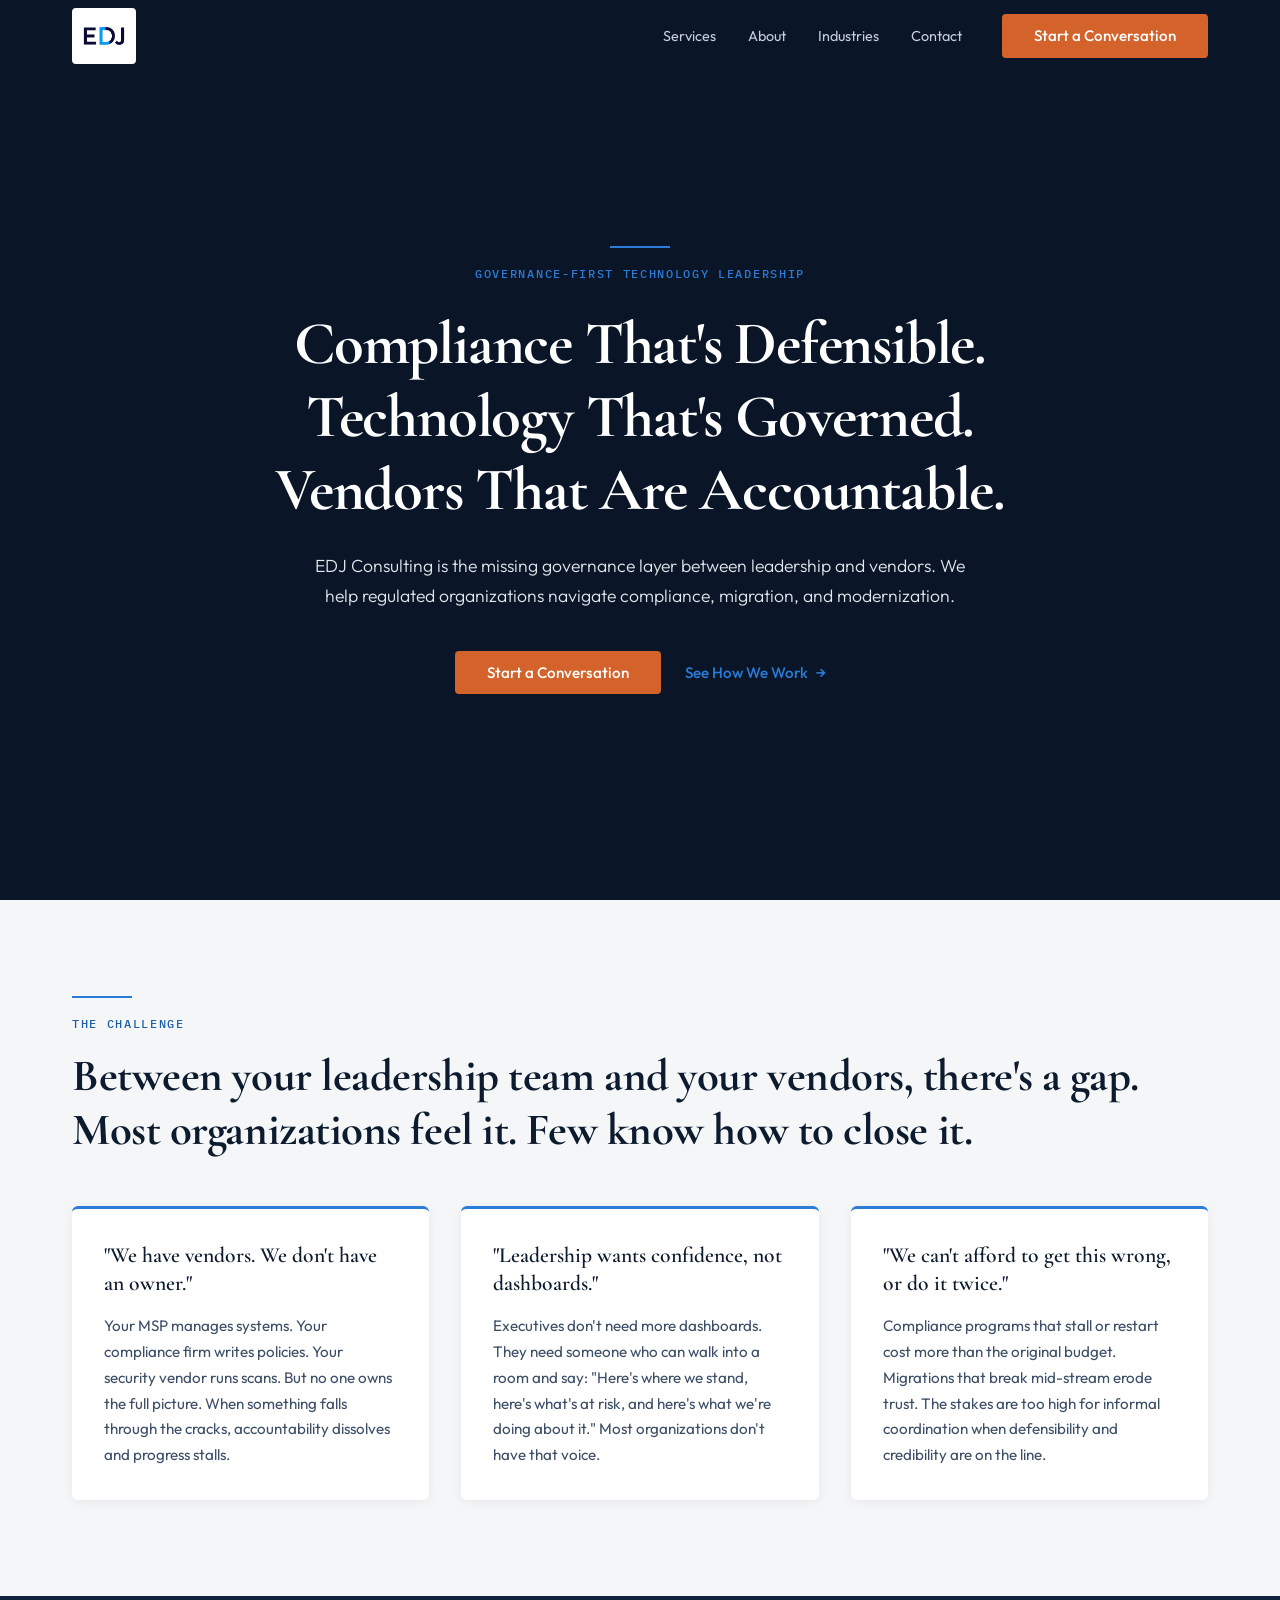
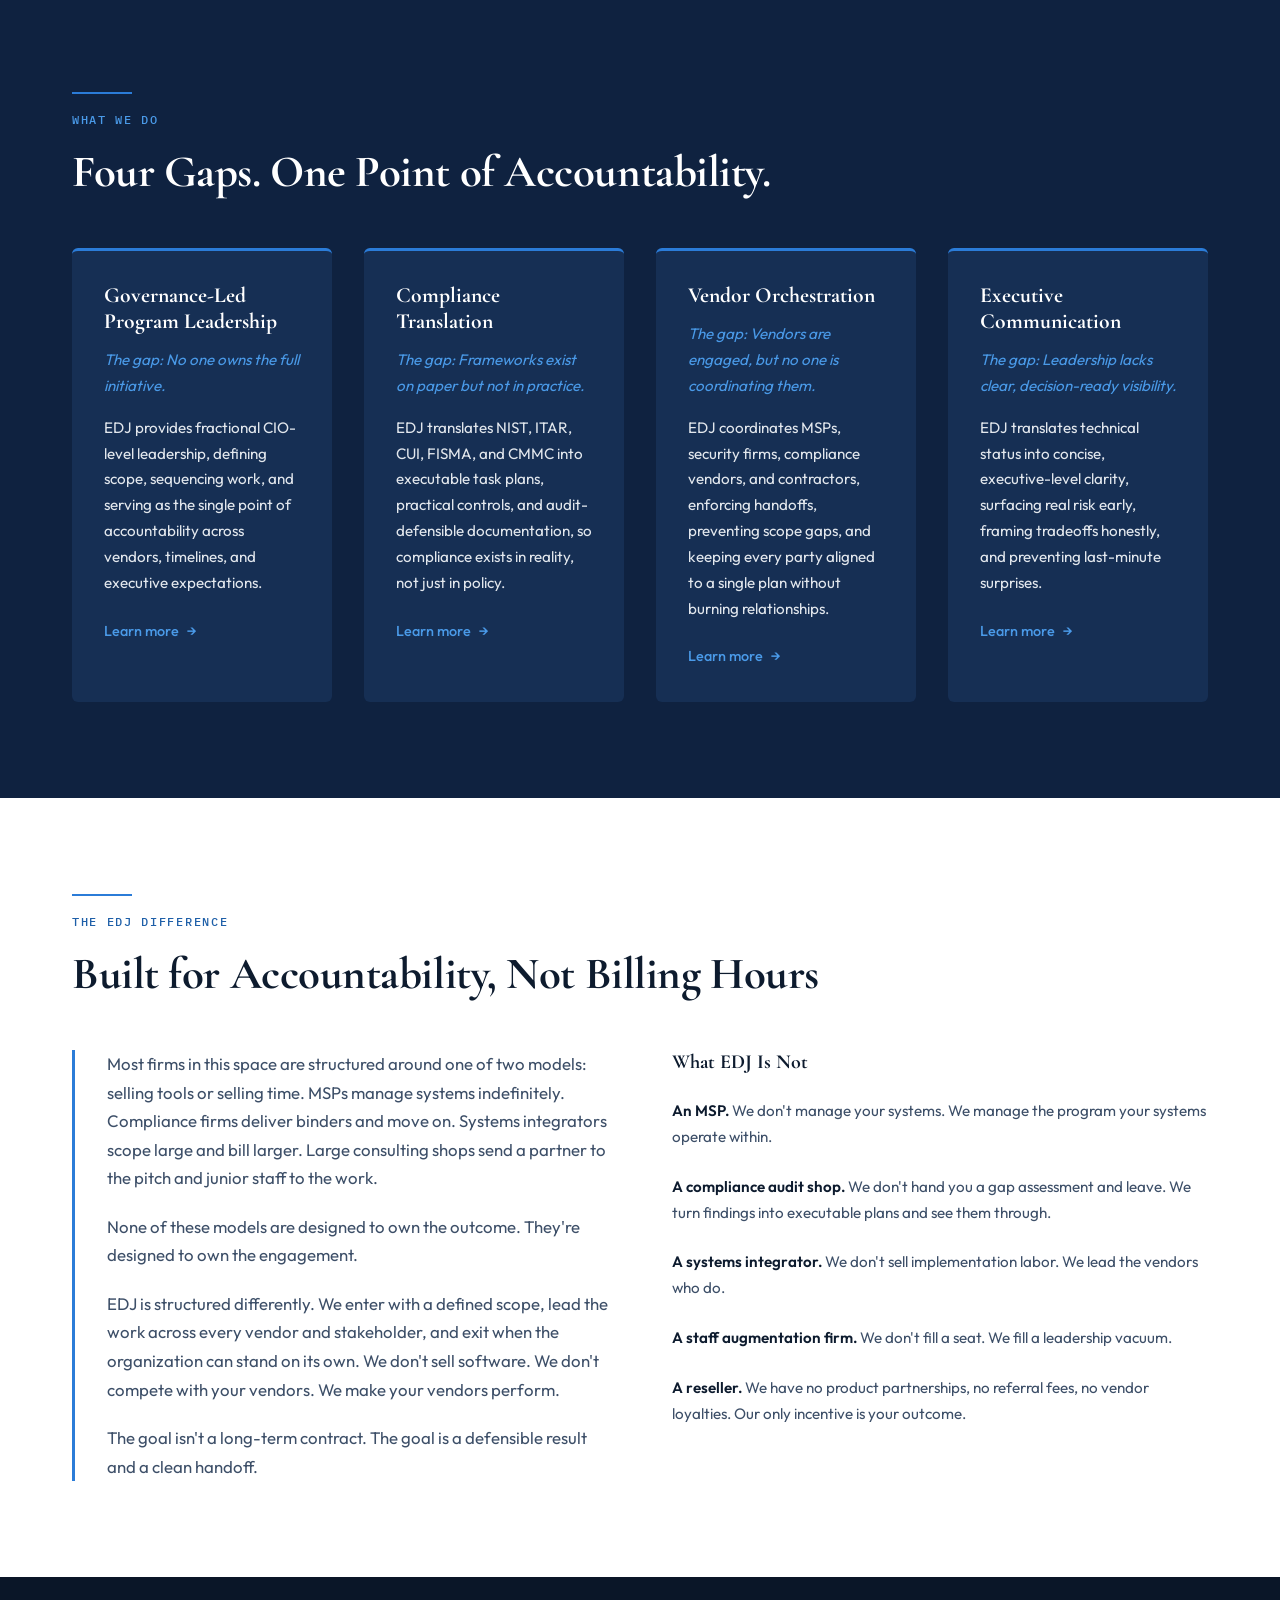
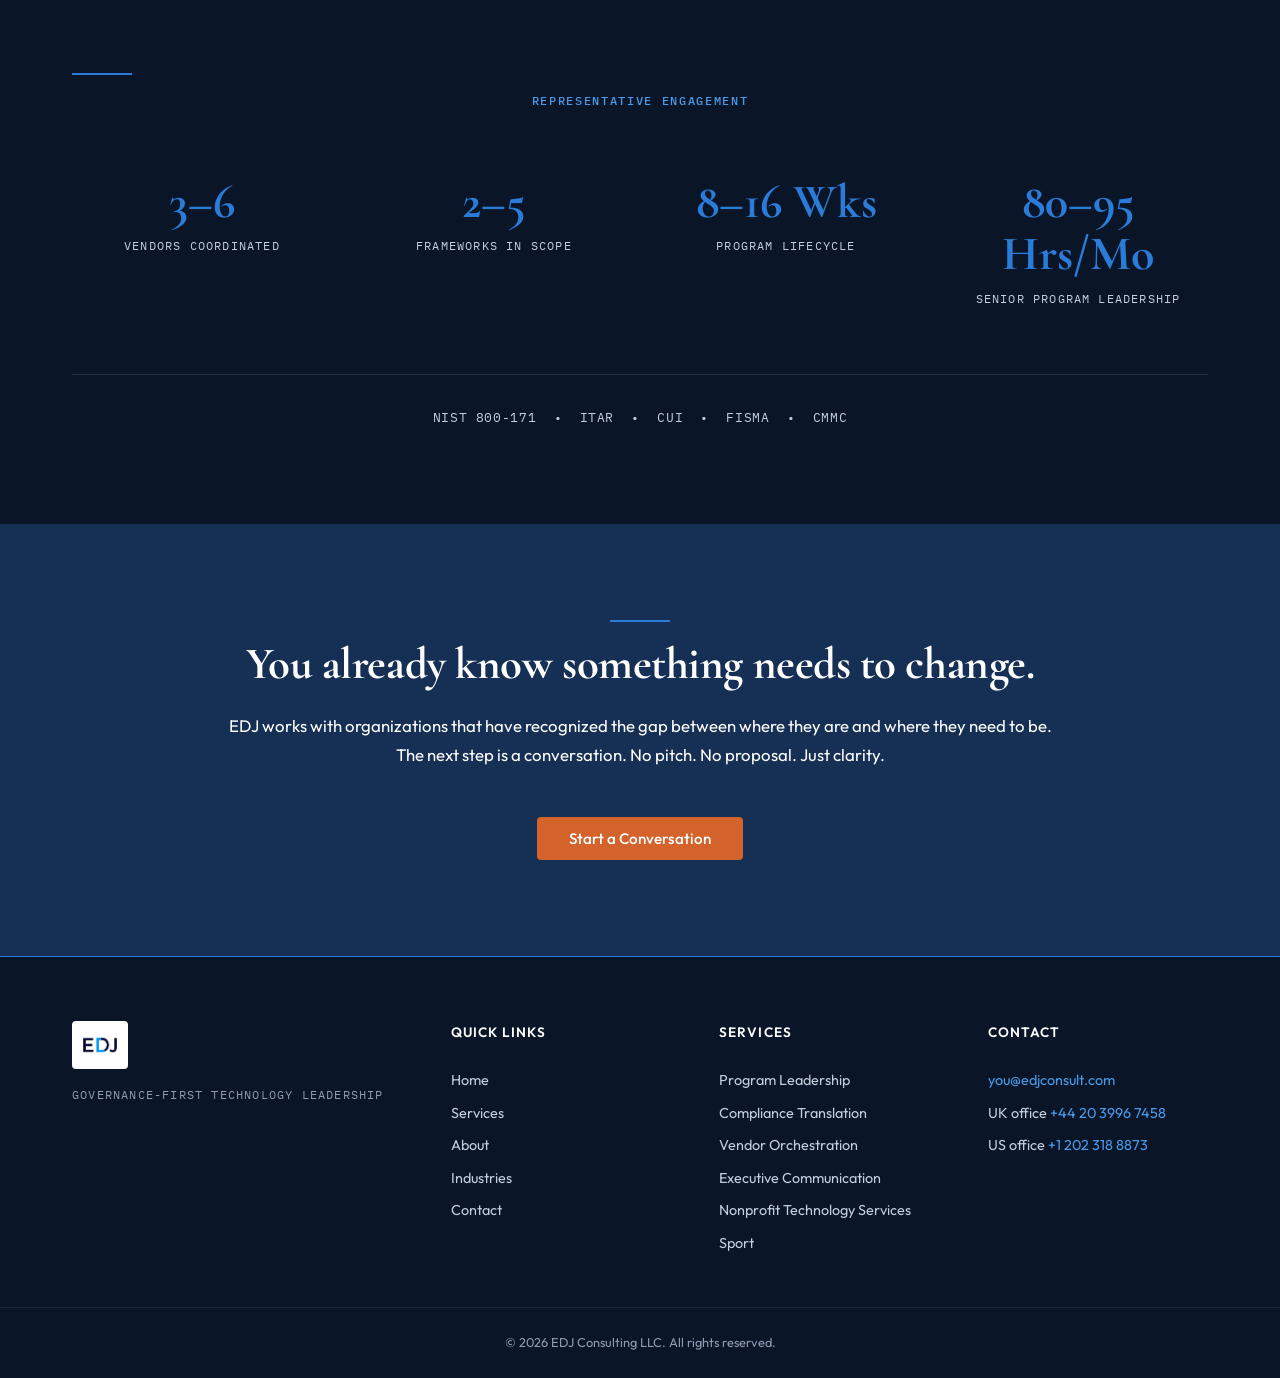
<file: index.html>
<!DOCTYPE html>
<html lang="en">
<head>
  <meta charset="UTF-8">
  <meta name="viewport" content="width=device-width, initial-scale=1.0">
  <title>EDJ Consulting | Governance-First Technology Leadership for Regulated Organizations</title>
  <meta name="description" content="EDJ Consulting provides fractional CIO and governance-first program leadership for government contractors and regulated organizations. NIST, ITAR, CUI, FISMA compliance without the full-time overhead.">

  <!-- Open Graph -->
  <meta property="og:title" content="EDJ Consulting | Governance-First Technology Leadership for Regulated Organizations">
  <meta property="og:description" content="EDJ Consulting provides fractional CIO and governance-first program leadership for government contractors and regulated organizations. NIST, ITAR, CUI, FISMA compliance without the full-time overhead.">
  <meta property="og:image" content="/img/og-image.jpg">
  <meta property="og:type" content="website">
  <meta property="og:url" content="https://edjconsult.com/">
  <meta name="twitter:card" content="summary_large_image">

  <!-- Fonts -->
  <link rel="preconnect" href="https://fonts.googleapis.com">
  <link rel="preconnect" href="https://fonts.gstatic.com" crossorigin>
  <link href="https://fonts.googleapis.com/css2?family=Cormorant+Garamond:wght@600;700&family=Outfit:wght@300;400;500;600;700&family=IBM+Plex+Mono:wght@400;500&display=swap" rel="stylesheet">

  <link rel="stylesheet" href="css/styles.css">

  <!-- Structured Data -->
  <script type="application/ld+json">
  {
    "@context": "https://schema.org",
    "@type": "Organization",
    "name": "EDJ Consulting",
    "description": "Governance-first technology advisory and program leadership firm for regulated organizations",
    "url": "https://edjconsult.com",
    "contactPoint": [
      {
        "@type": "ContactPoint",
        "contactType": "Sales",
        "email": "you@edjconsult.com",
        "telephone": "+442039967458",
        "areaServed": "GB"
      },
      {
        "@type": "ContactPoint",
        "contactType": "Sales",
        "email": "you@edjconsult.com",
        "telephone": "+12023188873",
        "areaServed": "US"
      }
    ],
    "areaServed": ["US", "GB"],
    "serviceType": ["Fractional CIO", "Technology Governance Consulting", "Compliance Program Management", "Vendor Orchestration", "NIST Compliance Consulting", "ITAR Compliance Consulting"]
  }
  </script>
</head>
<body>
  <a href="#main" class="skip-link">Skip to main content</a>

  <!-- Navigation -->
  <nav class="nav" role="navigation" aria-label="Main navigation">
    <div class="nav__inner">
      <a href="index.html" class="nav__logo" aria-label="EDJ Consulting Home">
        <img src="img/logo.svg" alt="EDJ Consulting">
      </a>
      <div class="nav__links">
        <a href="services.html" class="nav__link">Services</a>
        <a href="about.html" class="nav__link">About</a>
        <a href="industries.html" class="nav__link">Industries</a>
        <a href="contact.html" class="nav__link">Contact</a>
        <a href="contact.html" class="btn btn--primary nav__cta">Start a Conversation</a>
      </div>
      <button class="nav__hamburger" aria-label="Toggle menu" aria-expanded="false">
        <span class="nav__hamburger-line"></span>
        <span class="nav__hamburger-line"></span>
        <span class="nav__hamburger-line"></span>
      </button>
    </div>
    <div class="nav__overlay" aria-hidden="true">
      <a href="services.html" class="nav__overlay-link">Services</a>
      <a href="about.html" class="nav__overlay-link">About</a>
      <a href="industries.html" class="nav__overlay-link">Industries</a>
      <a href="contact.html" class="nav__overlay-link">Contact</a>
      <a href="contact.html" class="btn btn--primary nav__overlay-cta">Start a Conversation</a>
    </div>
  </nav>

  <main id="main">
    <!-- Hero -->
    <section class="hero">
      <div class="hero__content">
        <span class="label label--blue hero__label">Governance-First Technology Leadership</span>
        <h1>Compliance That's Defensible. Technology That's Governed. Vendors That Are Accountable.</h1>
        <p class="hero__subhead">EDJ Consulting is the missing governance layer between leadership and vendors. We help regulated organizations navigate compliance, migration, and modernization.</p>
        <div class="hero__actions">
          <a href="contact.html" class="btn btn--primary">Start a Conversation</a>
          <a href="services.html" class="btn btn--secondary">See How We Work</a>
        </div>
      </div>
    </section>

    <!-- The Challenge -->
    <section class="section bg-slate-100">
      <div class="container">
        <div class="reveal">
          <span class="label label--blue-dark">The Challenge</span>
          <h2>Between your leadership team and your vendors, there's a gap. Most organizations feel it. Few know how to close it.</h2>
        </div>
        <div class="grid grid--3" style="margin-top: 3rem;">
          <div class="card card--light reveal">
            <p class="card__quote">"We have vendors. We don't have an owner."</p>
            <p class="card__body">Your MSP manages systems. Your compliance firm writes policies. Your security vendor runs scans. But no one owns the full picture. When something falls through the cracks, accountability dissolves and progress stalls.</p>
          </div>
          <div class="card card--light reveal">
            <p class="card__quote">"Leadership wants confidence, not dashboards."</p>
            <p class="card__body">Executives don't need more dashboards. They need someone who can walk into a room and say: "Here's where we stand, here's what's at risk, and here's what we're doing about it." Most organizations don't have that voice.</p>
          </div>
          <div class="card card--light reveal">
            <p class="card__quote">"We can't afford to get this wrong, or do it twice."</p>
            <p class="card__body">Compliance programs that stall or restart cost more than the original budget. Migrations that break mid-stream erode trust. The stakes are too high for informal coordination when defensibility and credibility are on the line.</p>
          </div>
        </div>
      </div>
    </section>

    <!-- What We Do -->
    <section class="section bg-navy-800">
      <div class="container">
        <div class="reveal">
          <span class="label label--blue-light">What We Do</span>
          <h2 style="color: var(--white);">Four Gaps. One Point of Accountability.</h2>
        </div>
        <div class="grid grid--4" style="margin-top: 3rem;">
          <div class="card card--dark reveal">
            <h3 class="card__title">Governance-Led Program Leadership</h3>
            <p class="card__gap">The gap: No one owns the full initiative.</p>
            <p class="card__body">EDJ provides fractional CIO-level leadership, defining scope, sequencing work, and serving as the single point of accountability across vendors, timelines, and executive expectations.</p>
            <a href="services.html#pillar-1" class="card__link">Learn more</a>
          </div>
          <div class="card card--dark reveal">
            <h3 class="card__title">Compliance Translation</h3>
            <p class="card__gap">The gap: Frameworks exist on paper but not in practice.</p>
            <p class="card__body">EDJ translates NIST, ITAR, CUI, FISMA, and CMMC into executable task plans, practical controls, and audit-defensible documentation, so compliance exists in reality, not just in policy.</p>
            <a href="services.html#pillar-2" class="card__link">Learn more</a>
          </div>
          <div class="card card--dark reveal">
            <h3 class="card__title">Vendor Orchestration</h3>
            <p class="card__gap">The gap: Vendors are engaged, but no one is coordinating them.</p>
            <p class="card__body">EDJ coordinates MSPs, security firms, compliance vendors, and contractors, enforcing handoffs, preventing scope gaps, and keeping every party aligned to a single plan without burning relationships.</p>
            <a href="services.html#pillar-3" class="card__link">Learn more</a>
          </div>
          <div class="card card--dark reveal">
            <h3 class="card__title">Executive Communication</h3>
            <p class="card__gap">The gap: Leadership lacks clear, decision-ready visibility.</p>
            <p class="card__body">EDJ translates technical status into concise, executive-level clarity, surfacing real risk early, framing tradeoffs honestly, and preventing last-minute surprises.</p>
            <a href="services.html#pillar-4" class="card__link">Learn more</a>
          </div>
        </div>
      </div>
    </section>

    <!-- The EDJ Difference -->
    <section class="section bg-white">
      <div class="container">
        <div class="reveal">
          <span class="label label--blue-dark">The EDJ Difference</span>
          <h2>Built for Accountability, Not Billing Hours</h2>
        </div>
        <div class="difference reveal" style="margin-top: 3rem;">
          <div class="difference__prose">
            <p>Most firms in this space are structured around one of two models: selling tools or selling time. MSPs manage systems indefinitely. Compliance firms deliver binders and move on. Systems integrators scope large and bill larger. Large consulting shops send a partner to the pitch and junior staff to the work.</p>
            <p>None of these models are designed to own the outcome. They're designed to own the engagement.</p>
            <p>EDJ is structured differently. We enter with a defined scope, lead the work across every vendor and stakeholder, and exit when the organization can stand on its own. We don't sell software. We don't compete with your vendors. We make your vendors perform.</p>
            <p>The goal isn't a long-term contract. The goal is a defensible result and a clean handoff.</p>
          </div>
          <div>
            <h3 style="font-size: 1.25rem; margin-bottom: 1.5rem; color: var(--text-primary);">What EDJ Is Not</h3>
            <div class="difference__list">
              <p class="difference__item"><strong>An MSP.</strong> We don't manage your systems. We manage the program your systems operate within.</p>
              <p class="difference__item"><strong>A compliance audit shop.</strong> We don't hand you a gap assessment and leave. We turn findings into executable plans and see them through.</p>
              <p class="difference__item"><strong>A systems integrator.</strong> We don't sell implementation labor. We lead the vendors who do.</p>
              <p class="difference__item"><strong>A staff augmentation firm.</strong> We don't fill a seat. We fill a leadership vacuum.</p>
              <p class="difference__item"><strong>A reseller.</strong> We have no product partnerships, no referral fees, no vendor loyalties. Our only incentive is your outcome.</p>
            </div>
          </div>
        </div>
      </div>
    </section>

    <!-- Representative Engagement -->
    <section class="section bg-navy-900">
      <div class="container">
        <div class="reveal" style="text-align: center;">
          <span class="label label--blue-light">Representative Engagement</span>
        </div>
        <div class="stats reveal">
          <div class="stat">
            <div class="stat__value">3&ndash;6</div>
            <div class="stat__label">Vendors Coordinated</div>
          </div>
          <div class="stat">
            <div class="stat__value">2&ndash;5</div>
            <div class="stat__label">Frameworks in Scope</div>
          </div>
          <div class="stat">
            <div class="stat__value">8&ndash;16 Wks</div>
            <div class="stat__label">Program Lifecycle</div>
          </div>
          <div class="stat">
            <div class="stat__value">80&ndash;95 Hrs/Mo</div>
            <div class="stat__label">Senior Program Leadership</div>
          </div>
        </div>
        <div class="frameworks reveal">
          NIST 800-171 &nbsp;&bull;&nbsp; ITAR &nbsp;&bull;&nbsp; CUI &nbsp;&bull;&nbsp; FISMA &nbsp;&bull;&nbsp; CMMC
        </div>
      </div>
    </section>

    <!-- CTA Section -->
    <section class="cta-section">
      <div class="container">
        <div class="reveal">
          <span class="label label--blue-light" style="text-align: center;"></span>
          <h2>You already know something needs to change.</h2>
          <p class="cta-section__body">EDJ works with organizations that have recognized the gap between where they are and where they need to be.<br>The next step is a conversation. No pitch. No proposal. Just clarity.</p>
          <a href="contact.html" class="btn btn--primary">Start a Conversation</a>
        </div>
      </div>
    </section>
  </main>

  <!-- Footer -->
  <footer class="footer">
    <div class="container">
      <div class="footer__grid">
        <div>
          <a href="index.html" class="footer__logo" aria-label="EDJ Consulting Home">
            <img src="img/logo.svg" alt="EDJ Consulting">
          </a>
          <p class="footer__brand-tagline">Governance-First Technology Leadership</p>
        </div>
        <div>
          <p class="footer__heading">Quick Links</p>
          <a href="index.html" class="footer__link">Home</a>
          <a href="services.html" class="footer__link">Services</a>
          <a href="about.html" class="footer__link">About</a>
          <a href="industries.html" class="footer__link">Industries</a>
          <a href="contact.html" class="footer__link">Contact</a>
        </div>
        <div>
          <p class="footer__heading">Services</p>
          <a href="services.html#pillar-1" class="footer__link">Program Leadership</a>
          <a href="services.html#pillar-2" class="footer__link">Compliance Translation</a>
          <a href="services.html#pillar-3" class="footer__link">Vendor Orchestration</a>
          <a href="services.html#pillar-4" class="footer__link">Executive Communication</a>
          <a href="nonprofits.html" class="footer__link">Nonprofit Technology Services</a>
          <a href="/sport" class="footer__link">Sport</a>
        </div>
        <div>
          <p class="footer__heading">Contact</p>
          <p class="footer__contact-item"><a href="mailto:you@edjconsult.com">you@edjconsult.com</a></p>
          <p class="footer__contact-item">UK office <a href="tel:+442039967458">+44 20 3996 7458</a></p>
          <p class="footer__contact-item">US office <a href="tel:+12023188873">+1 202 318 8873</a></p>
        </div>
      </div>
    </div>
    <div class="footer__bottom">
      <div class="container">
        &copy; 2026 EDJ Consulting LLC. All rights reserved.
      </div>
    </div>
  </footer>

  <script src="js/main.js"></script>
</body>
</html>
</file>
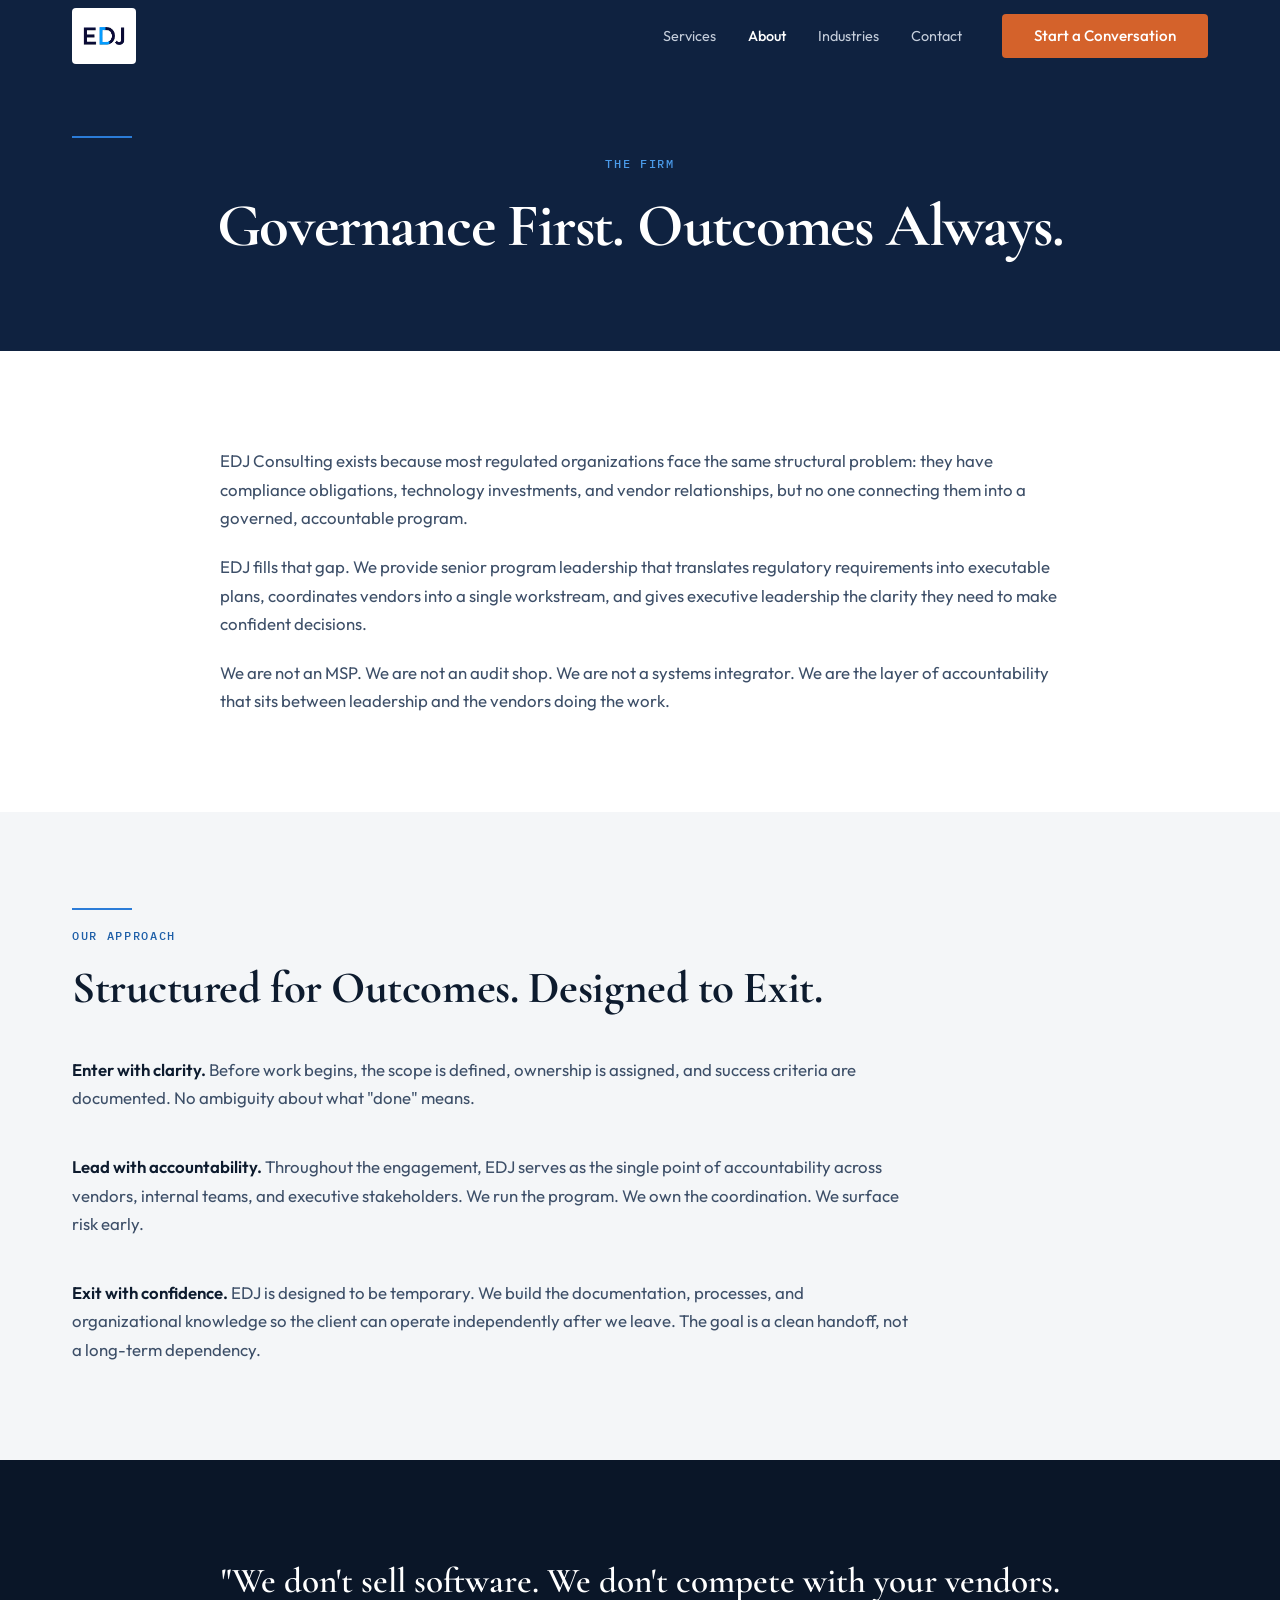
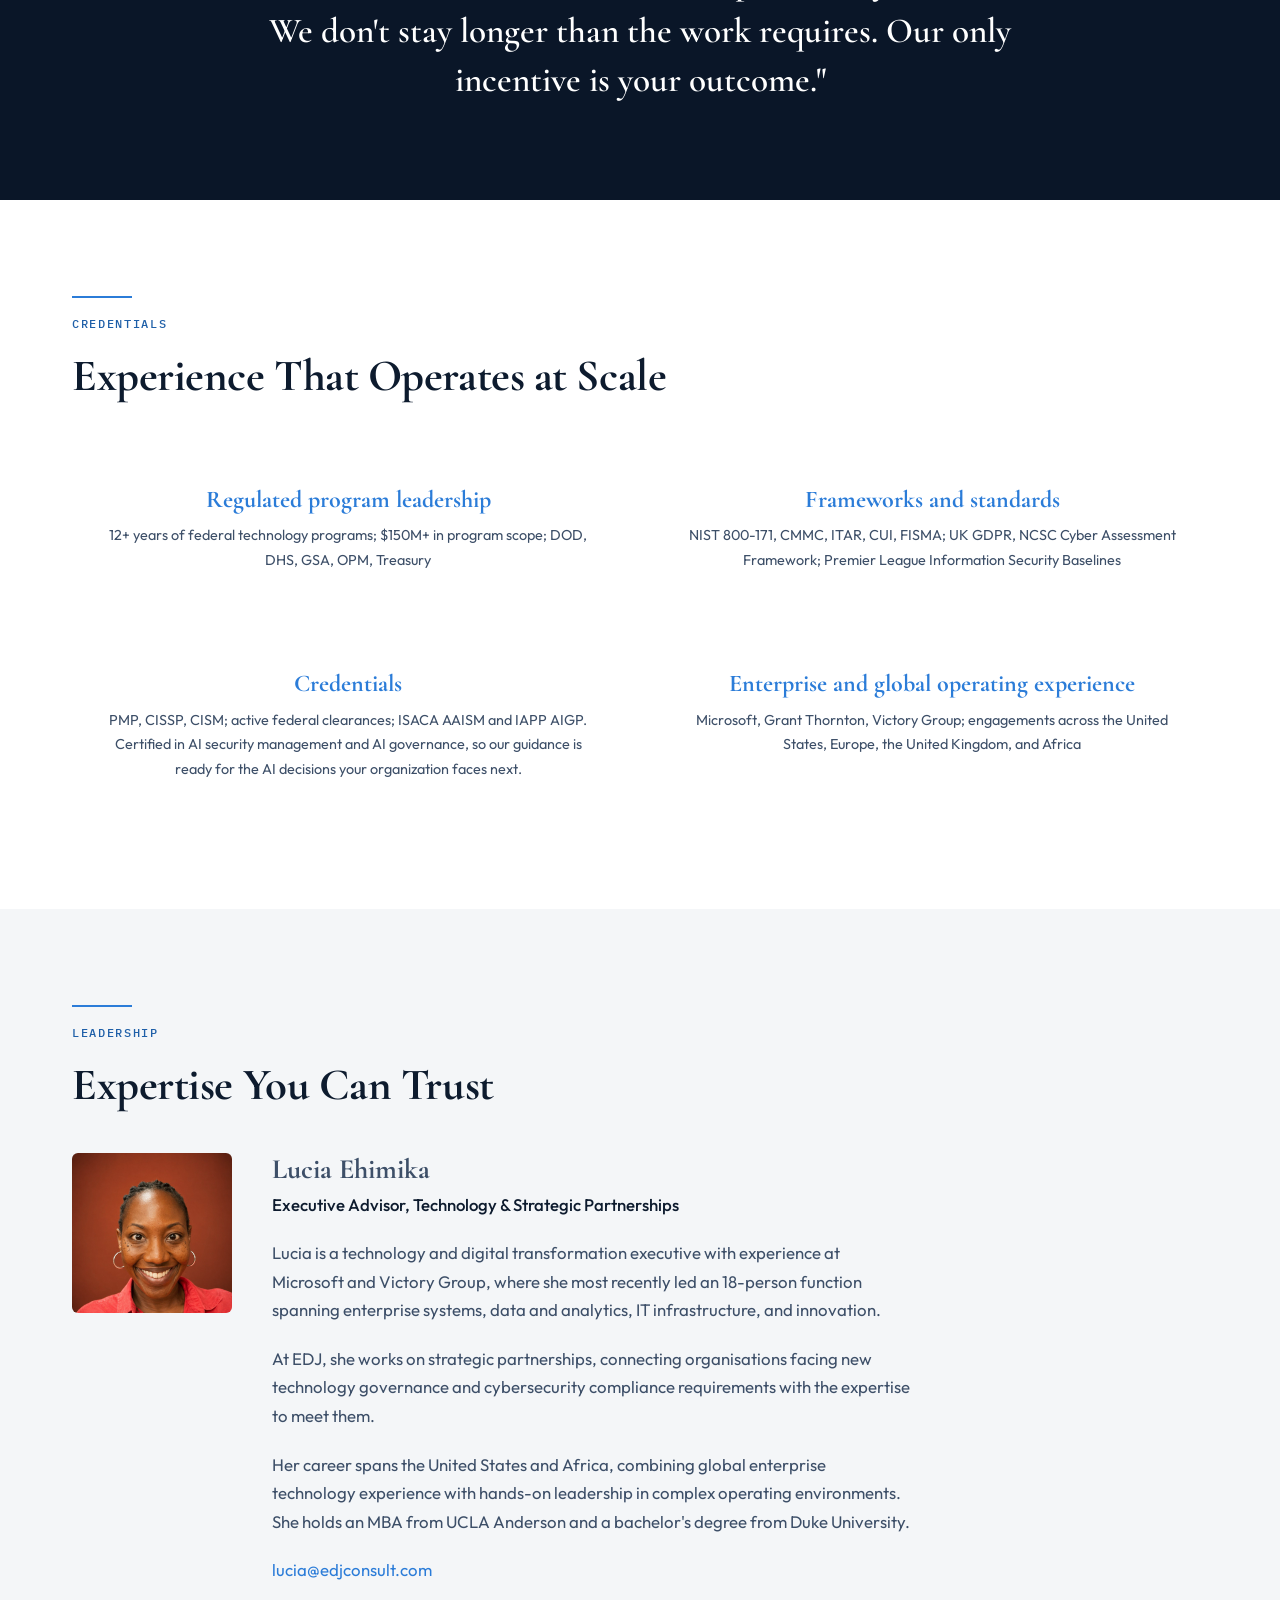
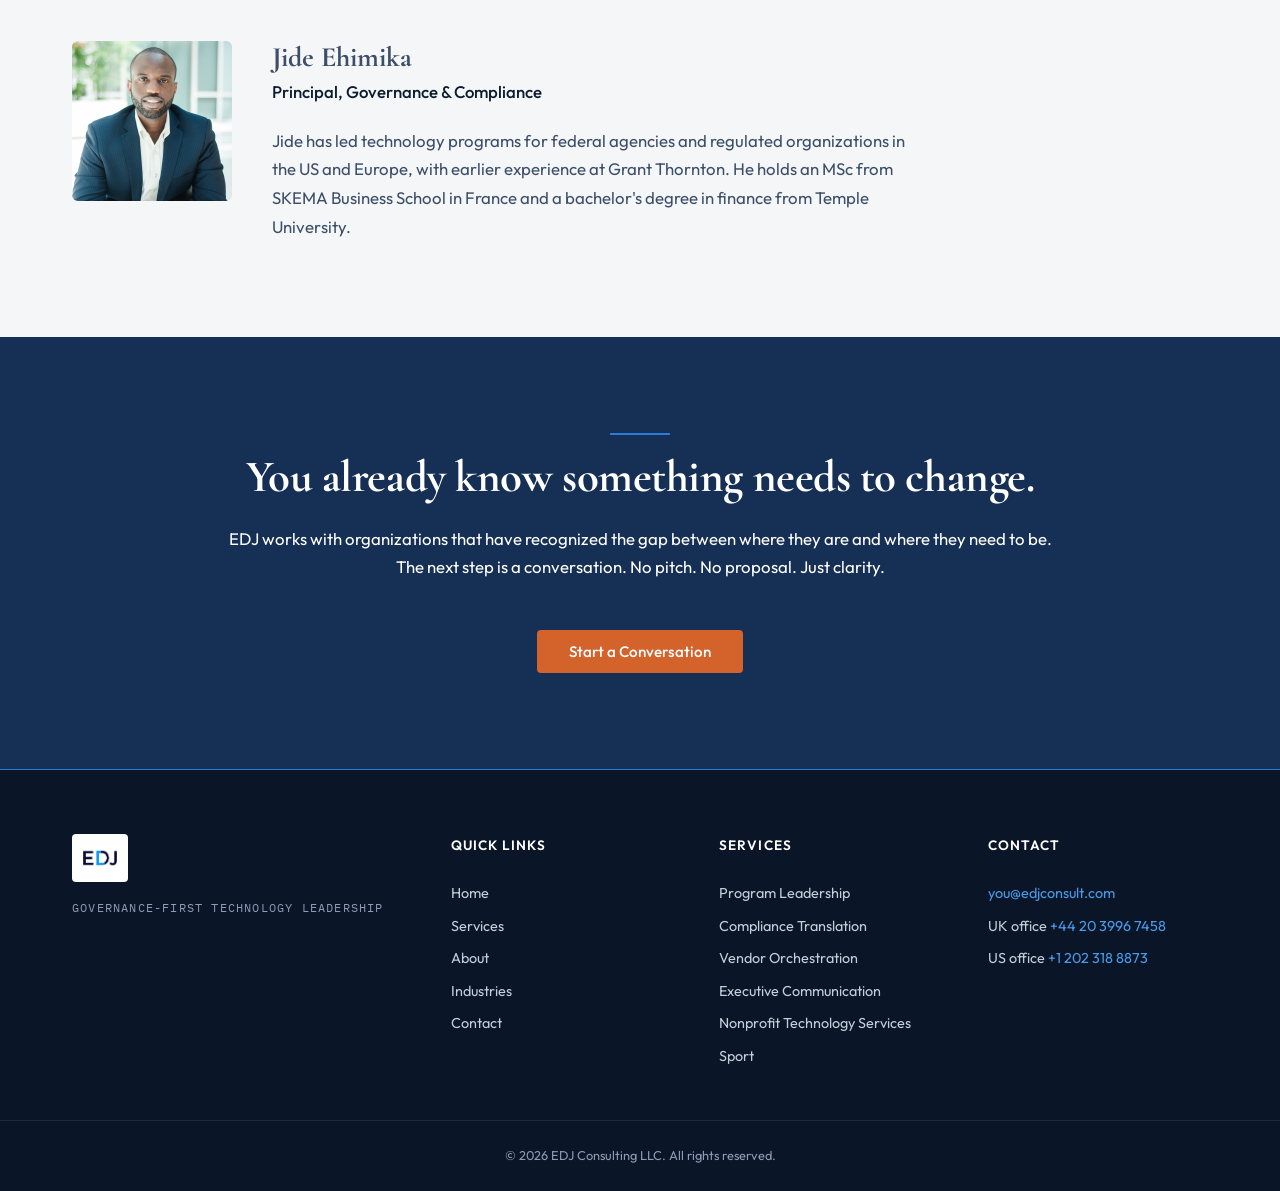
<file: about.html>
<!DOCTYPE html>
<html lang="en">
<head>
  <meta charset="UTF-8">
  <meta name="viewport" content="width=device-width, initial-scale=1.0">
  <title>About EDJ Consulting | Governance-First Technology Advisory Firm</title>
  <meta name="description" content="EDJ Consulting is a vendor-agnostic technology advisory firm that sits between leadership and vendors, providing accountability, coordination, and compliance leadership for regulated organizations.">

  <!-- Open Graph -->
  <meta property="og:title" content="About EDJ Consulting | Governance-First Technology Advisory Firm">
  <meta property="og:description" content="EDJ Consulting is a vendor-agnostic technology advisory firm that sits between leadership and vendors, providing accountability, coordination, and compliance leadership for regulated organizations.">
  <meta property="og:image" content="/img/og-image.jpg">
  <meta property="og:type" content="website">
  <meta property="og:url" content="https://edjconsult.com/about.html">
  <meta name="twitter:card" content="summary_large_image">

  <!-- Fonts -->
  <link rel="preconnect" href="https://fonts.googleapis.com">
  <link rel="preconnect" href="https://fonts.gstatic.com" crossorigin>
  <link href="https://fonts.googleapis.com/css2?family=Cormorant+Garamond:wght@600;700&family=Outfit:wght@300;400;500;600;700&family=IBM+Plex+Mono:wght@400;500&display=swap" rel="stylesheet">

  <link rel="stylesheet" href="css/styles.css">

  <!-- Structured Data -->
  <script type="application/ld+json">
  {
    "@context": "https://schema.org",
    "@type": "ProfessionalService",
    "name": "EDJ Consulting",
    "description": "Governance-first technology advisory and program leadership for regulated organizations",
    "priceRange": "$$$$",
    "areaServed": { "@type": "Country", "name": "United States" },
    "knowsAbout": ["NIST 800-171", "ITAR Compliance", "CUI Protection", "FISMA", "CMMC", "Federal Technology Modernization"]
  }
  </script>
  <script type="application/ld+json">
  {
    "@context": "https://schema.org",
    "@type": "Person",
    "name": "Lucia Ehimika",
    "jobTitle": "Executive Advisor, Technology & Strategic Partnerships",
    "email": "lucia@edjconsult.com",
    "image": "https://edjconsult.com/img/lucia-ehimika.jpg",
    "url": "https://edjconsult.com/about.html#leadership",
    "worksFor": {
      "@type": "Organization",
      "name": "EDJ Consulting",
      "url": "https://edjconsult.com"
    }
  }
  </script>
  <script type="application/ld+json">
  {
    "@context": "https://schema.org",
    "@type": "Person",
    "name": "Jide Ehimika",
    "jobTitle": "Principal, Governance & Compliance",
    "worksFor": {
      "@type": "Organization",
      "name": "EDJ Consulting",
      "url": "https://edjconsult.com"
    }
  }
  </script>
</head>
<body>
  <a href="#main" class="skip-link">Skip to main content</a>

  <!-- Navigation -->
  <nav class="nav" role="navigation" aria-label="Main navigation">
    <div class="nav__inner">
      <a href="index.html" class="nav__logo" aria-label="EDJ Consulting Home">
        <img src="img/logo.svg" alt="EDJ Consulting">
      </a>
      <div class="nav__links">
        <a href="services.html" class="nav__link">Services</a>
        <a href="about.html" class="nav__link nav__link--active">About</a>
        <a href="industries.html" class="nav__link">Industries</a>
        <a href="contact.html" class="nav__link">Contact</a>
        <a href="contact.html" class="btn btn--primary nav__cta">Start a Conversation</a>
      </div>
      <button class="nav__hamburger" aria-label="Toggle menu" aria-expanded="false">
        <span class="nav__hamburger-line"></span>
        <span class="nav__hamburger-line"></span>
        <span class="nav__hamburger-line"></span>
      </button>
    </div>
    <div class="nav__overlay" aria-hidden="true">
      <a href="services.html" class="nav__overlay-link">Services</a>
      <a href="about.html" class="nav__overlay-link">About</a>
      <a href="industries.html" class="nav__overlay-link">Industries</a>
      <a href="contact.html" class="nav__overlay-link">Contact</a>
      <a href="contact.html" class="btn btn--primary nav__overlay-cta">Start a Conversation</a>
    </div>
  </nav>

  <main id="main">
    <!-- Page Header -->
    <header class="page-header">
      <div class="container">
        <span class="label label--blue-light">The Firm</span>
        <h1>Governance First. Outcomes Always.</h1>
      </div>
    </header>

    <!-- What EDJ Is -->
    <section class="section bg-white">
      <div class="container">
        <div class="about-what reveal">
          <p>EDJ Consulting exists because most regulated organizations face the same structural problem: they have compliance obligations, technology investments, and vendor relationships, but no one connecting them into a governed, accountable program.</p>
          <p>EDJ fills that gap. We provide senior program leadership that translates regulatory requirements into executable plans, coordinates vendors into a single workstream, and gives executive leadership the clarity they need to make confident decisions.</p>
          <p>We are not an MSP. We are not an audit shop. We are not a systems integrator. We are the layer of accountability that sits between leadership and the vendors doing the work.</p>
        </div>
      </div>
    </section>

    <!-- Our Approach -->
    <section class="section bg-slate-100">
      <div class="container">
        <div class="reveal">
          <span class="label label--blue-dark">Our Approach</span>
          <h2>Structured for Outcomes. Designed to Exit.</h2>
        </div>
        <div class="approach__items reveal" style="margin-top: 2.5rem;">
          <p class="approach__item"><strong>Enter with clarity.</strong> Before work begins, the scope is defined, ownership is assigned, and success criteria are documented. No ambiguity about what "done" means.</p>
          <p class="approach__item"><strong>Lead with accountability.</strong> Throughout the engagement, EDJ serves as the single point of accountability across vendors, internal teams, and executive stakeholders. We run the program. We own the coordination. We surface risk early.</p>
          <p class="approach__item"><strong>Exit with confidence.</strong> EDJ is designed to be temporary. We build the documentation, processes, and organizational knowledge so the client can operate independently after we leave. The goal is a clean handoff, not a long-term dependency.</p>
        </div>
      </div>
    </section>

    <!-- Pull Quote -->
    <section class="pull-quote">
      <div class="container">
        <p class="pull-quote__text reveal">"We don't sell software. We don't compete with your vendors. We don't stay longer than the work requires. Our only incentive is your outcome."</p>
      </div>
    </section>

    <!-- Credentials -->
    <section class="section bg-white">
      <div class="container">
        <div class="reveal">
          <span class="label label--blue-dark">Credentials</span>
          <h2>Experience That Operates at Scale</h2>
        </div>
        <div class="credentials__grid credentials__grid--four reveal" style="margin-top: 3rem;">
          <div class="credential">
            <p class="credential__value">Regulated program leadership</p>
            <p class="credential__desc">12+ years of federal technology programs; $150M+ in program scope; DOD, DHS, GSA, OPM, Treasury</p>
          </div>
          <div class="credential">
            <p class="credential__value">Frameworks and standards</p>
            <p class="credential__desc">NIST 800-171, CMMC, ITAR, CUI, FISMA; UK GDPR, NCSC Cyber Assessment Framework; Premier League Information Security Baselines</p>
          </div>
          <div class="credential">
            <p class="credential__value">Credentials</p>
            <p class="credential__desc">PMP, CISSP, CISM; active federal clearances; ISACA AAISM and IAPP AIGP.<br>Certified in AI security management and AI governance, so our guidance is ready for the AI decisions your organization faces next.</p>
          </div>
          <div class="credential">
            <p class="credential__value">Enterprise and global operating experience</p>
            <p class="credential__desc">Microsoft, Grant Thornton, Victory Group; engagements across the United States, Europe, the United Kingdom, and Africa</p>
          </div>
        </div>
      </div>
    </section>

    <!-- Leadership -->
    <section class="section bg-slate-100" id="leadership">
      <div class="container">
        <div class="reveal">
          <span class="label label--blue-dark">Leadership</span>
          <h2>Expertise You Can Trust</h2>
        </div>
        <div class="leader-list reveal" style="margin-top: 2.5rem;">
          <div class="leader">
            <img src="img/lucia-ehimika.jpg" alt="Lucia Ehimika" width="640" height="640" loading="lazy" class="leader__photo">
            <div class="leader__body">
              <h3 class="leader__name">Lucia Ehimika</h3>
              <p class="leader__title">Executive Advisor, Technology &amp; Strategic Partnerships</p>
              <p>Lucia is a technology and digital transformation executive with experience at Microsoft and Victory Group, where she most recently led an 18-person function spanning enterprise systems, data and analytics, IT infrastructure, and innovation.</p>
              <p>At EDJ, she works on strategic partnerships, connecting organisations facing new technology governance and cybersecurity compliance requirements with the expertise to meet them.</p>
              <p>Her career spans the United States and Africa, combining global enterprise technology experience with hands-on leadership in complex operating environments. She holds an MBA from UCLA Anderson and a bachelor's degree from Duke University.</p>
              <p class="leader__contact"><a href="mailto:lucia@edjconsult.com">lucia@edjconsult.com</a></p>
            </div>
          </div>
          <div class="leader">
            <img src="img/jide-ehimika.jpg" alt="Jide Ehimika" width="640" height="640" loading="lazy" class="leader__photo">
            <div class="leader__body">
              <h3 class="leader__name">Jide Ehimika</h3>
              <p class="leader__title">Principal, Governance &amp; Compliance</p>
              <p>Jide has led technology programs for federal agencies and regulated organizations in the US and Europe, with earlier experience at Grant Thornton. He holds an MSc from SKEMA Business School in France and a bachelor's degree in finance from Temple University.</p>
            </div>
          </div>
        </div>
      </div>
    </section>

    <!-- CTA Section -->
    <section class="cta-section">
      <div class="container">
        <div class="reveal">
          <span class="label label--blue-light" style="text-align: center;"></span>
          <h2>You already know something needs to change.</h2>
          <p class="cta-section__body">EDJ works with organizations that have recognized the gap between where they are and where they need to be.<br>The next step is a conversation. No pitch. No proposal. Just clarity.</p>
          <a href="contact.html" class="btn btn--primary">Start a Conversation</a>
        </div>
      </div>
    </section>
  </main>

  <!-- Footer -->
  <footer class="footer">
    <div class="container">
      <div class="footer__grid">
        <div>
          <a href="index.html" class="footer__logo" aria-label="EDJ Consulting Home">
            <img src="img/logo.svg" alt="EDJ Consulting">
          </a>
          <p class="footer__brand-tagline">Governance-First Technology Leadership</p>
        </div>
        <div>
          <p class="footer__heading">Quick Links</p>
          <a href="index.html" class="footer__link">Home</a>
          <a href="services.html" class="footer__link">Services</a>
          <a href="about.html" class="footer__link">About</a>
          <a href="industries.html" class="footer__link">Industries</a>
          <a href="contact.html" class="footer__link">Contact</a>
        </div>
        <div>
          <p class="footer__heading">Services</p>
          <a href="services.html#pillar-1" class="footer__link">Program Leadership</a>
          <a href="services.html#pillar-2" class="footer__link">Compliance Translation</a>
          <a href="services.html#pillar-3" class="footer__link">Vendor Orchestration</a>
          <a href="services.html#pillar-4" class="footer__link">Executive Communication</a>
          <a href="nonprofits.html" class="footer__link">Nonprofit Technology Services</a>
          <a href="/sport" class="footer__link">Sport</a>
        </div>
        <div>
          <p class="footer__heading">Contact</p>
          <p class="footer__contact-item"><a href="mailto:you@edjconsult.com">you@edjconsult.com</a></p>
          <p class="footer__contact-item">UK office <a href="tel:+442039967458">+44 20 3996 7458</a></p>
          <p class="footer__contact-item">US office <a href="tel:+12023188873">+1 202 318 8873</a></p>
        </div>
      </div>
    </div>
    <div class="footer__bottom">
      <div class="container">
        &copy; 2026 EDJ Consulting LLC. All rights reserved.
      </div>
    </div>
  </footer>

  <script src="js/main.js"></script>
</body>
</html>
</file>
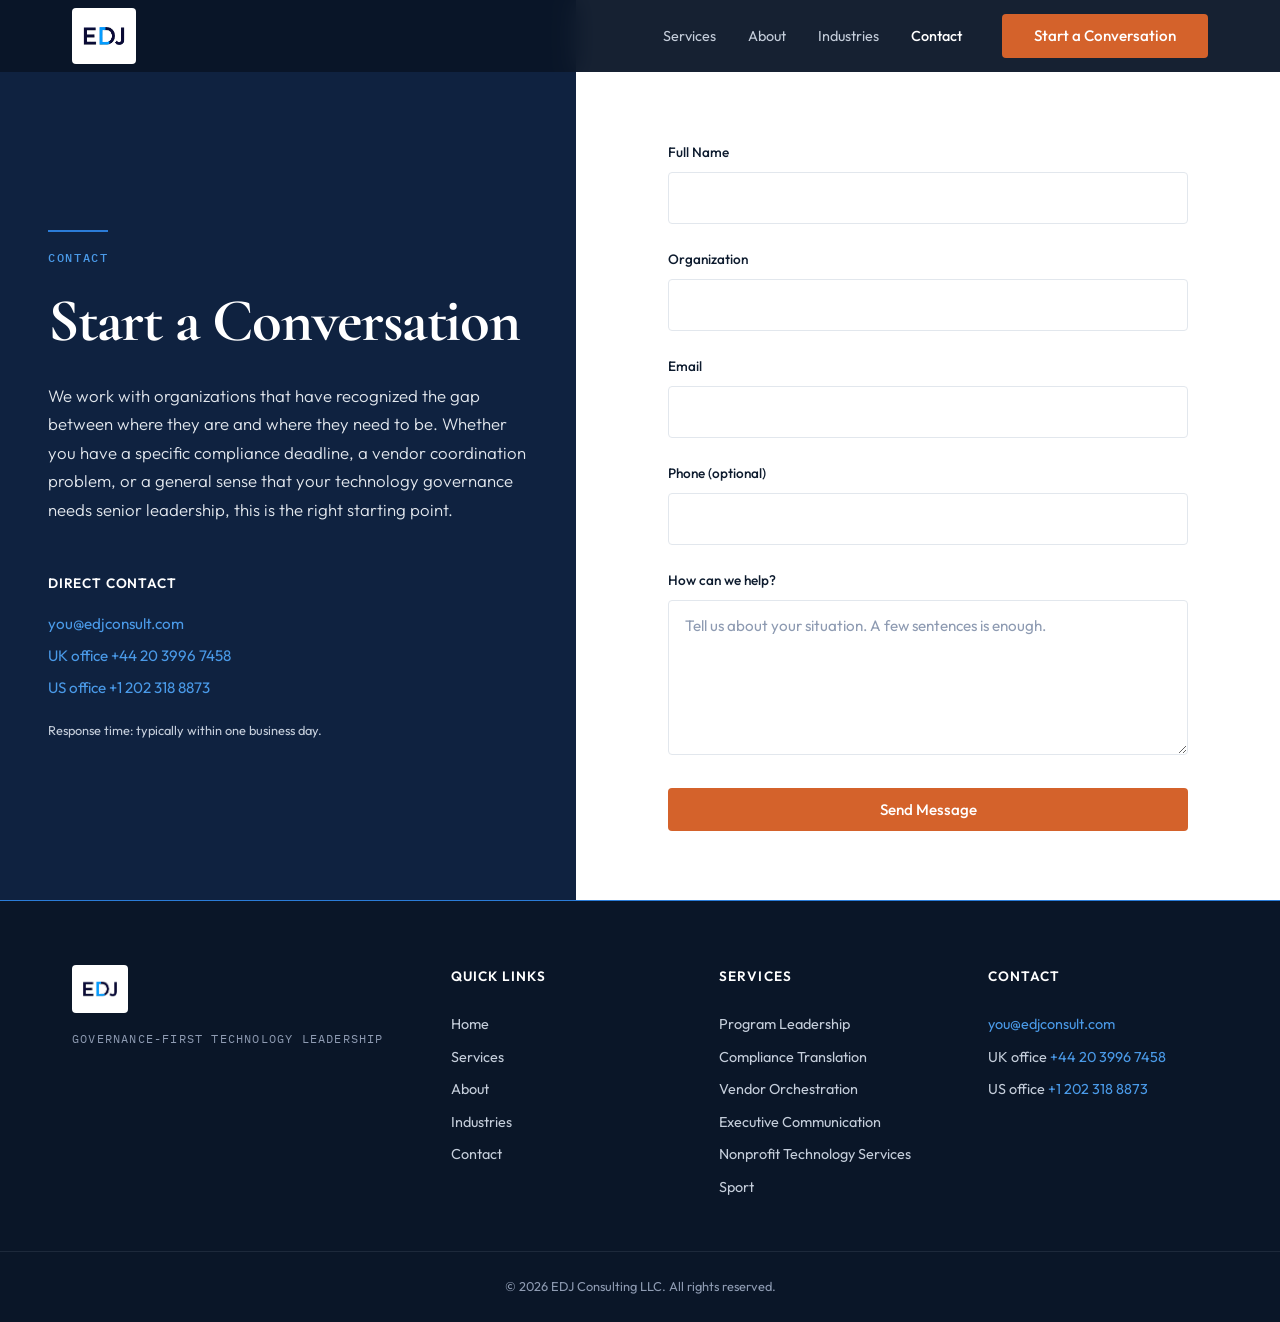
<file: contact.html>
<!DOCTYPE html>
<html lang="en">
<head>
  <meta charset="UTF-8">
  <meta name="viewport" content="width=device-width, initial-scale=1.0">
  <title>Contact EDJ Consulting | Start a Conversation About Your Compliance Needs</title>
  <meta name="description" content="Contact EDJ Consulting to discuss governance-first technology leadership, compliance program management, or vendor orchestration for your regulated organization.">

  <!-- Open Graph -->
  <meta property="og:title" content="Contact EDJ Consulting | Start a Conversation About Your Compliance Needs">
  <meta property="og:description" content="Contact EDJ Consulting to discuss governance-first technology leadership, compliance program management, or vendor orchestration for your regulated organization.">
  <meta property="og:image" content="/img/og-image.jpg">
  <meta property="og:type" content="website">
  <meta property="og:url" content="https://edjconsult.com/contact.html">
  <meta name="twitter:card" content="summary_large_image">

  <!-- Fonts -->
  <link rel="preconnect" href="https://fonts.googleapis.com">
  <link rel="preconnect" href="https://fonts.gstatic.com" crossorigin>
  <link href="https://fonts.googleapis.com/css2?family=Cormorant+Garamond:wght@600;700&family=Outfit:wght@300;400;500;600;700&family=IBM+Plex+Mono:wght@400;500&display=swap" rel="stylesheet">

  <link rel="stylesheet" href="css/styles.css">
</head>
<body>
  <a href="#main" class="skip-link">Skip to main content</a>

  <!-- Navigation -->
  <nav class="nav nav--fixed-dark" role="navigation" aria-label="Main navigation">
    <div class="nav__inner">
      <a href="index.html" class="nav__logo" aria-label="EDJ Consulting Home">
        <img src="img/logo.svg" alt="EDJ Consulting">
      </a>
      <div class="nav__links">
        <a href="services.html" class="nav__link">Services</a>
        <a href="about.html" class="nav__link">About</a>
        <a href="industries.html" class="nav__link">Industries</a>
        <a href="contact.html" class="nav__link nav__link--active">Contact</a>
        <a href="contact.html" class="btn btn--primary nav__cta">Start a Conversation</a>
      </div>
      <button class="nav__hamburger" aria-label="Toggle menu" aria-expanded="false">
        <span class="nav__hamburger-line"></span>
        <span class="nav__hamburger-line"></span>
        <span class="nav__hamburger-line"></span>
      </button>
    </div>
    <div class="nav__overlay" aria-hidden="true">
      <a href="services.html" class="nav__overlay-link">Services</a>
      <a href="about.html" class="nav__overlay-link">About</a>
      <a href="industries.html" class="nav__overlay-link">Industries</a>
      <a href="contact.html" class="nav__overlay-link">Contact</a>
      <a href="contact.html" class="btn btn--primary nav__overlay-cta">Start a Conversation</a>
    </div>
  </nav>

  <main id="main">
    <div class="contact-split">
      <!-- Left Side -->
      <div class="contact-left">
        <span class="label label--blue-light">Contact</span>
        <h1>Start a Conversation</h1>
        <p class="contact-left__body">We work with organizations that have recognized the gap between where they are and where they need to be. Whether you have a specific compliance deadline, a vendor coordination problem, or a general sense that your technology governance needs senior leadership, this is the right starting point.</p>

        <div>
          <p class="contact-left__direct-heading">Direct Contact</p>
          <a href="mailto:you@edjconsult.com" class="contact-left__link">you@edjconsult.com</a>
          <a href="tel:+442039967458" class="contact-left__link">UK office +44 20 3996 7458</a>
          <a href="tel:+12023188873" class="contact-left__link">US office +1 202 318 8873</a>
          <p class="contact-left__note">Response time: typically within one business day.</p>
        </div>
      </div>

      <!-- Right Side -->
      <div class="contact-right">
        <div id="form-container" class="form">
          <form id="contact-form" action="https://formspree.io/f/mpqjwyaa" method="POST" novalidate>
            <!-- Honeypot -->
            <input type="text" name="_gotcha" style="display:none" tabindex="-1" autocomplete="off">

            <div class="form__group">
              <label for="name" class="form__label">Full Name</label>
              <input type="text" id="name" name="name" class="form__input" required aria-describedby="name-error">
              <p id="name-error" class="form__error" role="alert"></p>
            </div>

            <div class="form__group">
              <label for="organization" class="form__label">Organization</label>
              <input type="text" id="organization" name="organization" class="form__input" required aria-describedby="organization-error">
              <p id="organization-error" class="form__error" role="alert"></p>
            </div>

            <div class="form__group">
              <label for="email" class="form__label">Email</label>
              <input type="email" id="email" name="email" class="form__input" required aria-describedby="email-error">
              <p id="email-error" class="form__error" role="alert"></p>
            </div>

            <div class="form__group">
              <label for="phone" class="form__label">Phone (optional)</label>
              <input type="tel" id="phone" name="phone" class="form__input">
            </div>

            <div class="form__group">
              <label for="message" class="form__label">How can we help?</label>
              <textarea id="message" name="message" class="form__textarea" rows="5" required placeholder="Tell us about your situation. A few sentences is enough." aria-describedby="message-error"></textarea>
              <p id="message-error" class="form__error" role="alert"></p>
            </div>

            <button type="submit" class="btn btn--primary btn--full">Send Message</button>
          </form>
        </div>

        <div id="form-success" class="form__success" style="display: none;">
          <h2>Thank You</h2>
          <p>Thank you. We've received your message and will be in touch within one business day.</p>
        </div>
      </div>
    </div>
  </main>

  <footer class="footer">
    <div class="container">
      <div class="footer__grid">
        <div>
          <a href="index.html" class="footer__logo" aria-label="EDJ Consulting Home">
            <img src="img/logo.svg" alt="EDJ Consulting">
          </a>
          <p class="footer__brand-tagline">Governance-First Technology Leadership</p>
        </div>
        <div>
          <p class="footer__heading">Quick Links</p>
          <a href="index.html" class="footer__link">Home</a>
          <a href="services.html" class="footer__link">Services</a>
          <a href="about.html" class="footer__link">About</a>
          <a href="industries.html" class="footer__link">Industries</a>
          <a href="contact.html" class="footer__link">Contact</a>
        </div>
        <div>
          <p class="footer__heading">Services</p>
          <a href="services.html#pillar-1" class="footer__link">Program Leadership</a>
          <a href="services.html#pillar-2" class="footer__link">Compliance Translation</a>
          <a href="services.html#pillar-3" class="footer__link">Vendor Orchestration</a>
          <a href="services.html#pillar-4" class="footer__link">Executive Communication</a>
          <a href="nonprofits.html" class="footer__link">Nonprofit Technology Services</a>
          <a href="/sport" class="footer__link">Sport</a>
        </div>
        <div>
          <p class="footer__heading">Contact</p>
          <p class="footer__contact-item"><a href="mailto:you@edjconsult.com">you@edjconsult.com</a></p>
          <p class="footer__contact-item">UK office <a href="tel:+442039967458">+44 20 3996 7458</a></p>
          <p class="footer__contact-item">US office <a href="tel:+12023188873">+1 202 318 8873</a></p>
        </div>
      </div>
    </div>
    <div class="footer__bottom">
      <div class="container">
        &copy; 2026 EDJ Consulting LLC. All rights reserved.
      </div>
    </div>
  </footer>

  <script src="js/main.js"></script>
</body>
</html>
</file>
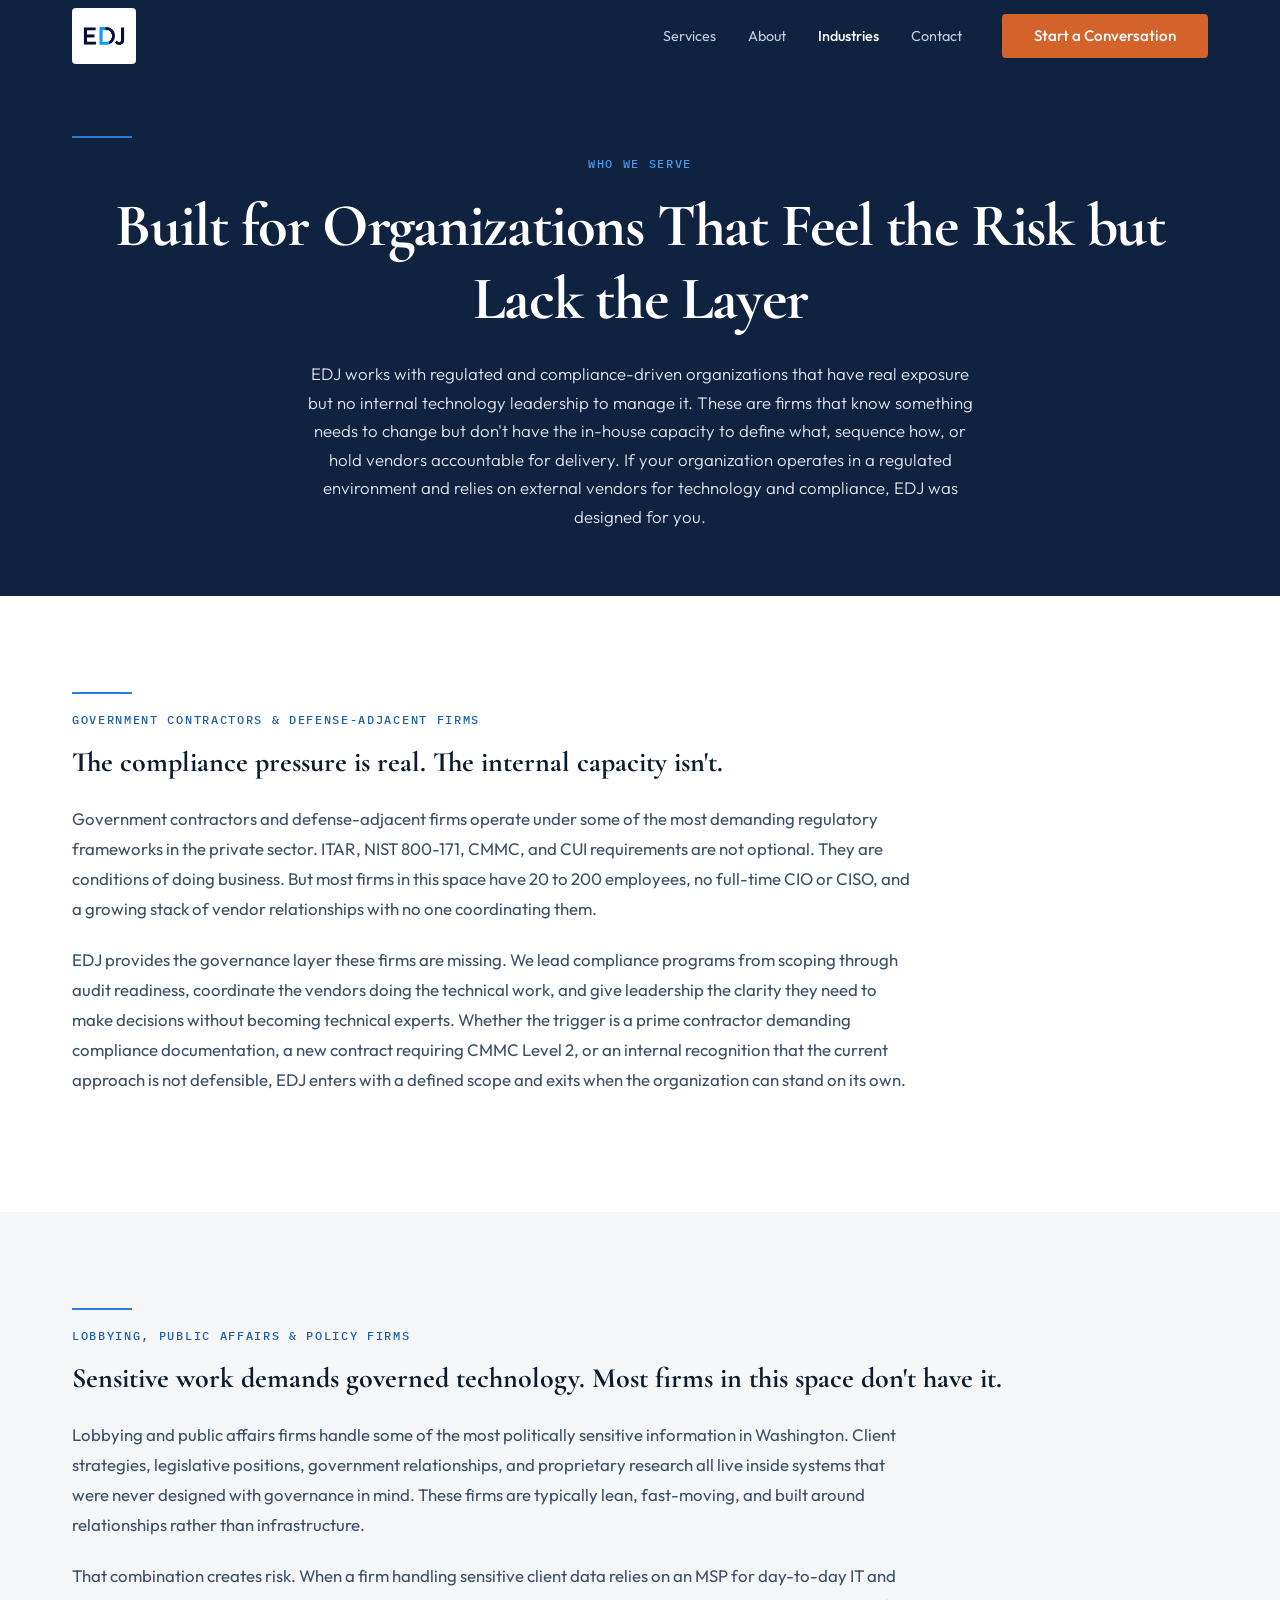
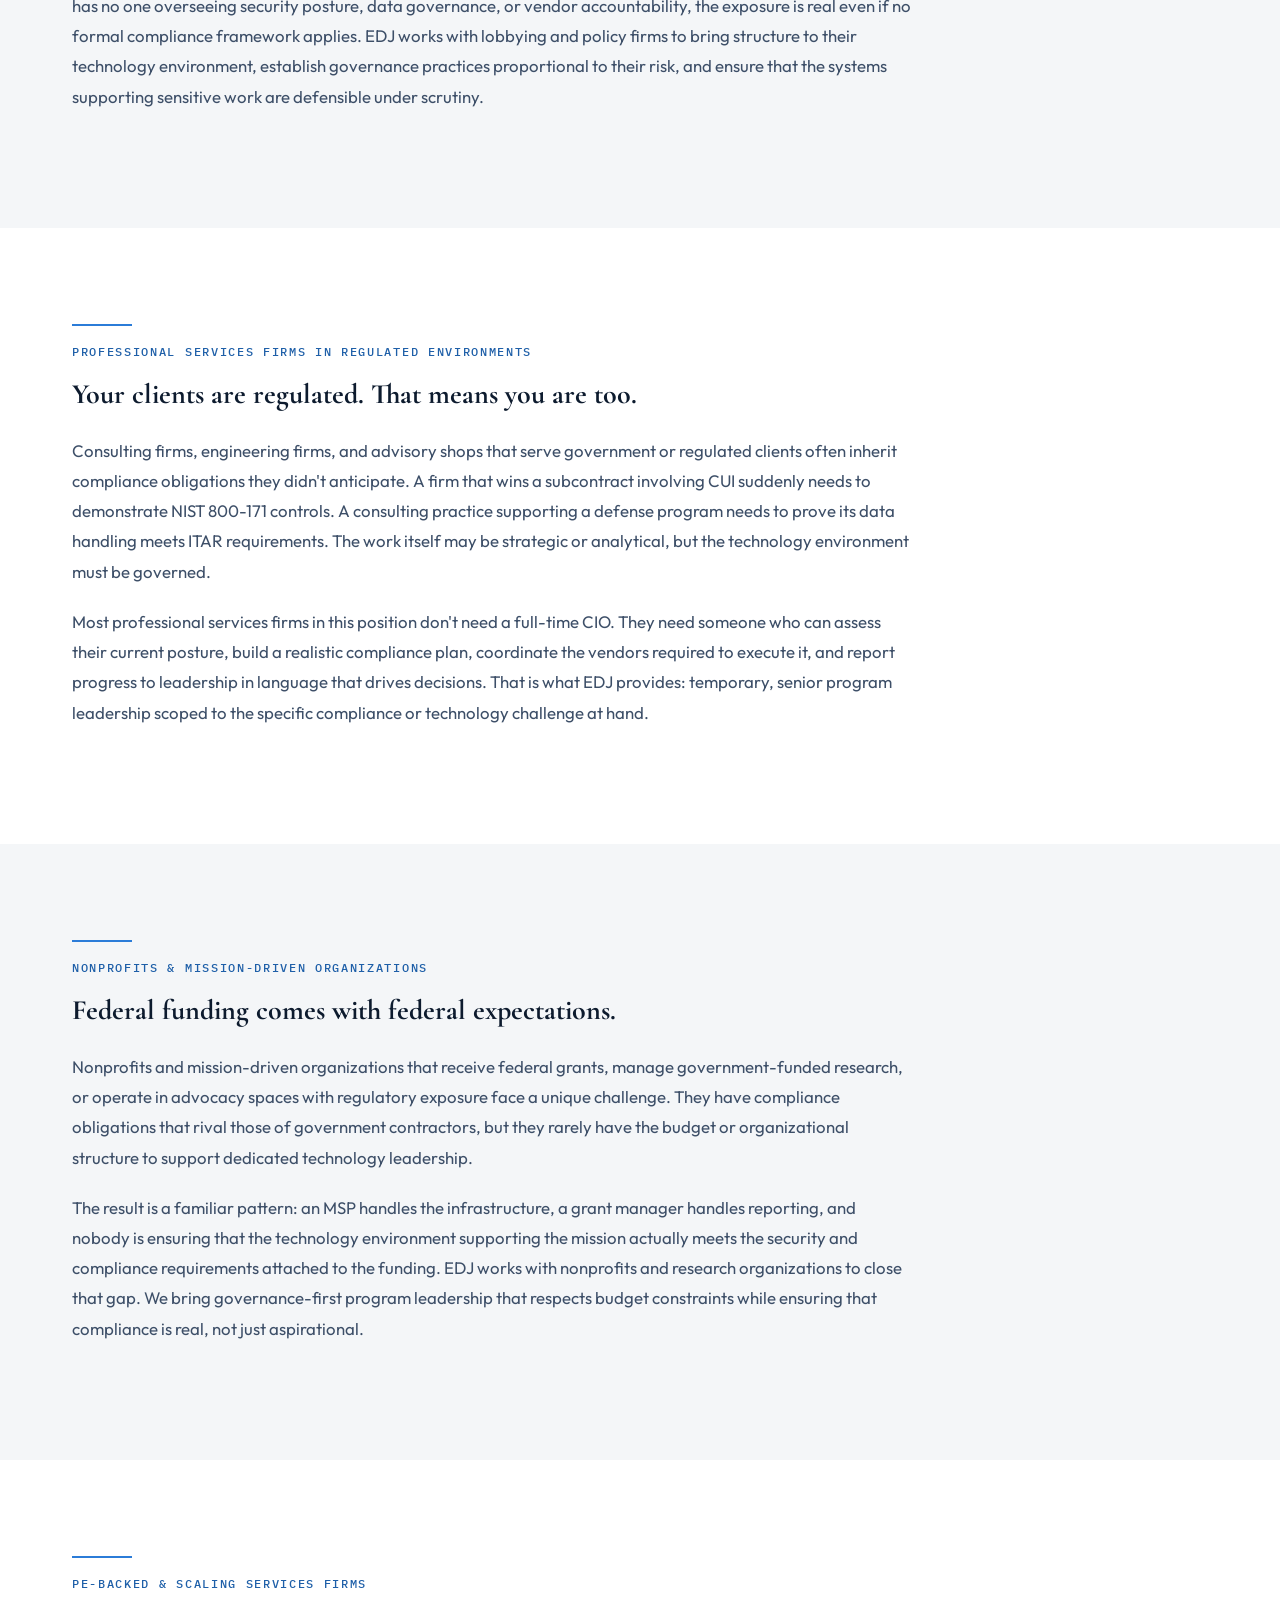
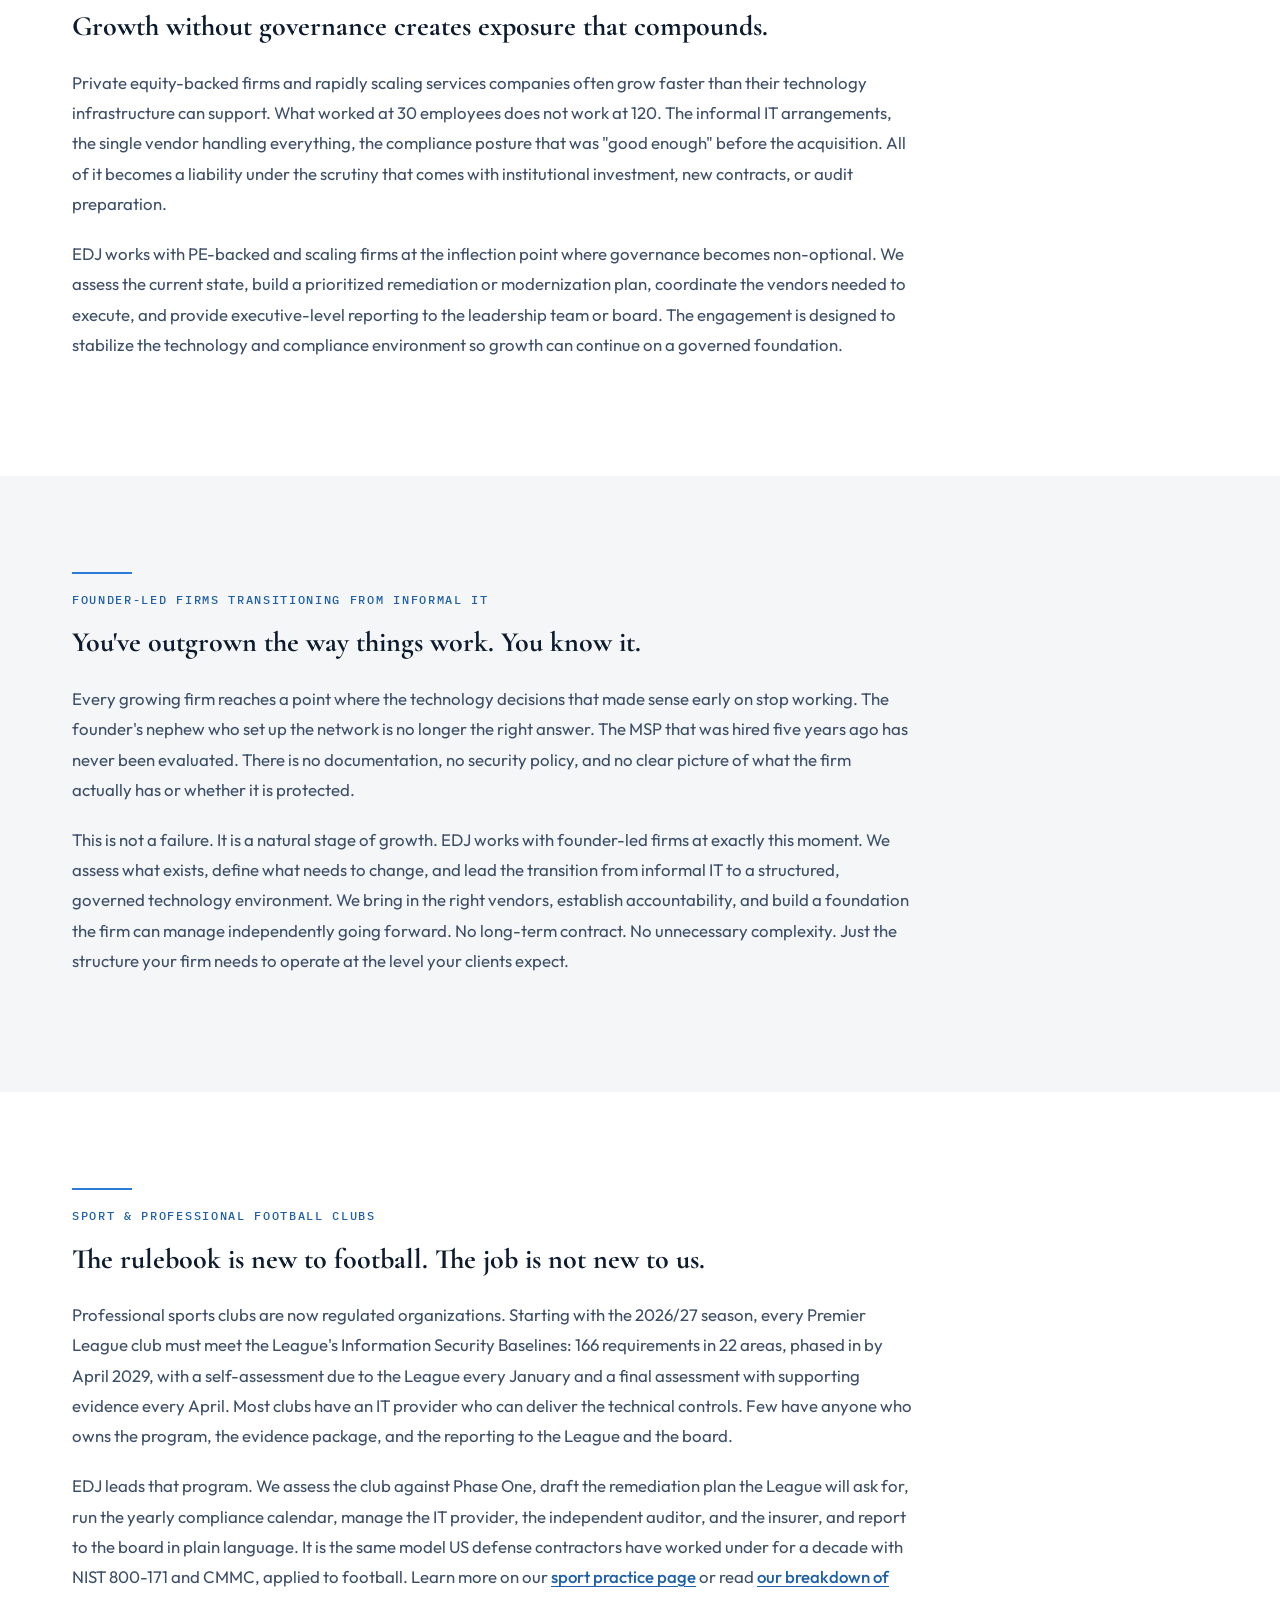
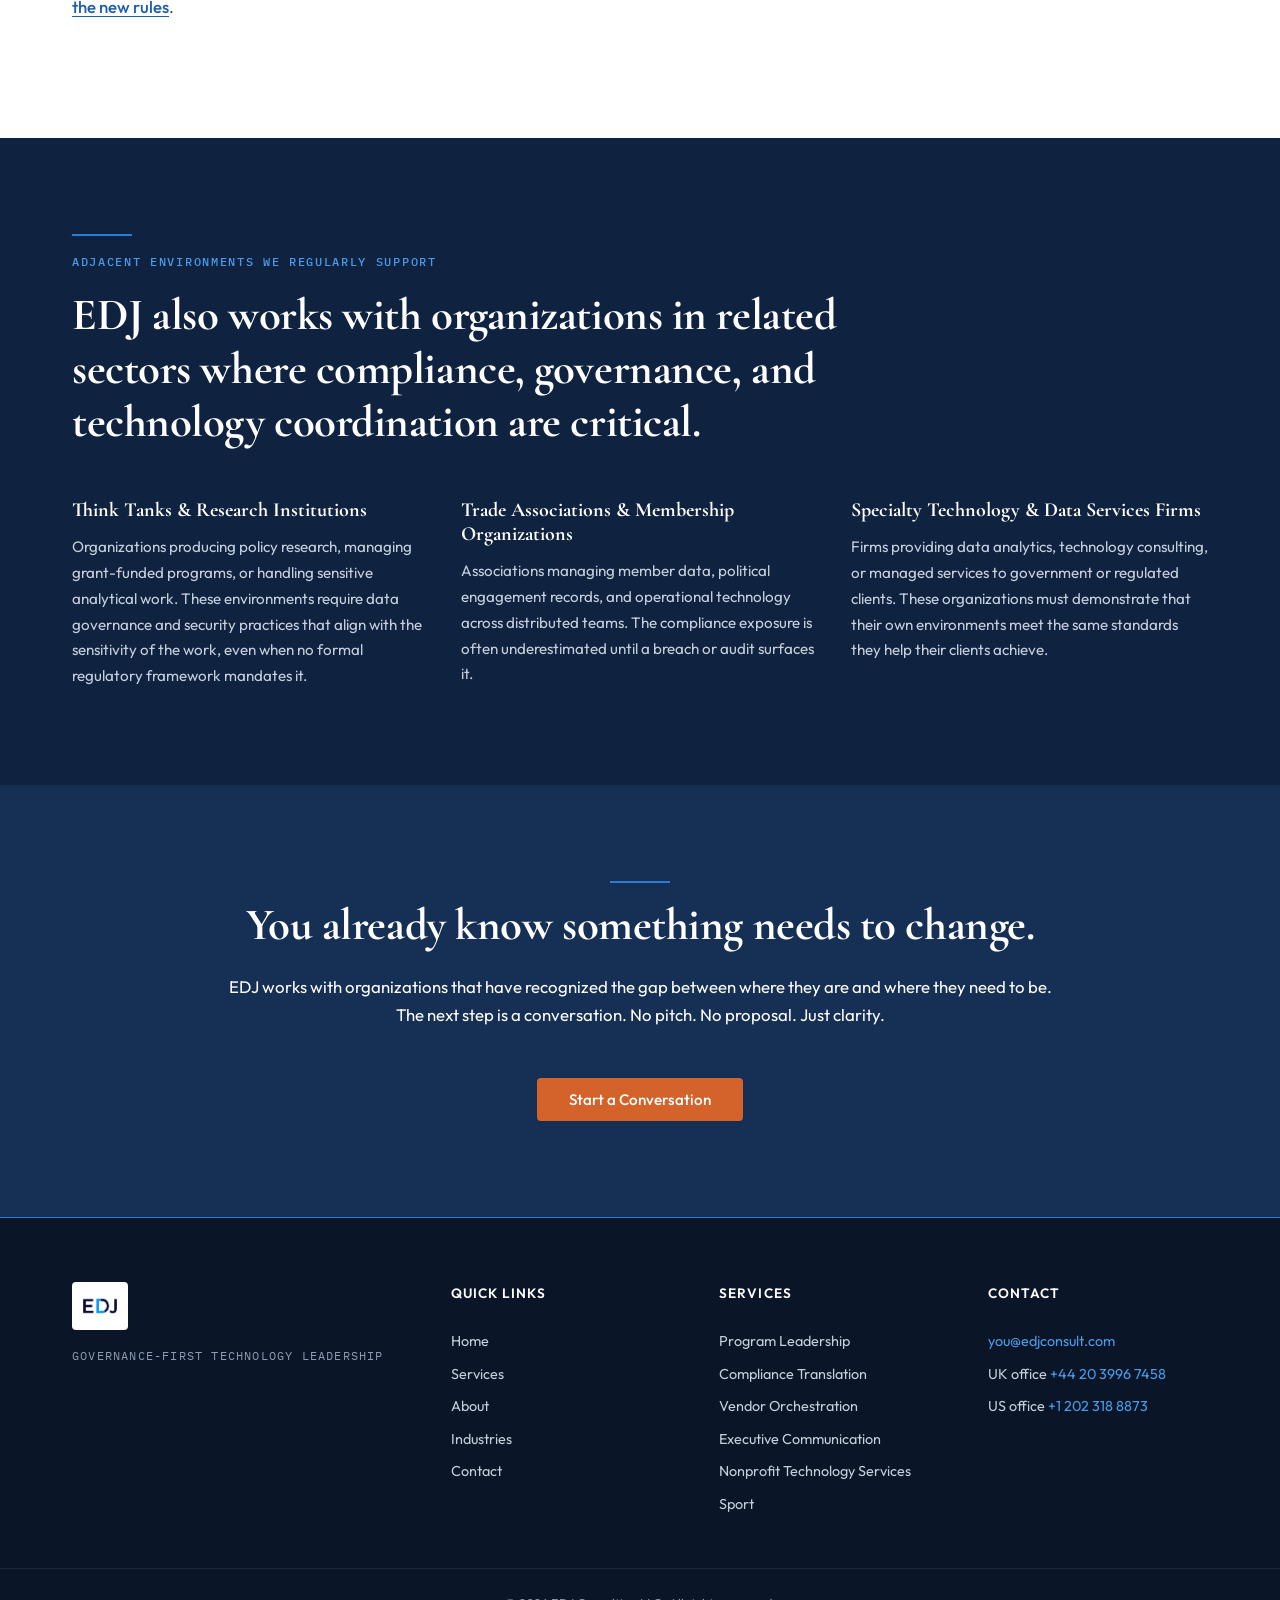
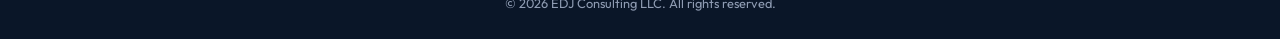
<file: industries.html>
<!DOCTYPE html>
<html lang="en">
<head>
  <meta charset="UTF-8">
  <meta name="viewport" content="width=device-width, initial-scale=1.0">
  <title>Industries We Serve | Government Contractors, Defense & Regulated Organizations | EDJ Consulting</title>
  <meta name="description" content="EDJ Consulting serves government contractors, lobbying firms, policy organizations, defense consultancies, and professional services firms handling sensitive government data.">

  <!-- Open Graph -->
  <meta property="og:title" content="Industries We Serve | Government Contractors, Defense & Regulated Organizations | EDJ Consulting">
  <meta property="og:description" content="EDJ Consulting serves government contractors, lobbying firms, policy organizations, defense consultancies, and professional services firms handling sensitive government data.">
  <meta property="og:image" content="/img/og-image.jpg">
  <meta property="og:type" content="website">
  <meta property="og:url" content="https://edjconsult.com/industries.html">
  <meta name="twitter:card" content="summary_large_image">

  <!-- Fonts -->
  <link rel="preconnect" href="https://fonts.googleapis.com">
  <link rel="preconnect" href="https://fonts.gstatic.com" crossorigin>
  <link href="https://fonts.googleapis.com/css2?family=Cormorant+Garamond:wght@600;700&family=Outfit:wght@300;400;500;600;700&family=IBM+Plex+Mono:wght@400;500&display=swap" rel="stylesheet">

  <link rel="stylesheet" href="css/styles.css">
</head>
<body>
  <a href="#main" class="skip-link">Skip to main content</a>

  <!-- Navigation -->
  <nav class="nav" role="navigation" aria-label="Main navigation">
    <div class="nav__inner">
      <a href="index.html" class="nav__logo" aria-label="EDJ Consulting Home">
        <img src="img/logo.svg" alt="EDJ Consulting">
      </a>
      <div class="nav__links">
        <a href="services.html" class="nav__link">Services</a>
        <a href="about.html" class="nav__link">About</a>
        <a href="industries.html" class="nav__link nav__link--active">Industries</a>
        <a href="contact.html" class="nav__link">Contact</a>
        <a href="contact.html" class="btn btn--primary nav__cta">Start a Conversation</a>
      </div>
      <button class="nav__hamburger" aria-label="Toggle menu" aria-expanded="false">
        <span class="nav__hamburger-line"></span>
        <span class="nav__hamburger-line"></span>
        <span class="nav__hamburger-line"></span>
      </button>
    </div>
    <div class="nav__overlay" aria-hidden="true">
      <a href="services.html" class="nav__overlay-link">Services</a>
      <a href="about.html" class="nav__overlay-link">About</a>
      <a href="industries.html" class="nav__overlay-link">Industries</a>
      <a href="contact.html" class="nav__overlay-link">Contact</a>
      <a href="contact.html" class="btn btn--primary nav__overlay-cta">Start a Conversation</a>
    </div>
  </nav>

  <main id="main">
    <!-- Page Header -->
    <header class="page-header">
      <div class="container">
        <span class="label label--blue-light">Who We Serve</span>
        <h1>Built for Organizations That Feel the Risk but Lack the Layer</h1>
        <p class="page-header__intro">EDJ works with regulated and compliance-driven organizations that have real exposure but no internal technology leadership to manage it. These are firms that know something needs to change but don't have the in-house capacity to define what, sequence how, or hold vendors accountable for delivery. If your organization operates in a regulated environment and relies on external vendors for technology and compliance, EDJ was designed for you.</p>
      </div>
    </header>

    <!-- Vertical 1 -->
    <section class="vertical bg-white">
      <div class="container">
        <div class="reveal">
          <span class="label label--blue-dark">Government Contractors &amp; Defense-Adjacent Firms</span>
          <h3>The compliance pressure is real. The internal capacity isn't.</h3>
        </div>
        <div class="vertical__body reveal" style="margin-top: 1.5rem;">
          <p>Government contractors and defense-adjacent firms operate under some of the most demanding regulatory frameworks in the private sector. ITAR, NIST 800-171, CMMC, and CUI requirements are not optional. They are conditions of doing business. But most firms in this space have 20 to 200 employees, no full-time CIO or CISO, and a growing stack of vendor relationships with no one coordinating them.</p>
          <p>EDJ provides the governance layer these firms are missing. We lead compliance programs from scoping through audit readiness, coordinate the vendors doing the technical work, and give leadership the clarity they need to make decisions without becoming technical experts. Whether the trigger is a prime contractor demanding compliance documentation, a new contract requiring CMMC Level 2, or an internal recognition that the current approach is not defensible, EDJ enters with a defined scope and exits when the organization can stand on its own.</p>
        </div>
      </div>
    </section>

    <!-- Vertical 2 -->
    <section class="vertical bg-slate-100">
      <div class="container">
        <div class="reveal">
          <span class="label label--blue-dark">Lobbying, Public Affairs &amp; Policy Firms</span>
          <h3>Sensitive work demands governed technology. Most firms in this space don't have it.</h3>
        </div>
        <div class="vertical__body reveal" style="margin-top: 1.5rem;">
          <p>Lobbying and public affairs firms handle some of the most politically sensitive information in Washington. Client strategies, legislative positions, government relationships, and proprietary research all live inside systems that were never designed with governance in mind. These firms are typically lean, fast-moving, and built around relationships rather than infrastructure.</p>
          <p>That combination creates risk. When a firm handling sensitive client data relies on an MSP for day-to-day IT and has no one overseeing security posture, data governance, or vendor accountability, the exposure is real even if no formal compliance framework applies. EDJ works with lobbying and policy firms to bring structure to their technology environment, establish governance practices proportional to their risk, and ensure that the systems supporting sensitive work are defensible under scrutiny.</p>
        </div>
      </div>
    </section>

    <!-- Vertical 3 -->
    <section class="vertical bg-white">
      <div class="container">
        <div class="reveal">
          <span class="label label--blue-dark">Professional Services Firms in Regulated Environments</span>
          <h3>Your clients are regulated. That means you are too.</h3>
        </div>
        <div class="vertical__body reveal" style="margin-top: 1.5rem;">
          <p>Consulting firms, engineering firms, and advisory shops that serve government or regulated clients often inherit compliance obligations they didn't anticipate. A firm that wins a subcontract involving CUI suddenly needs to demonstrate NIST 800-171 controls. A consulting practice supporting a defense program needs to prove its data handling meets ITAR requirements. The work itself may be strategic or analytical, but the technology environment must be governed.</p>
          <p>Most professional services firms in this position don't need a full-time CIO. They need someone who can assess their current posture, build a realistic compliance plan, coordinate the vendors required to execute it, and report progress to leadership in language that drives decisions. That is what EDJ provides: temporary, senior program leadership scoped to the specific compliance or technology challenge at hand.</p>
        </div>
      </div>
    </section>

    <!-- Vertical 4 -->
    <section class="vertical bg-slate-100">
      <div class="container">
        <div class="reveal">
          <span class="label label--blue-dark">Nonprofits &amp; Mission-Driven Organizations</span>
          <h3>Federal funding comes with federal expectations.</h3>
        </div>
        <div class="vertical__body reveal" style="margin-top: 1.5rem;">
          <p>Nonprofits and mission-driven organizations that receive federal grants, manage government-funded research, or operate in advocacy spaces with regulatory exposure face a unique challenge. They have compliance obligations that rival those of government contractors, but they rarely have the budget or organizational structure to support dedicated technology leadership.</p>
          <p>The result is a familiar pattern: an MSP handles the infrastructure, a grant manager handles reporting, and nobody is ensuring that the technology environment supporting the mission actually meets the security and compliance requirements attached to the funding. EDJ works with nonprofits and research organizations to close that gap. We bring governance-first program leadership that respects budget constraints while ensuring that compliance is real, not just aspirational.</p>
        </div>
      </div>
    </section>

    <!-- Vertical 5 -->
    <section class="vertical bg-white">
      <div class="container">
        <div class="reveal">
          <span class="label label--blue-dark">PE-Backed &amp; Scaling Services Firms</span>
          <h3>Growth without governance creates exposure that compounds.</h3>
        </div>
        <div class="vertical__body reveal" style="margin-top: 1.5rem;">
          <p>Private equity-backed firms and rapidly scaling services companies often grow faster than their technology infrastructure can support. What worked at 30 employees does not work at 120. The informal IT arrangements, the single vendor handling everything, the compliance posture that was "good enough" before the acquisition. All of it becomes a liability under the scrutiny that comes with institutional investment, new contracts, or audit preparation.</p>
          <p>EDJ works with PE-backed and scaling firms at the inflection point where governance becomes non-optional. We assess the current state, build a prioritized remediation or modernization plan, coordinate the vendors needed to execute, and provide executive-level reporting to the leadership team or board. The engagement is designed to stabilize the technology and compliance environment so growth can continue on a governed foundation.</p>
        </div>
      </div>
    </section>

    <!-- Vertical 6 -->
    <section class="vertical bg-slate-100">
      <div class="container">
        <div class="reveal">
          <span class="label label--blue-dark">Founder-Led Firms Transitioning from Informal IT</span>
          <h3>You've outgrown the way things work. You know it.</h3>
        </div>
        <div class="vertical__body reveal" style="margin-top: 1.5rem;">
          <p>Every growing firm reaches a point where the technology decisions that made sense early on stop working. The founder's nephew who set up the network is no longer the right answer. The MSP that was hired five years ago has never been evaluated. There is no documentation, no security policy, and no clear picture of what the firm actually has or whether it is protected.</p>
          <p>This is not a failure. It is a natural stage of growth. EDJ works with founder-led firms at exactly this moment. We assess what exists, define what needs to change, and lead the transition from informal IT to a structured, governed technology environment. We bring in the right vendors, establish accountability, and build a foundation the firm can manage independently going forward. No long-term contract. No unnecessary complexity. Just the structure your firm needs to operate at the level your clients expect.</p>
        </div>
      </div>
    </section>

    <!-- Vertical 7 -->
    <section class="vertical bg-white">
      <div class="container">
        <div class="reveal">
          <span class="label label--blue-dark">Sport &amp; Professional Football Clubs</span>
          <h3>The rulebook is new to football. The job is not new to us.</h3>
        </div>
        <div class="vertical__body reveal" style="margin-top: 1.5rem;">
          <p>Professional sports clubs are now regulated organizations. Starting with the 2026/27 season, every Premier League club must meet the League's Information Security Baselines: 166 requirements in 22 areas, phased in by April 2029, with a self-assessment due to the League every January and a final assessment with supporting evidence every April. Most clubs have an IT provider who can deliver the technical controls. Few have anyone who owns the program, the evidence package, and the reporting to the League and the board.</p>
          <p>EDJ leads that program. We assess the club against Phase One, draft the remediation plan the League will ask for, run the yearly compliance calendar, manage the IT provider, the independent auditor, and the insurer, and report to the board in plain language. It is the same model US defense contractors have worked under for a decade with NIST 800-171 and CMMC, applied to football. Learn more on our <a href="/sport">sport practice page</a> or read <a href="/premier-league-cybersecurity-rules">our breakdown of the new rules</a>.</p>
        </div>
      </div>
    </section>

    <!-- Secondary Verticals -->
    <section class="secondary-verticals">
      <div class="container">
        <div class="reveal">
          <span class="label label--blue-light">Adjacent Environments We Regularly Support</span>
          <h2>EDJ also works with organizations in related sectors where compliance, governance, and technology coordination are critical.</h2>
        </div>
        <div class="secondary-verticals__grid reveal" style="margin-top: 3rem;">
          <div class="secondary-vertical">
            <h3>Think Tanks &amp; Research Institutions</h3>
            <p>Organizations producing policy research, managing grant-funded programs, or handling sensitive analytical work. These environments require data governance and security practices that align with the sensitivity of the work, even when no formal regulatory framework mandates it.</p>
          </div>
          <div class="secondary-vertical">
            <h3>Trade Associations &amp; Membership Organizations</h3>
            <p>Associations managing member data, political engagement records, and operational technology across distributed teams. The compliance exposure is often underestimated until a breach or audit surfaces it.</p>
          </div>
          <div class="secondary-vertical">
            <h3>Specialty Technology &amp; Data Services Firms</h3>
            <p>Firms providing data analytics, technology consulting, or managed services to government or regulated clients. These organizations must demonstrate that their own environments meet the same standards they help their clients achieve.</p>
          </div>
        </div>
      </div>
    </section>

    <!-- CTA Section -->
    <section class="cta-section">
      <div class="container">
        <div class="reveal">
          <span class="label label--blue-light" style="text-align: center;"></span>
          <h2>You already know something needs to change.</h2>
          <p class="cta-section__body">EDJ works with organizations that have recognized the gap between where they are and where they need to be.<br>The next step is a conversation. No pitch. No proposal. Just clarity.</p>
          <a href="contact.html" class="btn btn--primary">Start a Conversation</a>
        </div>
      </div>
    </section>
  </main>

  <!-- Footer -->
  <footer class="footer">
    <div class="container">
      <div class="footer__grid">
        <div>
          <a href="index.html" class="footer__logo" aria-label="EDJ Consulting Home">
            <img src="img/logo.svg" alt="EDJ Consulting">
          </a>
          <p class="footer__brand-tagline">Governance-First Technology Leadership</p>
        </div>
        <div>
          <p class="footer__heading">Quick Links</p>
          <a href="index.html" class="footer__link">Home</a>
          <a href="services.html" class="footer__link">Services</a>
          <a href="about.html" class="footer__link">About</a>
          <a href="industries.html" class="footer__link">Industries</a>
          <a href="contact.html" class="footer__link">Contact</a>
        </div>
        <div>
          <p class="footer__heading">Services</p>
          <a href="services.html#pillar-1" class="footer__link">Program Leadership</a>
          <a href="services.html#pillar-2" class="footer__link">Compliance Translation</a>
          <a href="services.html#pillar-3" class="footer__link">Vendor Orchestration</a>
          <a href="services.html#pillar-4" class="footer__link">Executive Communication</a>
          <a href="nonprofits.html" class="footer__link">Nonprofit Technology Services</a>
          <a href="/sport" class="footer__link">Sport</a>
        </div>
        <div>
          <p class="footer__heading">Contact</p>
          <p class="footer__contact-item"><a href="mailto:you@edjconsult.com">you@edjconsult.com</a></p>
          <p class="footer__contact-item">UK office <a href="tel:+442039967458">+44 20 3996 7458</a></p>
          <p class="footer__contact-item">US office <a href="tel:+12023188873">+1 202 318 8873</a></p>
        </div>
      </div>
    </div>
    <div class="footer__bottom">
      <div class="container">
        &copy; 2026 EDJ Consulting LLC. All rights reserved.
      </div>
    </div>
  </footer>

  <script src="js/main.js"></script>
</body>
</html>
</file>
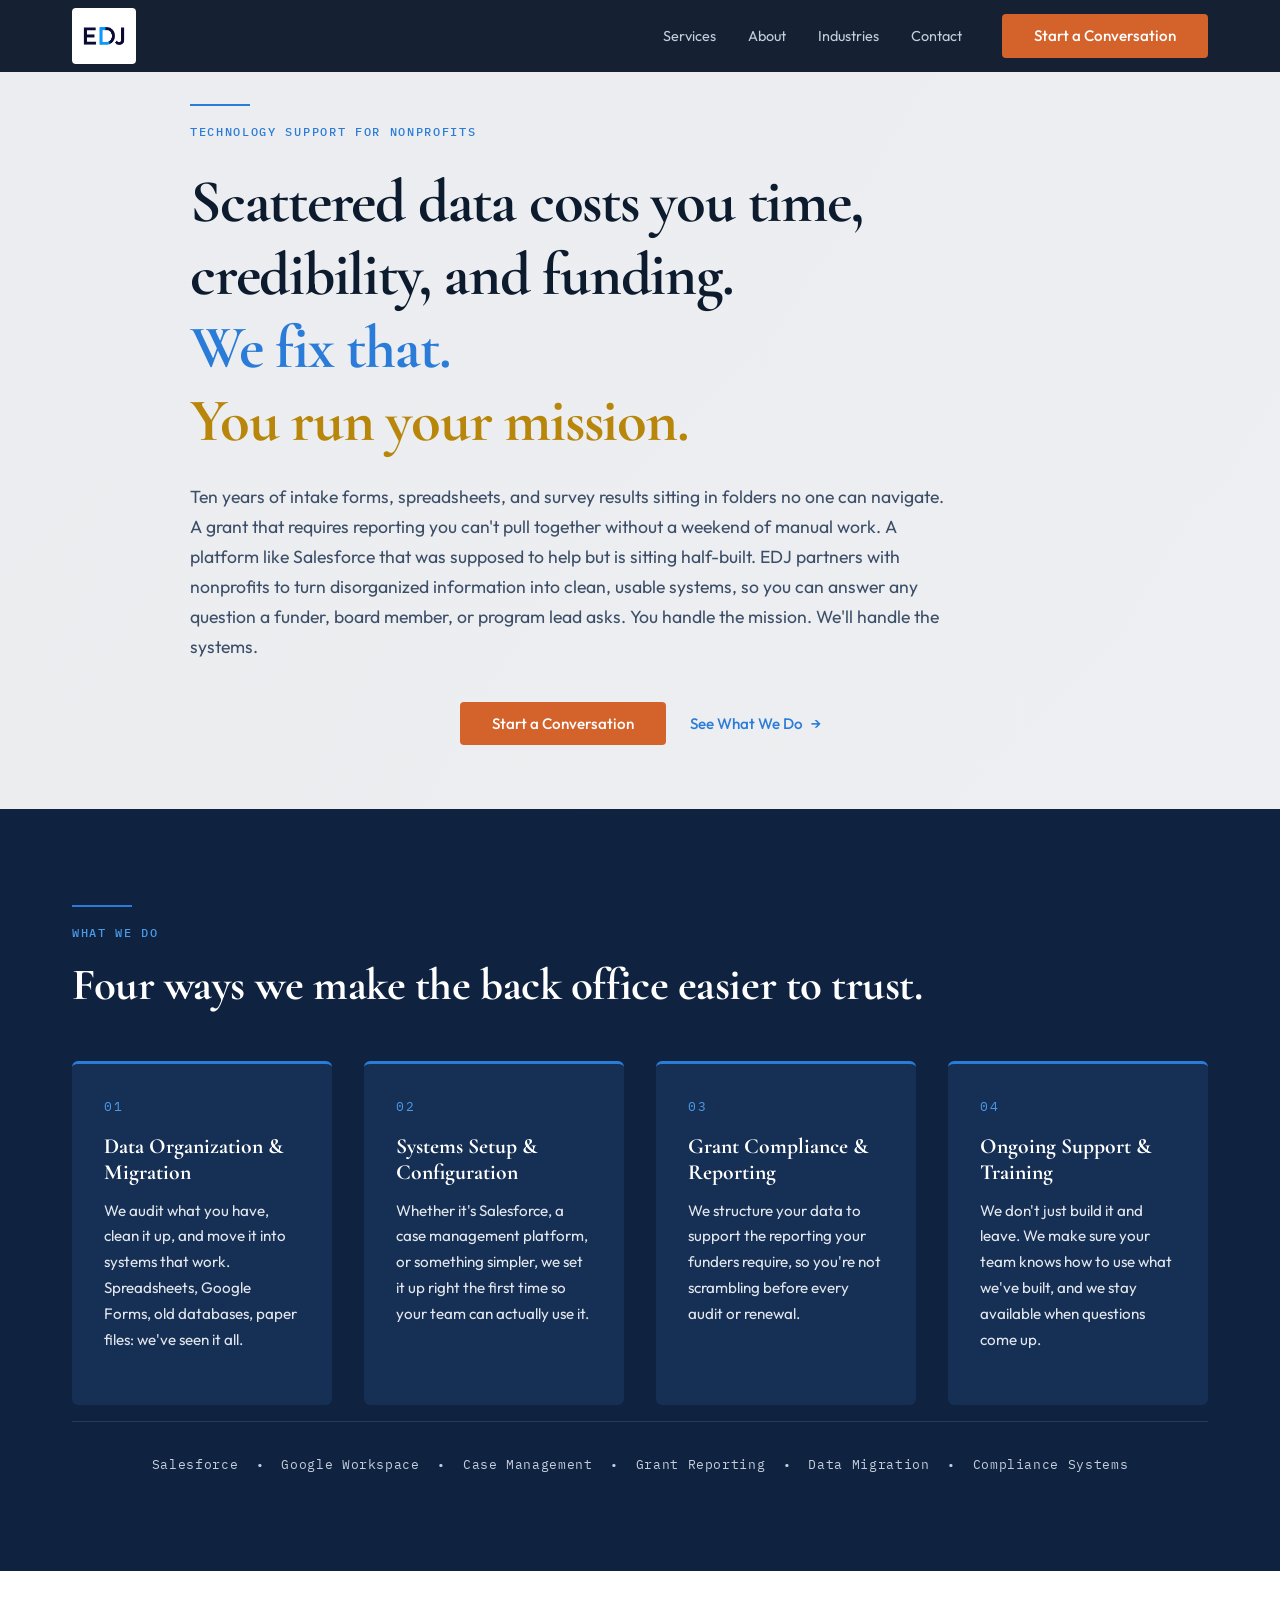
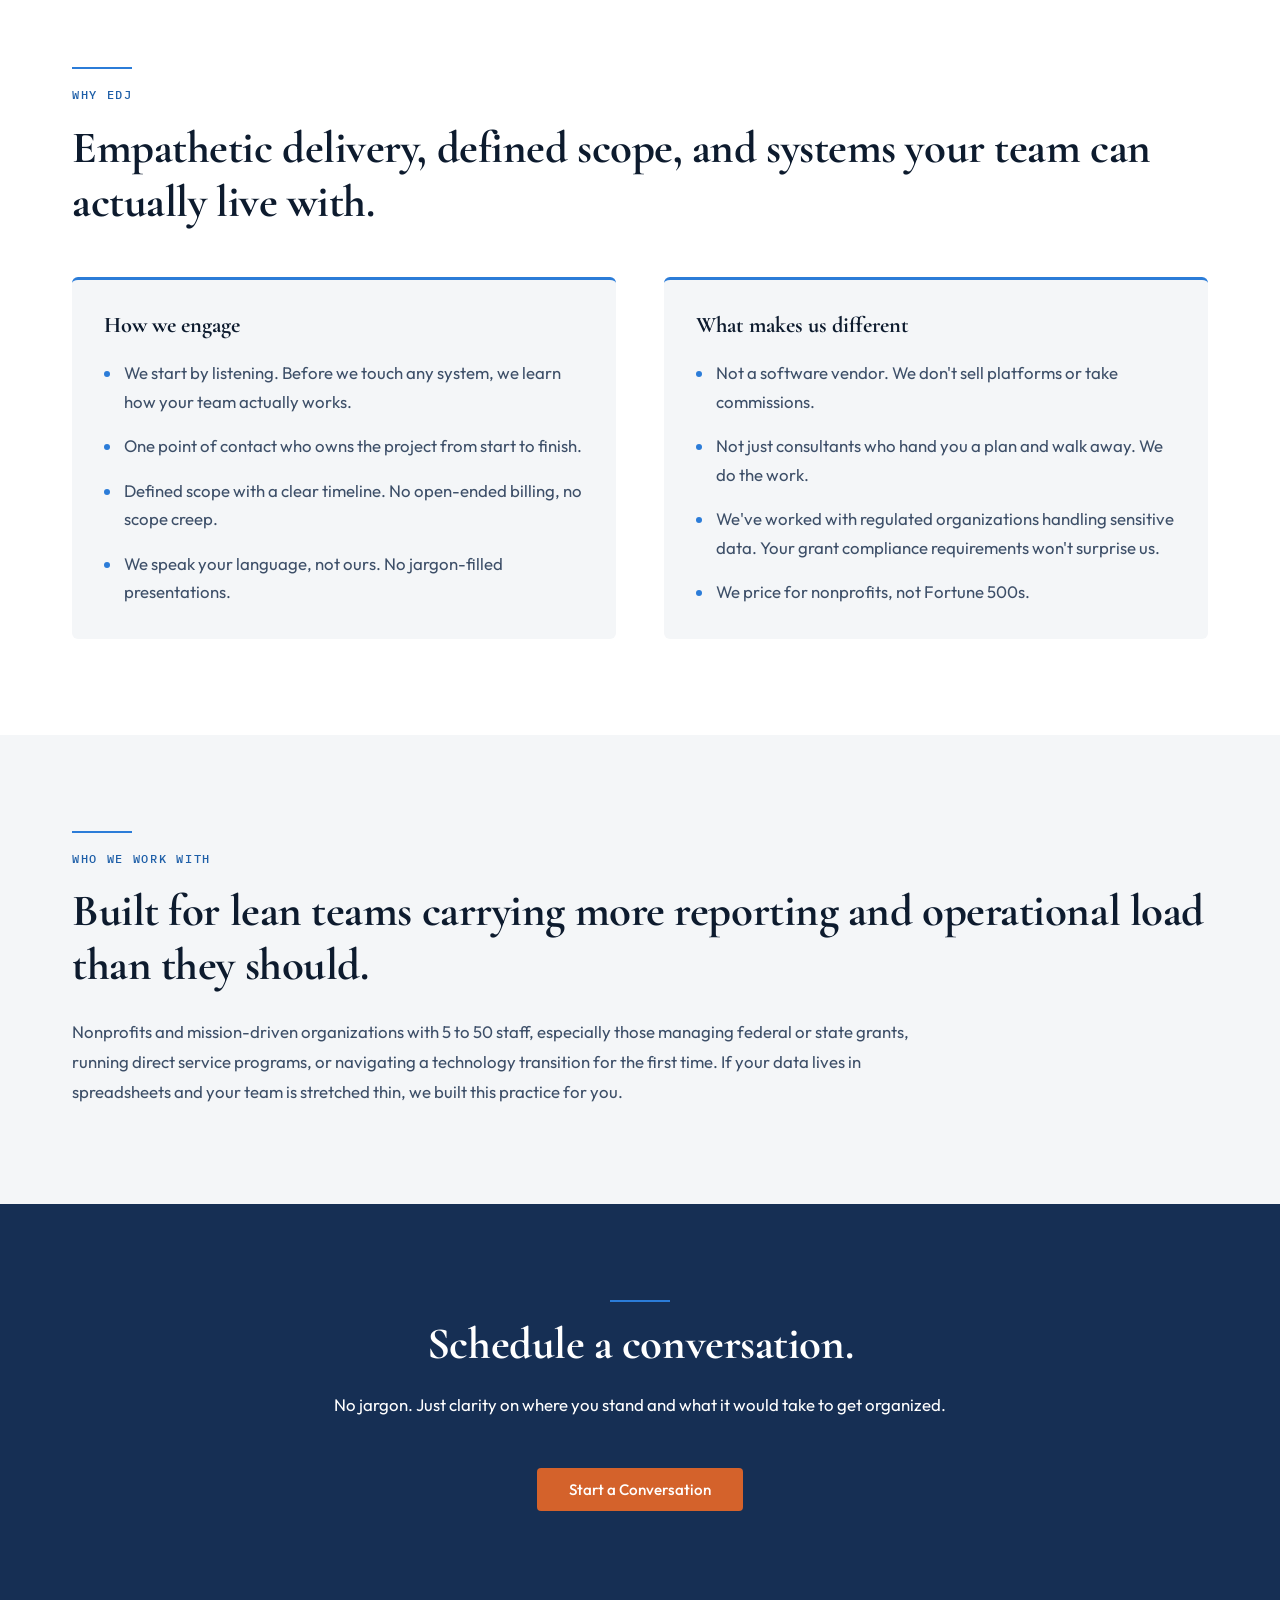
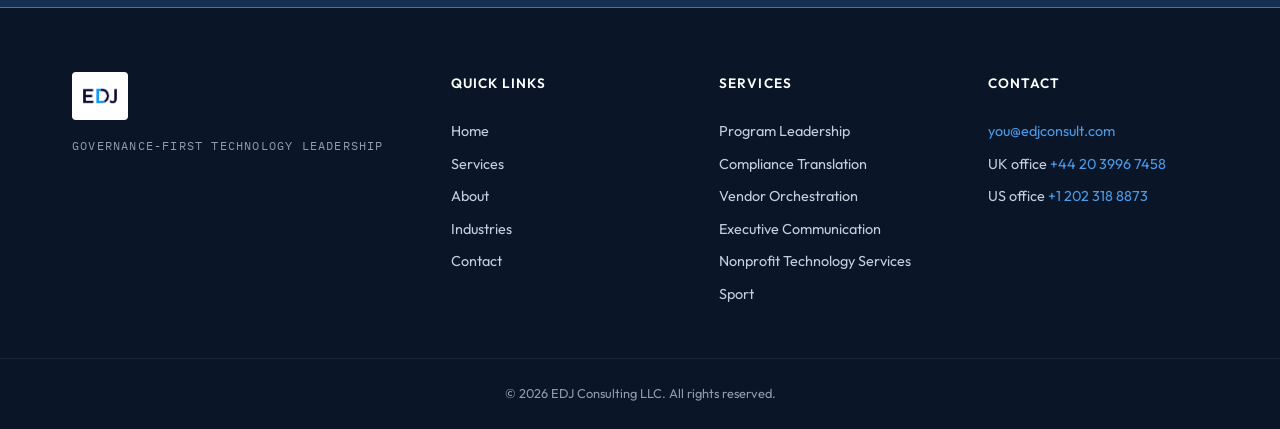
<file: nonprofits.html>
<!DOCTYPE html>
<html lang="en">
<head>
  <meta charset="UTF-8">
  <meta name="viewport" content="width=device-width, initial-scale=1.0">
  <title>Nonprofit Technology &amp; Data Services | EDJ Consulting</title>
  <meta name="description" content="EDJ helps nonprofits organize scattered data, set up systems like Salesforce, and meet grant compliance requirements. Empathetic technology leadership for mission-driven organizations.">
  <link rel="canonical" href="https://edjconsult.com/nonprofits">

  <!-- Open Graph -->
  <meta property="og:title" content="Nonprofit Technology &amp; Data Services | EDJ Consulting">
  <meta property="og:description" content="EDJ helps nonprofits organize scattered data, set up systems like Salesforce, and meet grant compliance requirements. Empathetic technology leadership for mission-driven organizations.">
  <meta property="og:image" content="/img/og-image.jpg">
  <meta property="og:type" content="website">
  <meta property="og:url" content="https://edjconsult.com/nonprofits">
  <meta name="twitter:card" content="summary_large_image">

  <!-- Fonts -->
  <link rel="preconnect" href="https://fonts.googleapis.com">
  <link rel="preconnect" href="https://fonts.gstatic.com" crossorigin>
  <link href="https://fonts.googleapis.com/css2?family=Cormorant+Garamond:wght@600;700&family=Outfit:wght@300;400;500;600;700&family=IBM+Plex+Mono:wght@400;500&display=swap" rel="stylesheet">

  <link rel="stylesheet" href="css/styles.css">
</head>
<body>
  <a href="#main" class="skip-link">Skip to main content</a>

  <nav class="nav nav--fixed-dark" role="navigation" aria-label="Main navigation">
    <div class="nav__inner">
      <a href="index.html" class="nav__logo" aria-label="EDJ Consulting Home">
        <img src="img/logo.svg" alt="EDJ Consulting">
      </a>
      <div class="nav__links">
        <a href="services.html" class="nav__link">Services</a>
        <a href="about.html" class="nav__link">About</a>
        <a href="industries.html" class="nav__link">Industries</a>
        <a href="contact.html" class="nav__link">Contact</a>
        <a href="contact.html" class="btn btn--primary nav__cta">Start a Conversation</a>
      </div>
      <button class="nav__hamburger" aria-label="Toggle menu" aria-expanded="false">
        <span class="nav__hamburger-line"></span>
        <span class="nav__hamburger-line"></span>
        <span class="nav__hamburger-line"></span>
      </button>
    </div>
    <div class="nav__overlay" aria-hidden="true">
      <a href="services.html" class="nav__overlay-link">Services</a>
      <a href="about.html" class="nav__overlay-link">About</a>
      <a href="industries.html" class="nav__overlay-link">Industries</a>
      <a href="contact.html" class="nav__overlay-link">Contact</a>
      <a href="contact.html" class="btn btn--primary nav__overlay-cta">Start a Conversation</a>
    </div>
  </nav>

  <main id="main">
    <section class="hero hero--nonprofits">
      <div class="hero__content">
        <span class="label label--blue hero__label">Technology Support for Nonprofits</span>
        <h1>
          <span class="hero__line">Scattered data costs you time, credibility, and funding.</span>
          <span class="hero__line hero__line--blue">We fix that.</span>
          <span class="hero__line hero__line--gold">You run your mission.</span>
        </h1>
        <p class="hero__subhead">Ten years of intake forms, spreadsheets, and survey results sitting in folders no one can navigate. A grant that requires reporting you can't pull together without a weekend of manual work. A platform like Salesforce that was supposed to help but is sitting half-built. EDJ partners with nonprofits to turn disorganized information into clean, usable systems, so you can answer any question a funder, board member, or program lead asks. You handle the mission. We'll handle the systems.</p>
        <div class="hero__actions">
          <a href="contact.html" class="btn btn--primary">Start a Conversation</a>
          <a href="#what-we-do" class="btn btn--secondary">See What We Do</a>
        </div>
      </div>
    </section>

    <section id="what-we-do" class="section bg-navy-800">
      <div class="container">
        <div class="reveal">
          <span class="label label--blue-light">What We Do</span>
          <h2 class="section-heading--light">Four ways we make the back office easier to trust.</h2>
        </div>
        <div class="grid grid--4 services-grid--spaced">
          <div class="card card--dark reveal">
            <p class="service-card__number">01</p>
            <h3 class="card__title service-card__title">Data Organization &amp; Migration</h3>
            <p class="card__body service-card__body">We audit what you have, clean it up, and move it into systems that work. Spreadsheets, Google Forms, old databases, paper files: we've seen it all.</p>
          </div>
          <div class="card card--dark reveal">
            <p class="service-card__number">02</p>
            <h3 class="card__title service-card__title">Systems Setup &amp; Configuration</h3>
            <p class="card__body service-card__body">Whether it's Salesforce, a case management platform, or something simpler, we set it up right the first time so your team can actually use it.</p>
          </div>
          <div class="card card--dark reveal">
            <p class="service-card__number">03</p>
            <h3 class="card__title service-card__title">Grant Compliance &amp; Reporting</h3>
            <p class="card__body service-card__body">We structure your data to support the reporting your funders require, so you're not scrambling before every audit or renewal.</p>
          </div>
          <div class="card card--dark reveal">
            <p class="service-card__number">04</p>
            <h3 class="card__title service-card__title">Ongoing Support &amp; Training</h3>
            <p class="card__body service-card__body">We don't just build it and leave. We make sure your team knows how to use what we've built, and we stay available when questions come up.</p>
          </div>
        </div>
        <div class="frameworks reveal">
          Salesforce &nbsp;&bull;&nbsp; Google Workspace &nbsp;&bull;&nbsp; Case Management &nbsp;&bull;&nbsp; Grant Reporting &nbsp;&bull;&nbsp; Data Migration &nbsp;&bull;&nbsp; Compliance Systems
        </div>
      </div>
    </section>

    <section class="nonprofit-detail">
      <div class="container">
        <div class="reveal">
          <span class="label label--blue-dark">Why EDJ</span>
          <h2>Empathetic delivery, defined scope, and systems your team can actually live with.</h2>
        </div>
        <div class="nonprofit-detail__grid">
          <div class="nonprofit-detail__panel reveal">
            <h3 class="nonprofit-detail__heading">How we engage</h3>
            <ul class="nonprofit-detail__list">
              <li class="nonprofit-detail__item">We start by listening. Before we touch any system, we learn how your team actually works.</li>
              <li class="nonprofit-detail__item">One point of contact who owns the project from start to finish.</li>
              <li class="nonprofit-detail__item">Defined scope with a clear timeline. No open-ended billing, no scope creep.</li>
              <li class="nonprofit-detail__item">We speak your language, not ours. No jargon-filled presentations.</li>
            </ul>
          </div>
          <div class="nonprofit-detail__panel reveal">
            <h3 class="nonprofit-detail__heading">What makes us different</h3>
            <ul class="nonprofit-detail__list">
              <li class="nonprofit-detail__item">Not a software vendor. We don't sell platforms or take commissions.</li>
              <li class="nonprofit-detail__item">Not just consultants who hand you a plan and walk away. We do the work.</li>
              <li class="nonprofit-detail__item">We've worked with regulated organizations handling sensitive data. Your grant compliance requirements won't surprise us.</li>
              <li class="nonprofit-detail__item">We price for nonprofits, not Fortune 500s.</li>
            </ul>
          </div>
        </div>
      </div>
    </section>

    <section class="nonprofit-fit bg-slate-100">
      <div class="container">
        <div class="reveal">
          <span class="label label--blue-dark">Who We Work With</span>
          <h2>Built for lean teams carrying more reporting and operational load than they should.</h2>
        </div>
        <div class="nonprofit-fit__body nonprofit-fit__body--spaced reveal">
          <p>Nonprofits and mission-driven organizations with 5 to 50 staff, especially those managing federal or state grants, running direct service programs, or navigating a technology transition for the first time. If your data lives in spreadsheets and your team is stretched thin, we built this practice for you.</p>
        </div>
      </div>
    </section>

    <section class="cta-section">
      <div class="container">
        <div class="reveal">
          <span class="label label--blue-light"></span>
          <h2>Schedule a conversation.</h2>
          <p class="cta-section__body">No jargon. Just clarity on where you stand and what it would take to get organized.</p>
          <a href="contact.html" class="btn btn--primary">Start a Conversation</a>
        </div>
      </div>
    </section>
  </main>

  <footer class="footer">
    <div class="container">
      <div class="footer__grid">
        <div>
          <a href="index.html" class="footer__logo" aria-label="EDJ Consulting Home">
            <img src="img/logo.svg" alt="EDJ Consulting">
          </a>
          <p class="footer__brand-tagline">Governance-First Technology Leadership</p>
        </div>
        <div>
          <p class="footer__heading">Quick Links</p>
          <a href="index.html" class="footer__link">Home</a>
          <a href="services.html" class="footer__link">Services</a>
          <a href="about.html" class="footer__link">About</a>
          <a href="industries.html" class="footer__link">Industries</a>
          <a href="contact.html" class="footer__link">Contact</a>
        </div>
        <div>
          <p class="footer__heading">Services</p>
          <a href="services.html#pillar-1" class="footer__link">Program Leadership</a>
          <a href="services.html#pillar-2" class="footer__link">Compliance Translation</a>
          <a href="services.html#pillar-3" class="footer__link">Vendor Orchestration</a>
          <a href="services.html#pillar-4" class="footer__link">Executive Communication</a>
          <a href="nonprofits.html" class="footer__link">Nonprofit Technology Services</a>
          <a href="/sport" class="footer__link">Sport</a>
        </div>
        <div>
          <p class="footer__heading">Contact</p>
          <p class="footer__contact-item"><a href="mailto:you@edjconsult.com">you@edjconsult.com</a></p>
          <p class="footer__contact-item">UK office <a href="tel:+442039967458">+44 20 3996 7458</a></p>
          <p class="footer__contact-item">US office <a href="tel:+12023188873">+1 202 318 8873</a></p>
        </div>
      </div>
    </div>
    <div class="footer__bottom">
      <div class="container">
        &copy; 2026 EDJ Consulting LLC. All rights reserved.
      </div>
    </div>
  </footer>

  <script src="js/main.js"></script>
</body>
</html>
</file>
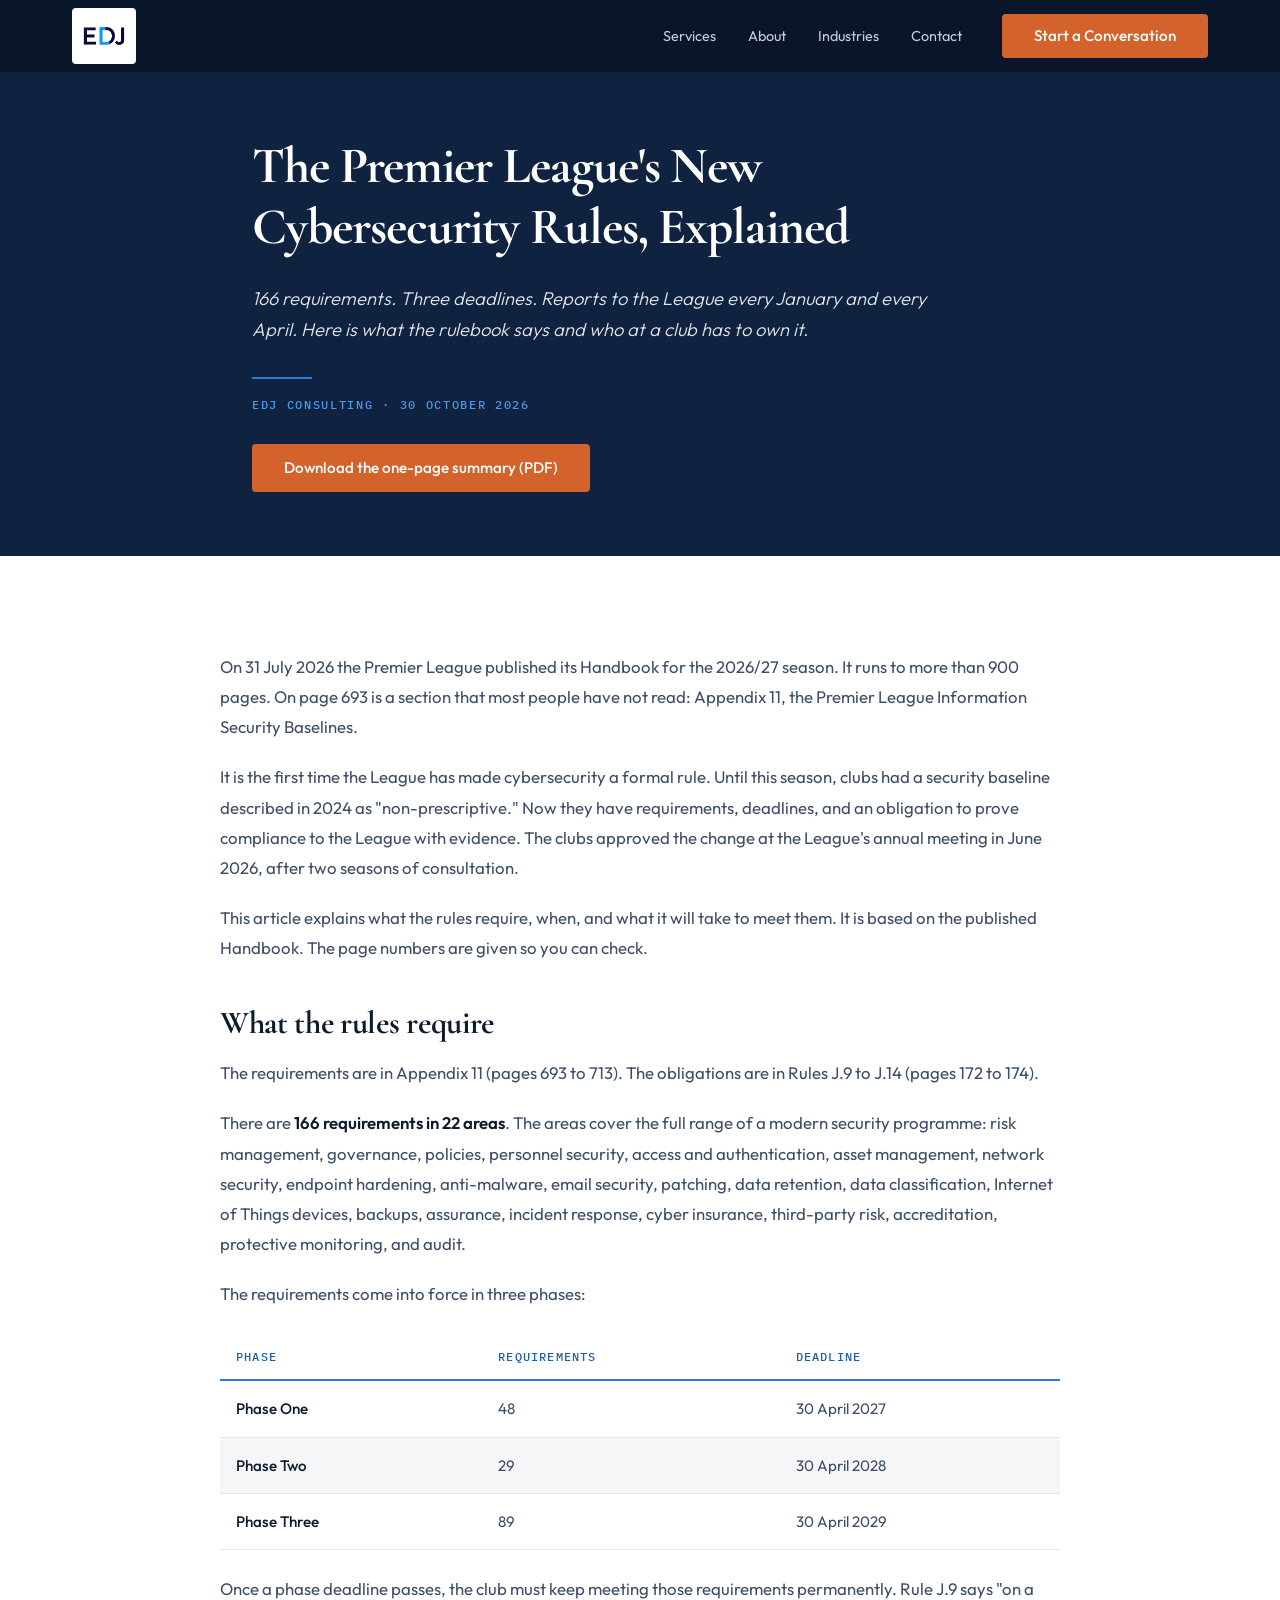
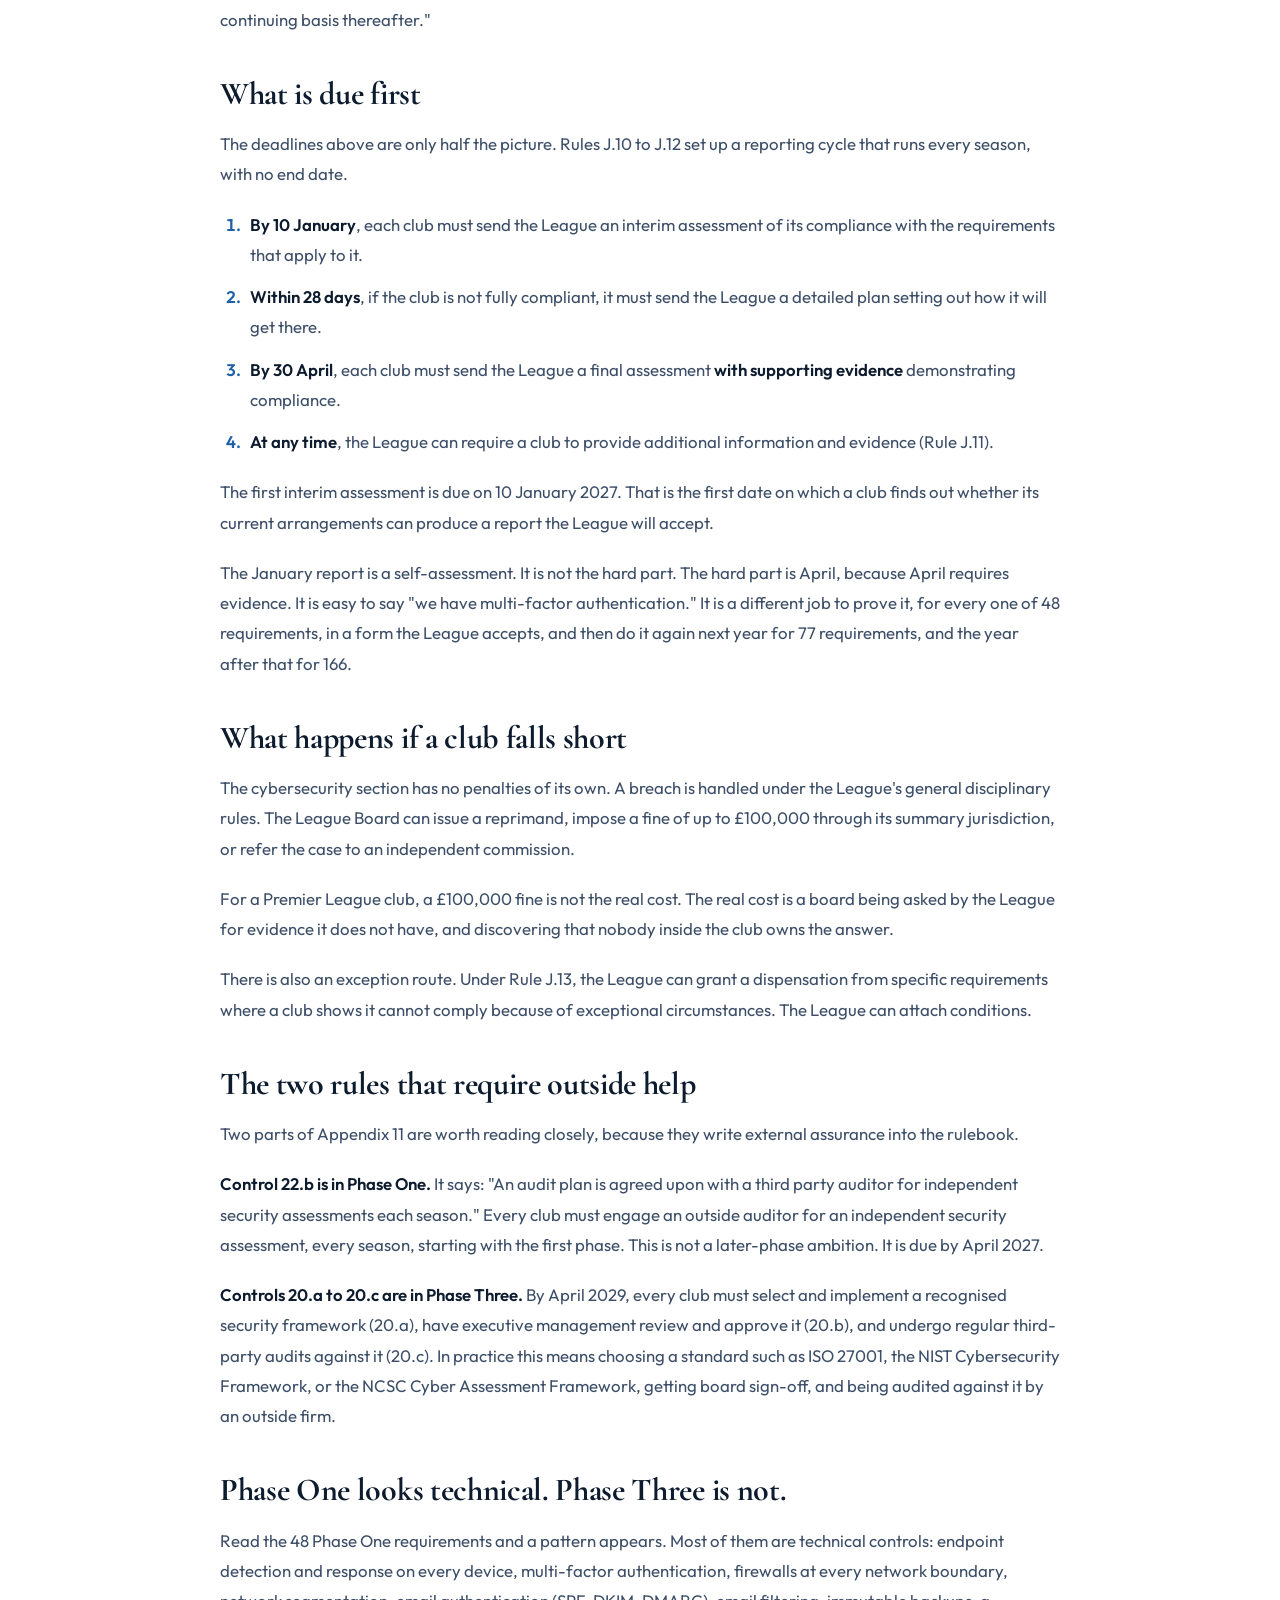
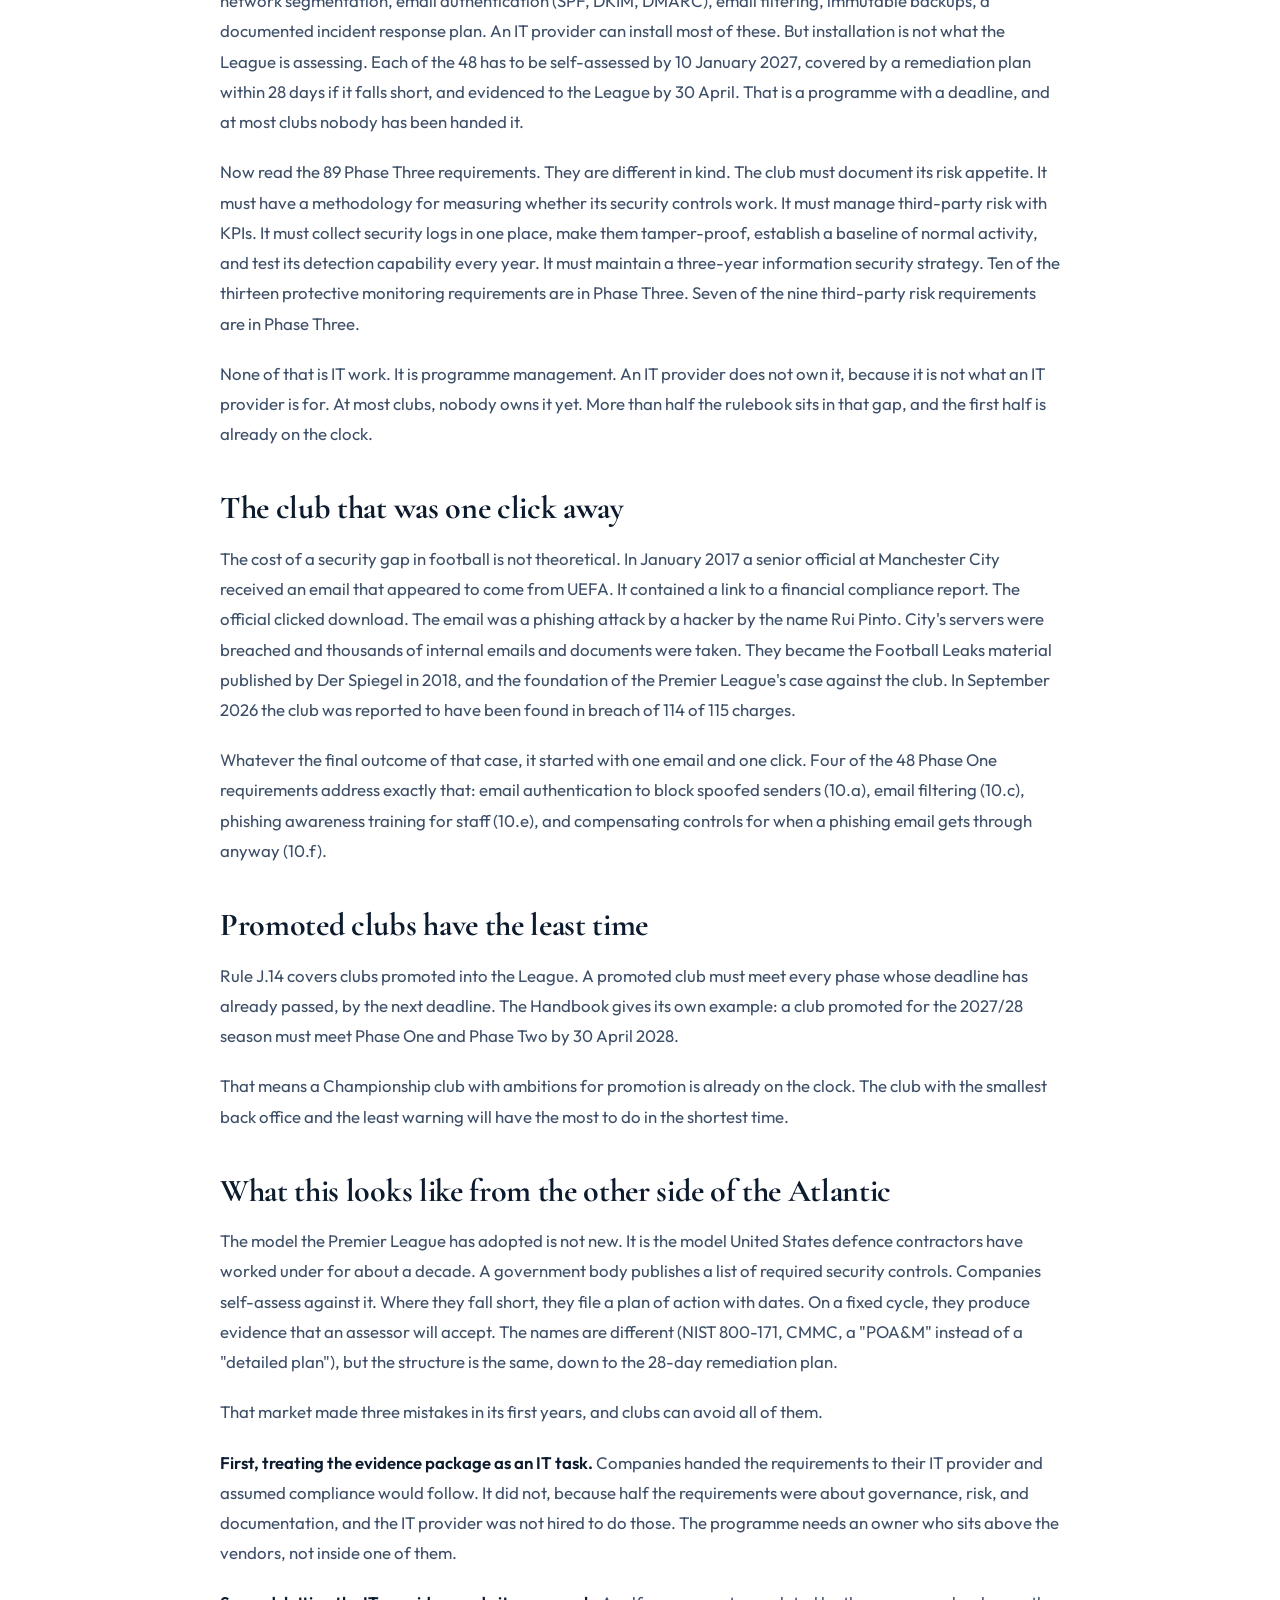
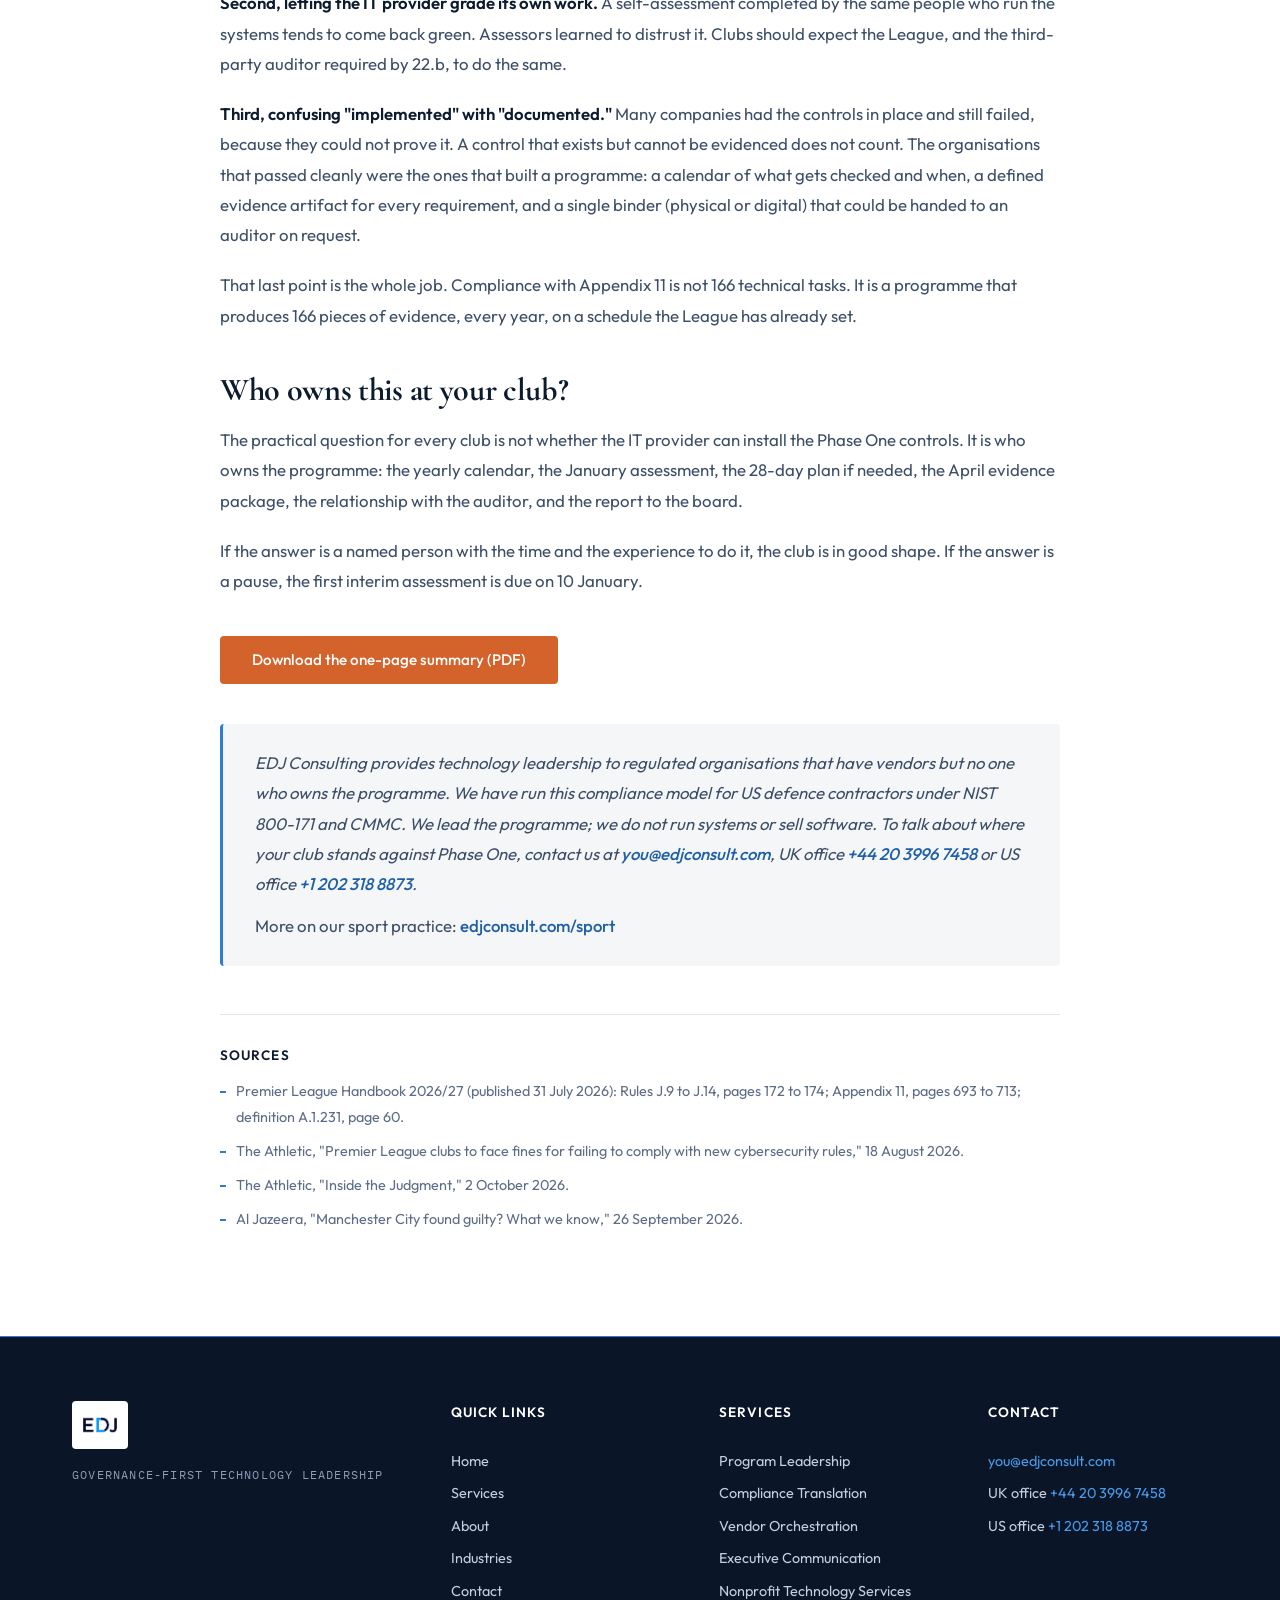
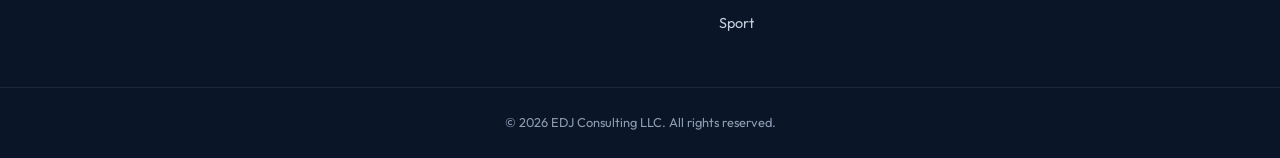
<file: premier-league-cybersecurity-rules.html>
<!DOCTYPE html>
<html lang="en-GB">
<head>
  <meta charset="UTF-8">
  <meta name="viewport" content="width=device-width, initial-scale=1.0">
  <title>The Premier League's New Cybersecurity Rules, Explained | EDJ Consulting</title>
  <meta name="description" content="The Premier League Handbook 2026/27 requires every club to meet 166 information security requirements by 2029, with reports due every January and April. Here is what the rules say, what is due first, and who at a club owns the work.">
  <link rel="canonical" href="https://edjconsult.com/premier-league-cybersecurity-rules">

  <!-- Open Graph -->
  <meta property="og:title" content="The Premier League's New Cybersecurity Rules, Explained | EDJ Consulting">
  <meta property="og:description" content="The Premier League Handbook 2026/27 requires every club to meet 166 information security requirements by 2029, with reports due every January and April. Here is what the rules say, what is due first, and who at a club owns the work.">
  <meta property="og:image" content="https://edjconsult.com/img/og-premier-league-cybersecurity-rules.png">
  <meta property="og:image:width" content="1200">
  <meta property="og:image:height" content="630">
  <meta property="og:type" content="article">
  <meta property="og:url" content="https://edjconsult.com/premier-league-cybersecurity-rules">
  <meta property="og:site_name" content="EDJ Consulting">
  <meta property="og:locale" content="en_GB">
  <meta property="article:published_time" content="2026-10-30">
  <meta property="article:author" content="https://edjconsult.com">

  <!-- Twitter -->
  <meta name="twitter:card" content="summary_large_image">
  <meta name="twitter:title" content="The Premier League's New Cybersecurity Rules, Explained | EDJ Consulting">
  <meta name="twitter:description" content="The Premier League Handbook 2026/27 requires every club to meet 166 information security requirements by 2029, with reports due every January and April. Here is what the rules say, what is due first, and who at a club owns the work.">
  <meta name="twitter:image" content="https://edjconsult.com/img/og-premier-league-cybersecurity-rules.png">

  <!-- Fonts -->
  <link rel="preconnect" href="https://fonts.googleapis.com">
  <link rel="preconnect" href="https://fonts.gstatic.com" crossorigin>
  <link rel="preload" as="style" href="https://fonts.googleapis.com/css2?family=Cormorant+Garamond:wght@600;700&family=Outfit:wght@300;400;500;600;700&family=IBM+Plex+Mono:wght@400;500&display=swap" onload="this.onload=null;this.rel='stylesheet'">
  <noscript><link rel="stylesheet" href="https://fonts.googleapis.com/css2?family=Cormorant+Garamond:wght@600;700&family=Outfit:wght@300;400;500;600;700&family=IBM+Plex+Mono:wght@400;500&display=swap"></noscript>

  <link rel="stylesheet" href="css/styles.css">

  <!-- Structured Data -->
  <script type="application/ld+json">
  {
    "@context": "https://schema.org",
    "@type": "Article",
    "headline": "The Premier League's New Cybersecurity Rules, Explained",
    "description": "The Premier League Handbook 2026/27 requires every club to meet 166 information security requirements by 2029, with reports due every January and April. Here is what the rules say, what is due first, and who at a club owns the work.",
    "image": "https://edjconsult.com/img/og-premier-league-cybersecurity-rules.png",
    "datePublished": "2026-10-30",
    "dateModified": "2026-10-30",
    "inLanguage": "en-GB",
    "author": {
      "@type": "Organization",
      "name": "EDJ Consulting",
      "url": "https://edjconsult.com"
    },
    "publisher": {
      "@type": "Organization",
      "name": "EDJ Consulting",
      "url": "https://edjconsult.com",
      "logo": {
        "@type": "ImageObject",
        "url": "https://edjconsult.com/img/logo.svg"
      }
    },
    "mainEntityOfPage": {
      "@type": "WebPage",
      "@id": "https://edjconsult.com/premier-league-cybersecurity-rules"
    }
  }
  </script>
</head>
<body>
  <a href="#main" class="skip-link">Skip to main content</a>

  <nav class="nav nav--fixed-dark" role="navigation" aria-label="Main navigation">
    <div class="nav__inner">
      <a href="index.html" class="nav__logo" aria-label="EDJ Consulting Home">
        <img src="img/logo.svg" alt="EDJ Consulting">
      </a>
      <div class="nav__links">
        <a href="services.html" class="nav__link">Services</a>
        <a href="about.html" class="nav__link">About</a>
        <a href="industries.html" class="nav__link">Industries</a>
        <a href="contact.html" class="nav__link">Contact</a>
        <a href="contact.html" class="btn btn--primary nav__cta">Start a Conversation</a>
      </div>
      <button class="nav__hamburger" aria-label="Toggle menu" aria-expanded="false">
        <span class="nav__hamburger-line"></span>
        <span class="nav__hamburger-line"></span>
        <span class="nav__hamburger-line"></span>
      </button>
    </div>
    <div class="nav__overlay" aria-hidden="true">
      <a href="services.html" class="nav__overlay-link">Services</a>
      <a href="about.html" class="nav__overlay-link">About</a>
      <a href="industries.html" class="nav__overlay-link">Industries</a>
      <a href="contact.html" class="nav__overlay-link">Contact</a>
      <a href="contact.html" class="btn btn--primary nav__overlay-cta">Start a Conversation</a>
    </div>
  </nav>

  <main id="main">
    <header class="page-header article-header">
      <div class="container container--narrow">
        <h1>The Premier League's New Cybersecurity Rules, Explained</h1>
        <p class="page-header__intro article-header__standfirst"><em>166 requirements. Three deadlines. Reports to the League every January and every April. Here is what the rulebook says and who at a club has to own it.</em></p>
        <p class="label article-header__byline">EDJ Consulting &middot; <time datetime="2026-10-30">30 October 2026</time></p>
        <div class="article-header__actions">
          <a href="/downloads/EDJ-Premier-League-Cybersecurity-Rules.pdf" class="btn btn--primary" target="_blank" rel="noopener">Download the one-page summary (PDF)<span class="sr-only">, 1 page, opens in a new tab</span></a>
        </div>
      </div>
    </header>

    <section class="section bg-white">
      <div class="container">
        <article class="article">
          <p>On 31 July 2026 the Premier League published its Handbook for the 2026/27 season. It runs to more than 900 pages. On page 693 is a section that most people have not read: Appendix 11, the Premier League Information Security Baselines.</p>
          <p>It is the first time the League has made cybersecurity a formal rule. Until this season, clubs had a security baseline described in 2024 as "non-prescriptive." Now they have requirements, deadlines, and an obligation to prove compliance to the League with evidence. The clubs approved the change at the League's annual meeting in June 2026, after two seasons of consultation.</p>
          <p>This article explains what the rules require, when, and what it will take to meet them. It is based on the published Handbook. The page numbers are given so you can check.</p>

          <h2>What the rules require</h2>
          <p>The requirements are in Appendix 11 (pages 693 to 713). The obligations are in Rules J.9 to J.14 (pages 172 to 174).</p>
          <p>There are <strong>166 requirements in 22 areas</strong>. The areas cover the full range of a modern security programme: risk management, governance, policies, personnel security, access and authentication, asset management, network security, endpoint hardening, anti-malware, email security, patching, data retention, data classification, Internet of Things devices, backups, assurance, incident response, cyber insurance, third-party risk, accreditation, protective monitoring, and audit.</p>
          <p>The requirements come into force in three phases:</p>
          <div class="table-wrap">
            <table class="table">
              <thead>
                <tr>
                  <th scope="col">Phase</th>
                  <th scope="col">Requirements</th>
                  <th scope="col">Deadline</th>
                </tr>
              </thead>
              <tbody>
                <tr>
                  <td>Phase One</td>
                  <td>48</td>
                  <td>30 April 2027</td>
                </tr>
                <tr>
                  <td>Phase Two</td>
                  <td>29</td>
                  <td>30 April 2028</td>
                </tr>
                <tr>
                  <td>Phase Three</td>
                  <td>89</td>
                  <td>30 April 2029</td>
                </tr>
              </tbody>
            </table>
          </div>
          <p>Once a phase deadline passes, the club must keep meeting those requirements permanently. Rule J.9 says "on a continuing basis thereafter."</p>

          <h2>What is due first</h2>
          <p>The deadlines above are only half the picture. Rules J.10 to J.12 set up a reporting cycle that runs every season, with no end date.</p>
          <ol>
            <li><strong>By 10 January</strong>, each club must send the League an interim assessment of its compliance with the requirements that apply to it.</li>
            <li><strong>Within 28 days</strong>, if the club is not fully compliant, it must send the League a detailed plan setting out how it will get there.</li>
            <li><strong>By 30 April</strong>, each club must send the League a final assessment <strong>with supporting evidence</strong> demonstrating compliance.</li>
            <li><strong>At any time</strong>, the League can require a club to provide additional information and evidence (Rule J.11).</li>
          </ol>
          <p>The first interim assessment is due on 10 January 2027. That is the first date on which a club finds out whether its current arrangements can produce a report the League will accept.</p>
          <p>The January report is a self-assessment. It is not the hard part. The hard part is April, because April requires evidence. It is easy to say "we have multi-factor authentication." It is a different job to prove it, for every one of 48 requirements, in a form the League accepts, and then do it again next year for 77 requirements, and the year after that for 166.</p>

          <h2>What happens if a club falls short</h2>
          <p>The cybersecurity section has no penalties of its own. A breach is handled under the League's general disciplinary rules. The League Board can issue a reprimand, impose a fine of up to £100,000 through its summary jurisdiction, or refer the case to an independent commission.</p>
          <p>For a Premier League club, a £100,000 fine is not the real cost. The real cost is a board being asked by the League for evidence it does not have, and discovering that nobody inside the club owns the answer.</p>
          <p>There is also an exception route. Under Rule J.13, the League can grant a dispensation from specific requirements where a club shows it cannot comply because of exceptional circumstances. The League can attach conditions.</p>

          <h2>The two rules that require outside help</h2>
          <p>Two parts of Appendix 11 are worth reading closely, because they write external assurance into the rulebook.</p>
          <p><strong>Control 22.b is in Phase One.</strong> It says: "An audit plan is agreed upon with a third party auditor for independent security assessments each season." Every club must engage an outside auditor for an independent security assessment, every season, starting with the first phase. This is not a later-phase ambition. It is due by April 2027.</p>
          <p><strong>Controls 20.a to 20.c are in Phase Three.</strong> By April 2029, every club must select and implement a recognised security framework (20.a), have executive management review and approve it (20.b), and undergo regular third-party audits against it (20.c). In practice this means choosing a standard such as ISO 27001, the NIST Cybersecurity Framework, or the NCSC Cyber Assessment Framework, getting board sign-off, and being audited against it by an outside firm.</p>

          <h2>Phase One looks technical. Phase Three is not.</h2>
          <p>Read the 48 Phase One requirements and a pattern appears. Most of them are technical controls: endpoint detection and response on every device, multi-factor authentication, firewalls at every network boundary, network segmentation, email authentication (SPF, DKIM, DMARC), email filtering, immutable backups, a documented incident response plan. An IT provider can install most of these. But installation is not what the League is assessing. Each of the 48 has to be self-assessed by 10 January 2027, covered by a remediation plan within 28 days if it falls short, and evidenced to the League by 30 April. That is a programme with a deadline, and at most clubs nobody has been handed it.</p>
          <p>Now read the 89 Phase Three requirements. They are different in kind. The club must document its risk appetite. It must have a methodology for measuring whether its security controls work. It must manage third-party risk with KPIs. It must collect security logs in one place, make them tamper-proof, establish a baseline of normal activity, and test its detection capability every year. It must maintain a three-year information security strategy. Ten of the thirteen protective monitoring requirements are in Phase Three. Seven of the nine third-party risk requirements are in Phase Three.</p>
          <p>None of that is IT work. It is programme management. An IT provider does not own it, because it is not what an IT provider is for. At most clubs, nobody owns it yet. More than half the rulebook sits in that gap, and the first half is already on the clock.</p>

          <h2>The club that was one click away</h2>
          <p>The cost of a security gap in football is not theoretical. In January 2017 a senior official at Manchester City received an email that appeared to come from UEFA. It contained a link to a financial compliance report. The official clicked download. The email was a phishing attack by a hacker by the name Rui Pinto. City's servers were breached and thousands of internal emails and documents were taken. They became the Football Leaks material published by Der Spiegel in 2018, and the foundation of the Premier League's case against the club. In September 2026 the club was reported to have been found in breach of 114 of 115 charges.</p>
          <p>Whatever the final outcome of that case, it started with one email and one click. Four of the 48 Phase One requirements address exactly that: email authentication to block spoofed senders (10.a), email filtering (10.c), phishing awareness training for staff (10.e), and compensating controls for when a phishing email gets through anyway (10.f).</p>

          <h2>Promoted clubs have the least time</h2>
          <p>Rule J.14 covers clubs promoted into the League. A promoted club must meet every phase whose deadline has already passed, by the next deadline. The Handbook gives its own example: a club promoted for the 2027/28 season must meet Phase One and Phase Two by 30 April 2028.</p>
          <p>That means a Championship club with ambitions for promotion is already on the clock. The club with the smallest back office and the least warning will have the most to do in the shortest time.</p>

          <h2>What this looks like from the other side of the Atlantic</h2>
          <p>The model the Premier League has adopted is not new. It is the model United States defence contractors have worked under for about a decade. A government body publishes a list of required security controls. Companies self-assess against it. Where they fall short, they file a plan of action with dates. On a fixed cycle, they produce evidence that an assessor will accept. The names are different (NIST 800-171, CMMC, a "POA&amp;M" instead of a "detailed plan"), but the structure is the same, down to the 28-day remediation plan.</p>
          <p>That market made three mistakes in its first years, and clubs can avoid all of them.</p>
          <p><strong>First, treating the evidence package as an IT task.</strong> Companies handed the requirements to their IT provider and assumed compliance would follow. It did not, because half the requirements were about governance, risk, and documentation, and the IT provider was not hired to do those. The programme needs an owner who sits above the vendors, not inside one of them.</p>
          <p><strong>Second, letting the IT provider grade its own work.</strong> A self-assessment completed by the same people who run the systems tends to come back green. Assessors learned to distrust it. Clubs should expect the League, and the third-party auditor required by 22.b, to do the same.</p>
          <p><strong>Third, confusing "implemented" with "documented."</strong> Many companies had the controls in place and still failed, because they could not prove it. A control that exists but cannot be evidenced does not count. The organisations that passed cleanly were the ones that built a programme: a calendar of what gets checked and when, a defined evidence artifact for every requirement, and a single binder (physical or digital) that could be handed to an auditor on request.</p>
          <p>That last point is the whole job. Compliance with Appendix 11 is not 166 technical tasks. It is a programme that produces 166 pieces of evidence, every year, on a schedule the League has already set.</p>

          <h2>Who owns this at your club?</h2>
          <p>The practical question for every club is not whether the IT provider can install the Phase One controls. It is who owns the programme: the yearly calendar, the January assessment, the 28-day plan if needed, the April evidence package, the relationship with the auditor, and the report to the board.</p>
          <p>If the answer is a named person with the time and the experience to do it, the club is in good shape. If the answer is a pause, the first interim assessment is due on 10 January.</p>

          <div class="article__download">
            <a href="/downloads/EDJ-Premier-League-Cybersecurity-Rules.pdf" class="btn btn--primary" target="_blank" rel="noopener">Download the one-page summary (PDF)<span class="sr-only">, 1 page, opens in a new tab</span></a>
          </div>

          <div class="article__closing">
            <p><em>EDJ Consulting provides technology leadership to regulated organisations that have vendors but no one who owns the programme. We have run this compliance model for US defence contractors under NIST 800-171 and CMMC. We lead the programme; we do not run systems or sell software. To talk about where your club stands against Phase One, contact us at <a href="mailto:you@edjconsult.com">you@edjconsult.com</a>, UK office <a href="tel:+442039967458">+44 20 3996 7458</a> or US office <a href="tel:+12023188873">+1 202 318 8873</a>.</em></p>
            <p>More on our sport practice: <a href="/sport">edjconsult.com/sport</a></p>
          </div>
          <!-- London address goes here once EDJ Consulting UK Ltd is registered. -->

          <div class="article__sources">
            <h2>Sources</h2>
            <ul>
              <li>Premier League Handbook 2026/27 (published 31 July 2026): Rules J.9 to J.14, pages 172 to 174; Appendix 11, pages 693 to 713; definition A.1.231, page 60.</li>
              <li>The Athletic, "Premier League clubs to face fines for failing to comply with new cybersecurity rules," 18 August 2026.</li>
              <li>The Athletic, "Inside the Judgment," 2 October 2026.</li>
              <li>Al Jazeera, "Manchester City found guilty? What we know," 26 September 2026.</li>
            </ul>
          </div>
        </article>
      </div>
    </section>
  </main>

  <footer class="footer">
    <div class="container">
      <div class="footer__grid">
        <div>
          <a href="index.html" class="footer__logo" aria-label="EDJ Consulting Home">
            <img src="img/logo.svg" alt="EDJ Consulting">
          </a>
          <p class="footer__brand-tagline">Governance-First Technology Leadership</p>
        </div>
        <div>
          <p class="footer__heading">Quick Links</p>
          <a href="index.html" class="footer__link">Home</a>
          <a href="services.html" class="footer__link">Services</a>
          <a href="about.html" class="footer__link">About</a>
          <a href="industries.html" class="footer__link">Industries</a>
          <a href="contact.html" class="footer__link">Contact</a>
        </div>
        <div>
          <p class="footer__heading">Services</p>
          <a href="services.html#pillar-1" class="footer__link">Program Leadership</a>
          <a href="services.html#pillar-2" class="footer__link">Compliance Translation</a>
          <a href="services.html#pillar-3" class="footer__link">Vendor Orchestration</a>
          <a href="services.html#pillar-4" class="footer__link">Executive Communication</a>
          <a href="nonprofits.html" class="footer__link">Nonprofit Technology Services</a>
          <a href="/sport" class="footer__link">Sport</a>
        </div>
        <div>
          <p class="footer__heading">Contact</p>
          <p class="footer__contact-item"><a href="mailto:you@edjconsult.com">you@edjconsult.com</a></p>
          <p class="footer__contact-item">UK office <a href="tel:+442039967458">+44 20 3996 7458</a></p>
          <p class="footer__contact-item">US office <a href="tel:+12023188873">+1 202 318 8873</a></p>
        </div>
      </div>
    </div>
    <div class="footer__bottom">
      <div class="container">
        &copy; 2026 EDJ Consulting LLC. All rights reserved.
      </div>
    </div>
  </footer>

  <script src="js/main.js"></script>
</body>
</html>
</file>
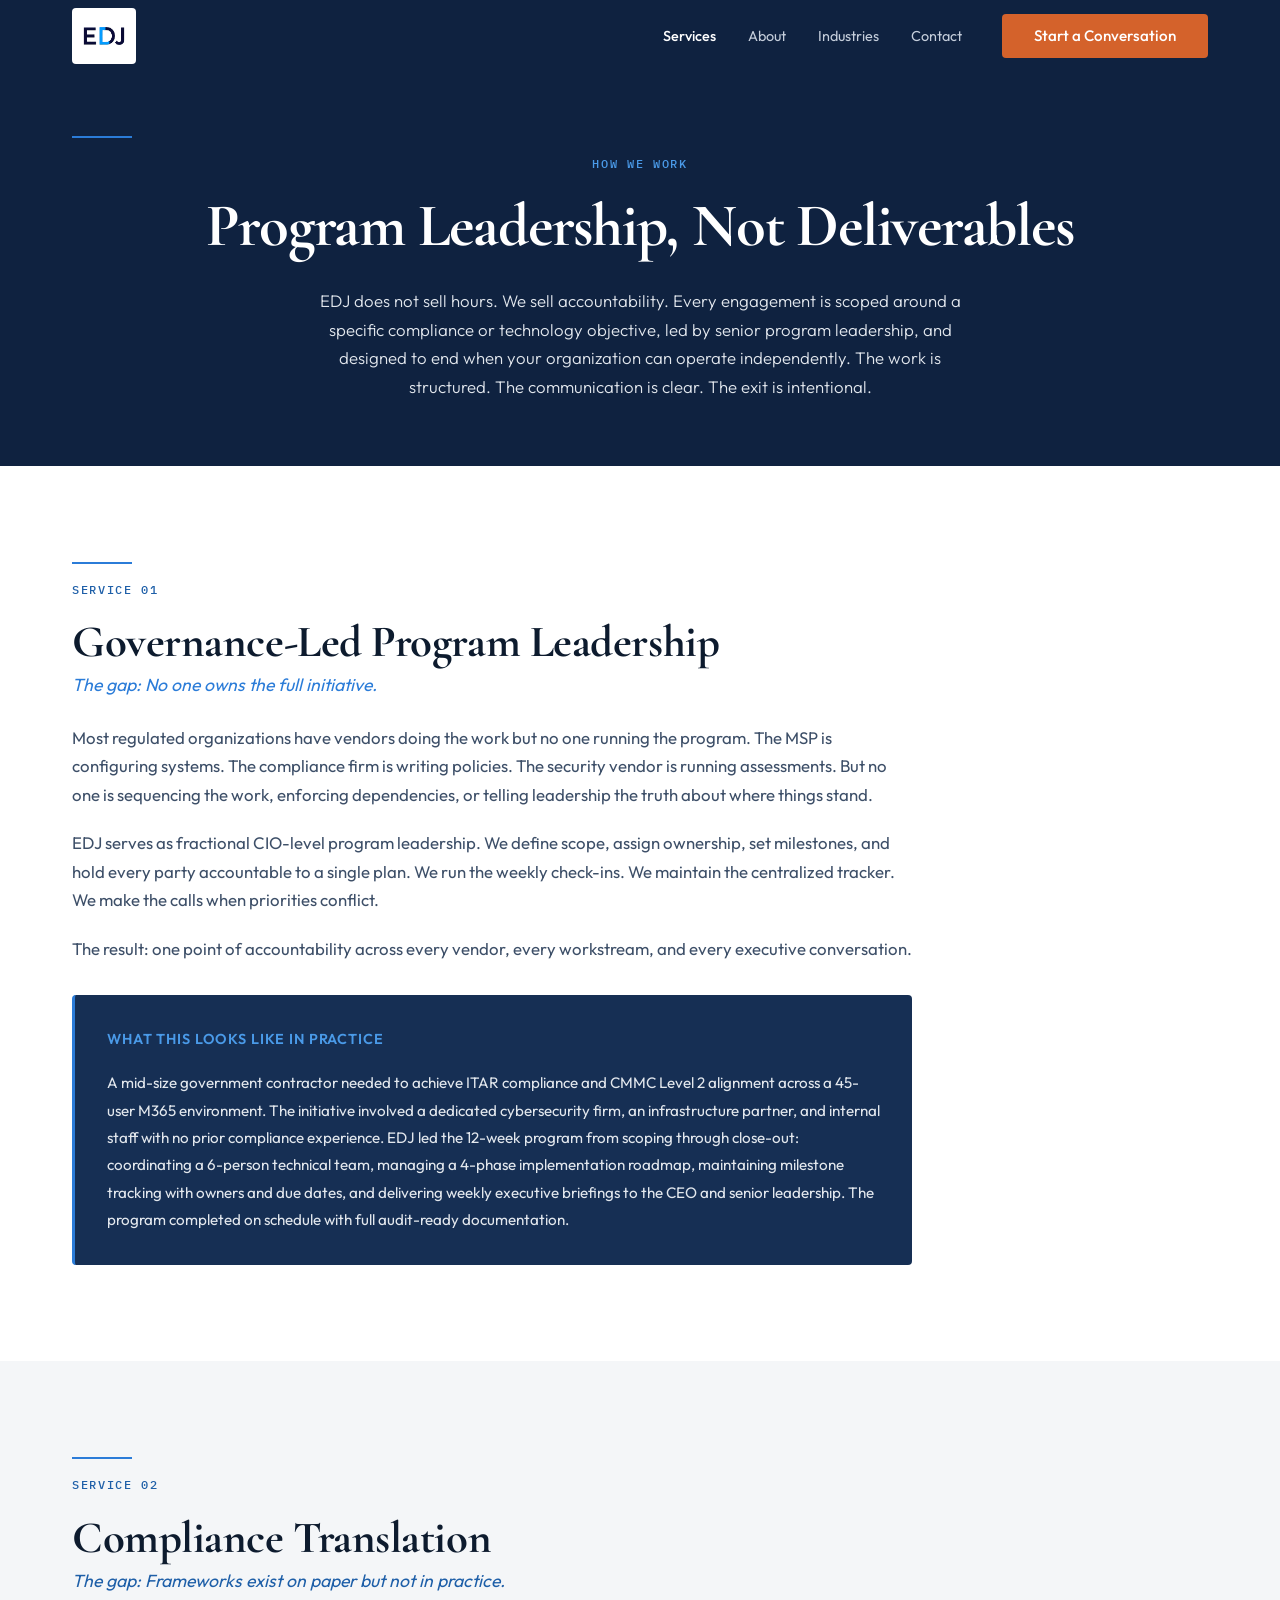
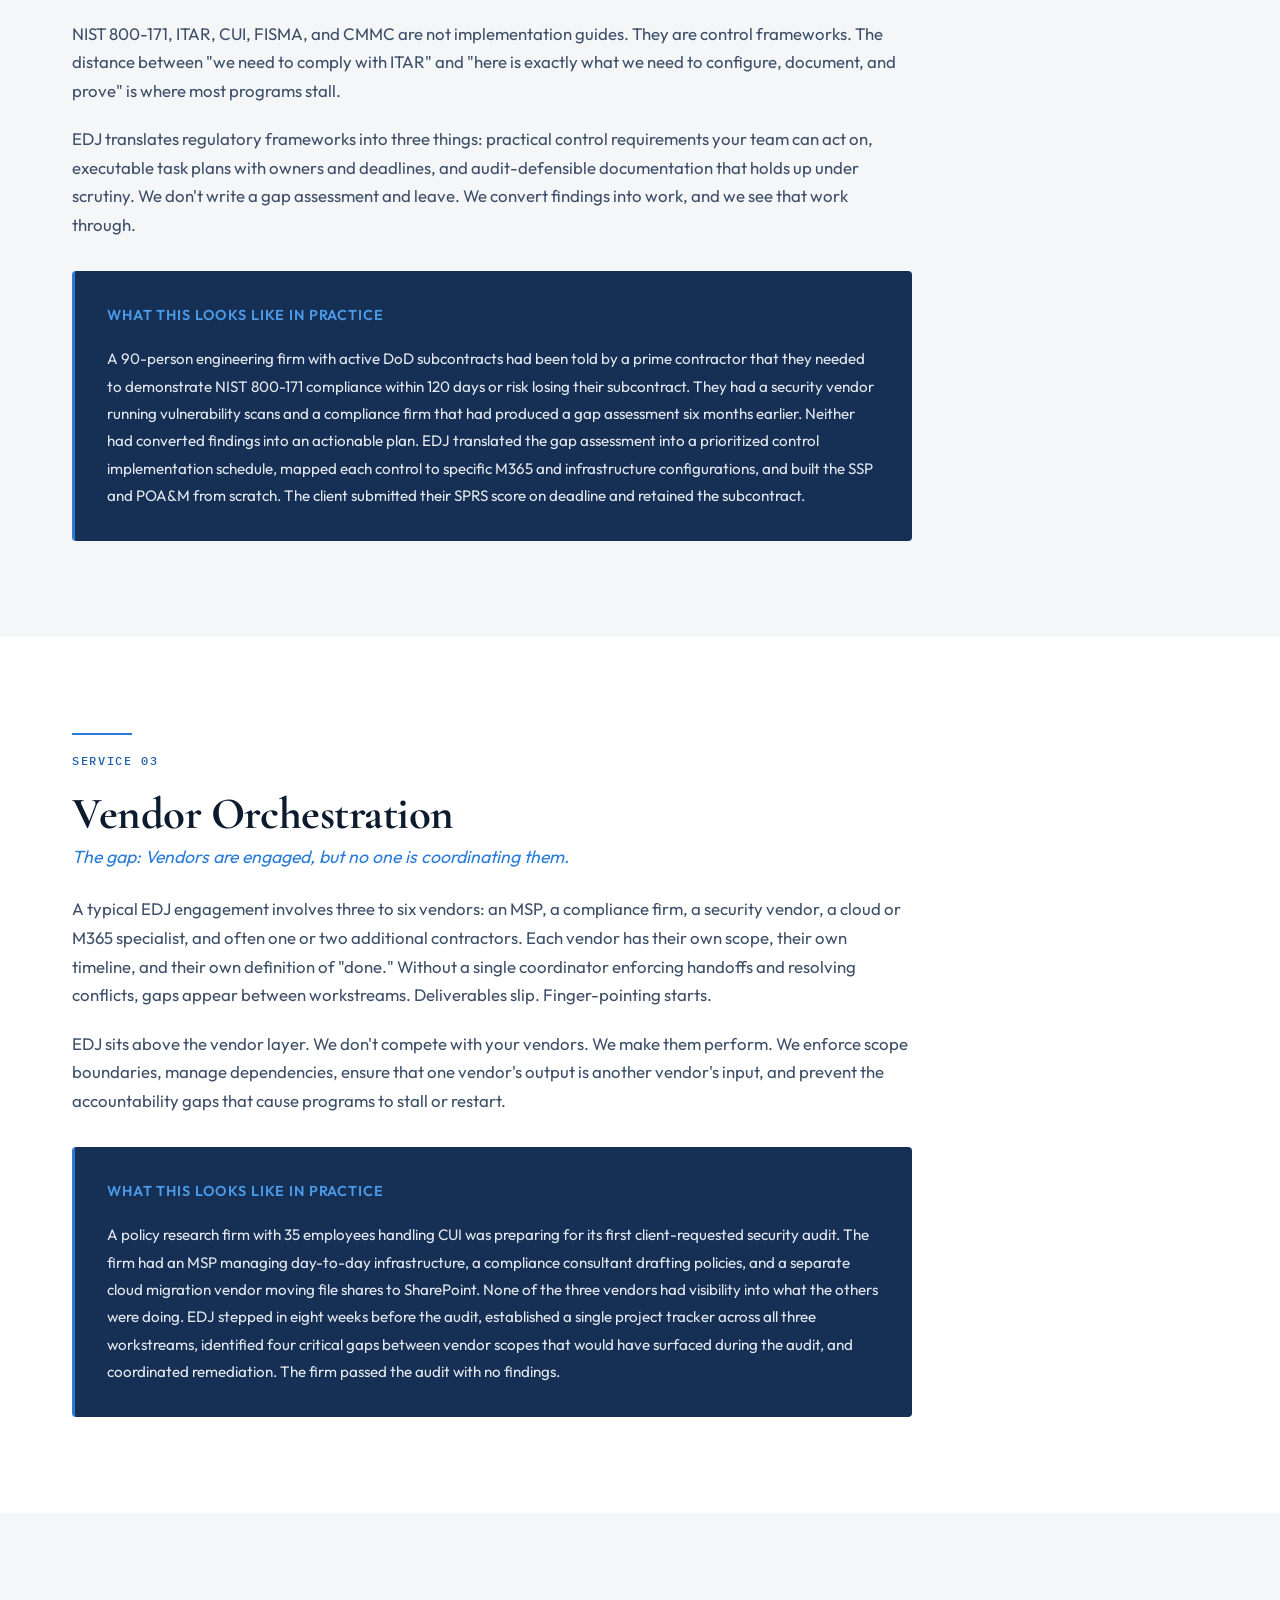
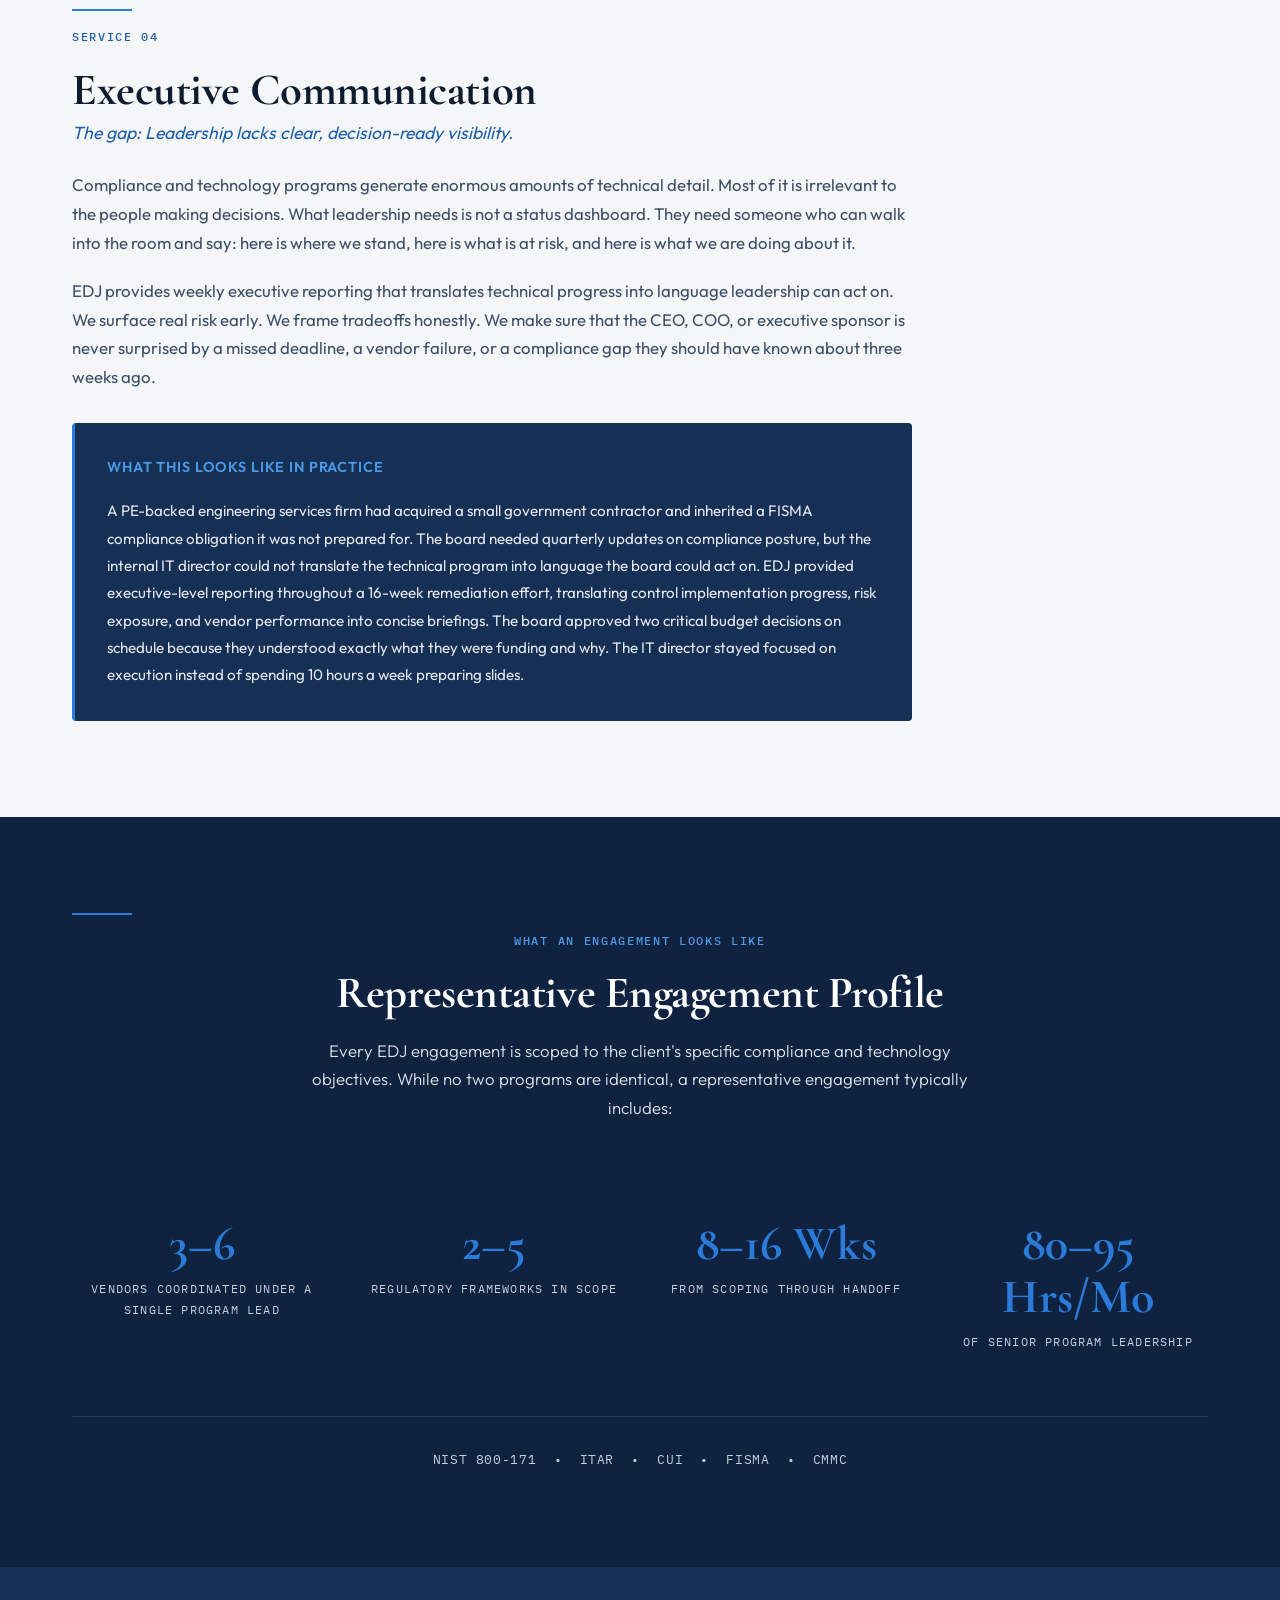
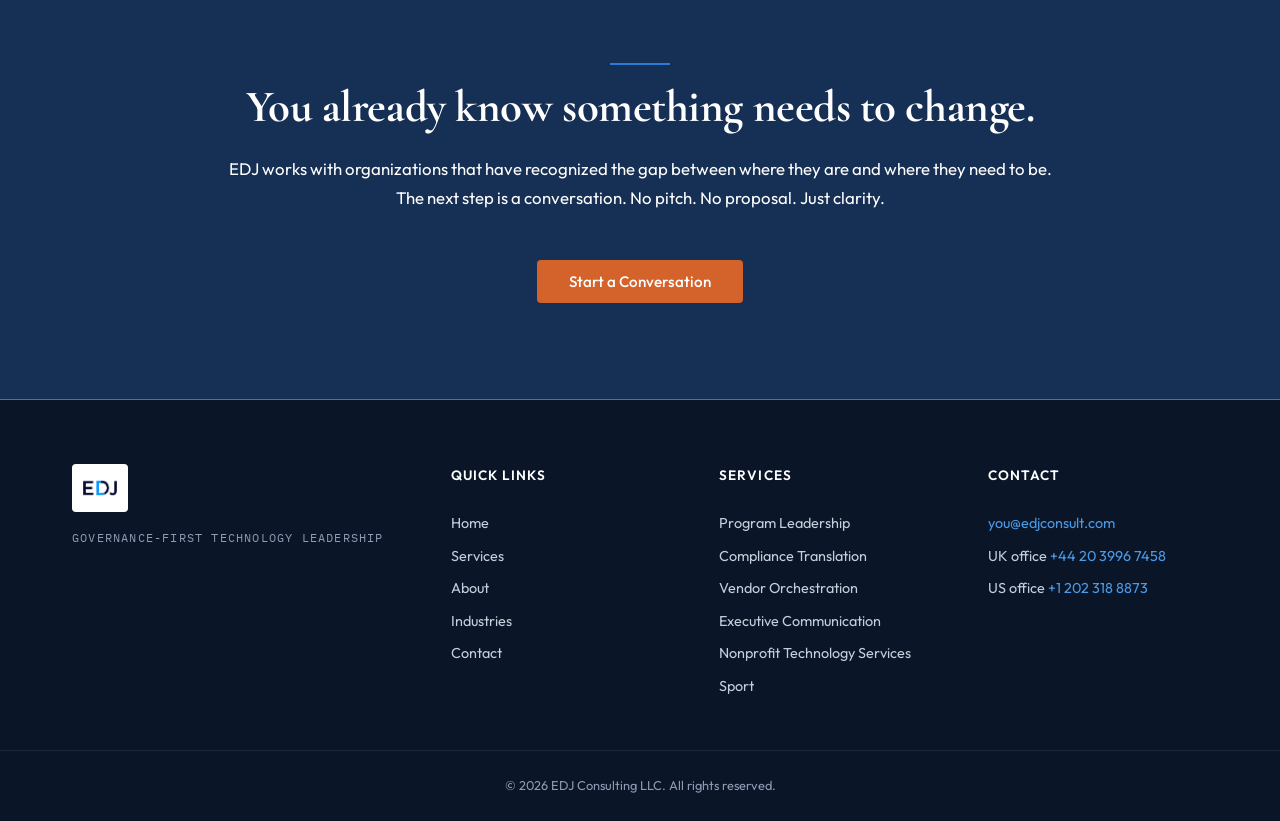
<file: services.html>
<!DOCTYPE html>
<html lang="en">
<head>
  <meta charset="UTF-8">
  <meta name="viewport" content="width=device-width, initial-scale=1.0">
  <title>Services | Fractional CIO, Compliance Translation & Vendor Orchestration | EDJ Consulting</title>
  <meta name="description" content="EDJ delivers governance-led program leadership, compliance translation for NIST/ITAR/CUI/CMMC, vendor orchestration, and executive communication for regulated organizations.">

  <!-- Open Graph -->
  <meta property="og:title" content="Services | Fractional CIO, Compliance Translation & Vendor Orchestration | EDJ Consulting">
  <meta property="og:description" content="EDJ delivers governance-led program leadership, compliance translation for NIST/ITAR/CUI/CMMC, vendor orchestration, and executive communication for regulated organizations.">
  <meta property="og:image" content="/img/og-image.jpg">
  <meta property="og:type" content="website">
  <meta property="og:url" content="https://edjconsult.com/services.html">
  <meta name="twitter:card" content="summary_large_image">

  <!-- Fonts -->
  <link rel="preconnect" href="https://fonts.googleapis.com">
  <link rel="preconnect" href="https://fonts.gstatic.com" crossorigin>
  <link href="https://fonts.googleapis.com/css2?family=Cormorant+Garamond:wght@600;700&family=Outfit:wght@300;400;500;600;700&family=IBM+Plex+Mono:wght@400;500&display=swap" rel="stylesheet">

  <link rel="stylesheet" href="css/styles.css">
</head>
<body>
  <a href="#main" class="skip-link">Skip to main content</a>

  <!-- Navigation -->
  <nav class="nav" role="navigation" aria-label="Main navigation">
    <div class="nav__inner">
      <a href="index.html" class="nav__logo" aria-label="EDJ Consulting Home">
        <img src="img/logo.svg" alt="EDJ Consulting">
      </a>
      <div class="nav__links">
        <a href="services.html" class="nav__link nav__link--active">Services</a>
        <a href="about.html" class="nav__link">About</a>
        <a href="industries.html" class="nav__link">Industries</a>
        <a href="contact.html" class="nav__link">Contact</a>
        <a href="contact.html" class="btn btn--primary nav__cta">Start a Conversation</a>
      </div>
      <button class="nav__hamburger" aria-label="Toggle menu" aria-expanded="false">
        <span class="nav__hamburger-line"></span>
        <span class="nav__hamburger-line"></span>
        <span class="nav__hamburger-line"></span>
      </button>
    </div>
    <div class="nav__overlay" aria-hidden="true">
      <a href="services.html" class="nav__overlay-link">Services</a>
      <a href="about.html" class="nav__overlay-link">About</a>
      <a href="industries.html" class="nav__overlay-link">Industries</a>
      <a href="contact.html" class="nav__overlay-link">Contact</a>
      <a href="contact.html" class="btn btn--primary nav__overlay-cta">Start a Conversation</a>
    </div>
  </nav>

  <main id="main">
    <!-- Page Header -->
    <header class="page-header">
      <div class="container">
        <span class="label label--blue-light">How We Work</span>
        <h1>Program Leadership, Not Deliverables</h1>
        <p class="page-header__intro">EDJ does not sell hours. We sell accountability. Every engagement is scoped around a specific compliance or technology objective, led by senior program leadership, and designed to end when your organization can operate independently. The work is structured. The communication is clear. The exit is intentional.</p>
      </div>
    </header>

    <!-- Pillar 1 -->
    <section id="pillar-1" class="pillar bg-white">
      <div class="container">
        <div class="reveal">
          <span class="label label--blue-dark">Service 01</span>
          <h2>Governance-Led Program Leadership</h2>
          <p class="pillar__gap">The gap: No one owns the full initiative.</p>
        </div>
        <div class="pillar__body reveal">
          <p>Most regulated organizations have vendors doing the work but no one running the program. The MSP is configuring systems. The compliance firm is writing policies. The security vendor is running assessments. But no one is sequencing the work, enforcing dependencies, or telling leadership the truth about where things stand.</p>
          <p>EDJ serves as fractional CIO-level program leadership. We define scope, assign ownership, set milestones, and hold every party accountable to a single plan. We run the weekly check-ins. We maintain the centralized tracker. We make the calls when priorities conflict.</p>
          <p>The result: one point of accountability across every vendor, every workstream, and every executive conversation.</p>
        </div>
        <div class="pillar__practice reveal">
          <p class="pillar__practice-heading">What this looks like in practice</p>
          <p>A mid-size government contractor needed to achieve ITAR compliance and CMMC Level 2 alignment across a 45-user M365 environment. The initiative involved a dedicated cybersecurity firm, an infrastructure partner, and internal staff with no prior compliance experience. EDJ led the 12-week program from scoping through close-out: coordinating a 6-person technical team, managing a 4-phase implementation roadmap, maintaining milestone tracking with owners and due dates, and delivering weekly executive briefings to the CEO and senior leadership. The program completed on schedule with full audit-ready documentation.</p>
        </div>
      </div>
    </section>

    <!-- Pillar 2 -->
    <section id="pillar-2" class="pillar bg-slate-100">
      <div class="container">
        <div class="reveal">
          <span class="label label--blue-dark">Service 02</span>
          <h2>Compliance Translation</h2>
          <p class="pillar__gap">The gap: Frameworks exist on paper but not in practice.</p>
        </div>
        <div class="pillar__body reveal">
          <p>NIST 800-171, ITAR, CUI, FISMA, and CMMC are not implementation guides. They are control frameworks. The distance between "we need to comply with ITAR" and "here is exactly what we need to configure, document, and prove" is where most programs stall.</p>
          <p>EDJ translates regulatory frameworks into three things: practical control requirements your team can act on, executable task plans with owners and deadlines, and audit-defensible documentation that holds up under scrutiny. We don't write a gap assessment and leave. We convert findings into work, and we see that work through.</p>
        </div>
        <div class="pillar__practice reveal">
          <p class="pillar__practice-heading">What this looks like in practice</p>
          <p>A 90-person engineering firm with active DoD subcontracts had been told by a prime contractor that they needed to demonstrate NIST 800-171 compliance within 120 days or risk losing their subcontract. They had a security vendor running vulnerability scans and a compliance firm that had produced a gap assessment six months earlier. Neither had converted findings into an actionable plan. EDJ translated the gap assessment into a prioritized control implementation schedule, mapped each control to specific M365 and infrastructure configurations, and built the SSP and POA&M from scratch. The client submitted their SPRS score on deadline and retained the subcontract.</p>
        </div>
      </div>
    </section>

    <!-- Pillar 3 -->
    <section id="pillar-3" class="pillar bg-white">
      <div class="container">
        <div class="reveal">
          <span class="label label--blue-dark">Service 03</span>
          <h2>Vendor Orchestration</h2>
          <p class="pillar__gap">The gap: Vendors are engaged, but no one is coordinating them.</p>
        </div>
        <div class="pillar__body reveal">
          <p>A typical EDJ engagement involves three to six vendors: an MSP, a compliance firm, a security vendor, a cloud or M365 specialist, and often one or two additional contractors. Each vendor has their own scope, their own timeline, and their own definition of "done." Without a single coordinator enforcing handoffs and resolving conflicts, gaps appear between workstreams. Deliverables slip. Finger-pointing starts.</p>
          <p>EDJ sits above the vendor layer. We don't compete with your vendors. We make them perform. We enforce scope boundaries, manage dependencies, ensure that one vendor's output is another vendor's input, and prevent the accountability gaps that cause programs to stall or restart.</p>
        </div>
        <div class="pillar__practice reveal">
          <p class="pillar__practice-heading">What this looks like in practice</p>
          <p>A policy research firm with 35 employees handling CUI was preparing for its first client-requested security audit. The firm had an MSP managing day-to-day infrastructure, a compliance consultant drafting policies, and a separate cloud migration vendor moving file shares to SharePoint. None of the three vendors had visibility into what the others were doing. EDJ stepped in eight weeks before the audit, established a single project tracker across all three workstreams, identified four critical gaps between vendor scopes that would have surfaced during the audit, and coordinated remediation. The firm passed the audit with no findings.</p>
        </div>
      </div>
    </section>

    <!-- Pillar 4 -->
    <section id="pillar-4" class="pillar bg-slate-100">
      <div class="container">
        <div class="reveal">
          <span class="label label--blue-dark">Service 04</span>
          <h2>Executive Communication</h2>
          <p class="pillar__gap">The gap: Leadership lacks clear, decision-ready visibility.</p>
        </div>
        <div class="pillar__body reveal">
          <p>Compliance and technology programs generate enormous amounts of technical detail. Most of it is irrelevant to the people making decisions. What leadership needs is not a status dashboard. They need someone who can walk into the room and say: here is where we stand, here is what is at risk, and here is what we are doing about it.</p>
          <p>EDJ provides weekly executive reporting that translates technical progress into language leadership can act on. We surface real risk early. We frame tradeoffs honestly. We make sure that the CEO, COO, or executive sponsor is never surprised by a missed deadline, a vendor failure, or a compliance gap they should have known about three weeks ago.</p>
        </div>
        <div class="pillar__practice reveal">
          <p class="pillar__practice-heading">What this looks like in practice</p>
          <p>A PE-backed engineering services firm had acquired a small government contractor and inherited a FISMA compliance obligation it was not prepared for. The board needed quarterly updates on compliance posture, but the internal IT director could not translate the technical program into language the board could act on. EDJ provided executive-level reporting throughout a 16-week remediation effort, translating control implementation progress, risk exposure, and vendor performance into concise briefings. The board approved two critical budget decisions on schedule because they understood exactly what they were funding and why. The IT director stayed focused on execution instead of spending 10 hours a week preparing slides.</p>
        </div>
      </div>
    </section>

    <!-- Engagement Profile -->
    <section class="engagement-profile">
      <div class="container">
        <div class="reveal">
          <span class="label label--blue-light" style="text-align: center;">What an Engagement Looks Like</span>
          <h2>Representative Engagement Profile</h2>
          <p class="engagement-profile__intro">Every EDJ engagement is scoped to the client's specific compliance and technology objectives. While no two programs are identical, a representative engagement typically includes:</p>
        </div>
        <div class="stats reveal">
          <div class="stat">
            <div class="stat__value">3&ndash;6</div>
            <div class="stat__label">Vendors Coordinated Under a Single Program Lead</div>
          </div>
          <div class="stat">
            <div class="stat__value">2&ndash;5</div>
            <div class="stat__label">Regulatory Frameworks in Scope</div>
          </div>
          <div class="stat">
            <div class="stat__value">8&ndash;16 Wks</div>
            <div class="stat__label">From Scoping Through Handoff</div>
          </div>
          <div class="stat">
            <div class="stat__value">80&ndash;95 Hrs/Mo</div>
            <div class="stat__label">Of Senior Program Leadership</div>
          </div>
        </div>
        <div class="frameworks reveal">
          NIST 800-171 &nbsp;&bull;&nbsp; ITAR &nbsp;&bull;&nbsp; CUI &nbsp;&bull;&nbsp; FISMA &nbsp;&bull;&nbsp; CMMC
        </div>
      </div>
    </section>

    <!-- CTA Section -->
    <section class="cta-section">
      <div class="container">
        <div class="reveal">
          <span class="label label--blue-light" style="text-align: center;"></span>
          <h2>You already know something needs to change.</h2>
          <p class="cta-section__body">EDJ works with organizations that have recognized the gap between where they are and where they need to be.<br>The next step is a conversation. No pitch. No proposal. Just clarity.</p>
          <a href="contact.html" class="btn btn--primary">Start a Conversation</a>
        </div>
      </div>
    </section>
  </main>

  <!-- Footer -->
  <footer class="footer">
    <div class="container">
      <div class="footer__grid">
        <div>
          <a href="index.html" class="footer__logo" aria-label="EDJ Consulting Home">
            <img src="img/logo.svg" alt="EDJ Consulting">
          </a>
          <p class="footer__brand-tagline">Governance-First Technology Leadership</p>
        </div>
        <div>
          <p class="footer__heading">Quick Links</p>
          <a href="index.html" class="footer__link">Home</a>
          <a href="services.html" class="footer__link">Services</a>
          <a href="about.html" class="footer__link">About</a>
          <a href="industries.html" class="footer__link">Industries</a>
          <a href="contact.html" class="footer__link">Contact</a>
        </div>
        <div>
          <p class="footer__heading">Services</p>
          <a href="services.html#pillar-1" class="footer__link">Program Leadership</a>
          <a href="services.html#pillar-2" class="footer__link">Compliance Translation</a>
          <a href="services.html#pillar-3" class="footer__link">Vendor Orchestration</a>
          <a href="services.html#pillar-4" class="footer__link">Executive Communication</a>
          <a href="nonprofits.html" class="footer__link">Nonprofit Technology Services</a>
          <a href="/sport" class="footer__link">Sport</a>
        </div>
        <div>
          <p class="footer__heading">Contact</p>
          <p class="footer__contact-item"><a href="mailto:you@edjconsult.com">you@edjconsult.com</a></p>
          <p class="footer__contact-item">UK office <a href="tel:+442039967458">+44 20 3996 7458</a></p>
          <p class="footer__contact-item">US office <a href="tel:+12023188873">+1 202 318 8873</a></p>
        </div>
      </div>
    </div>
    <div class="footer__bottom">
      <div class="container">
        &copy; 2026 EDJ Consulting LLC. All rights reserved.
      </div>
    </div>
  </footer>

  <script src="js/main.js"></script>
</body>
</html>
</file>
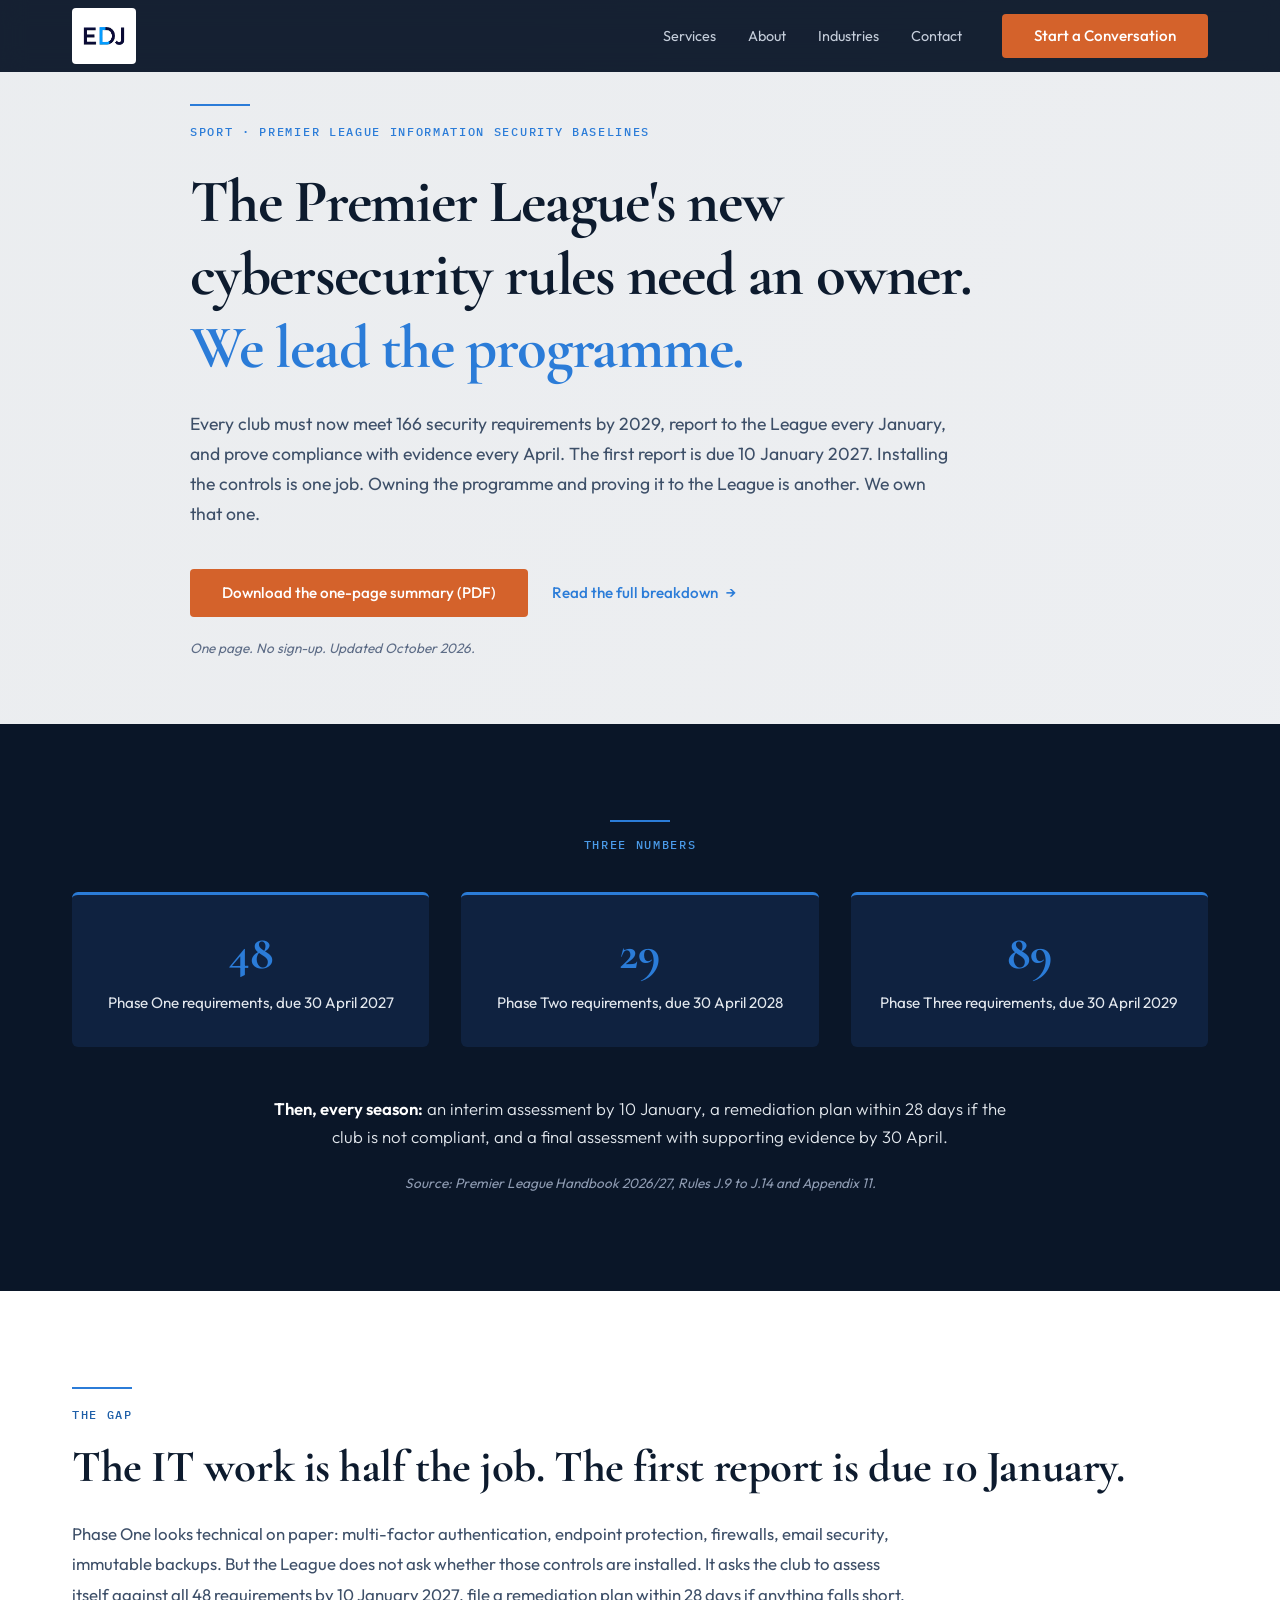
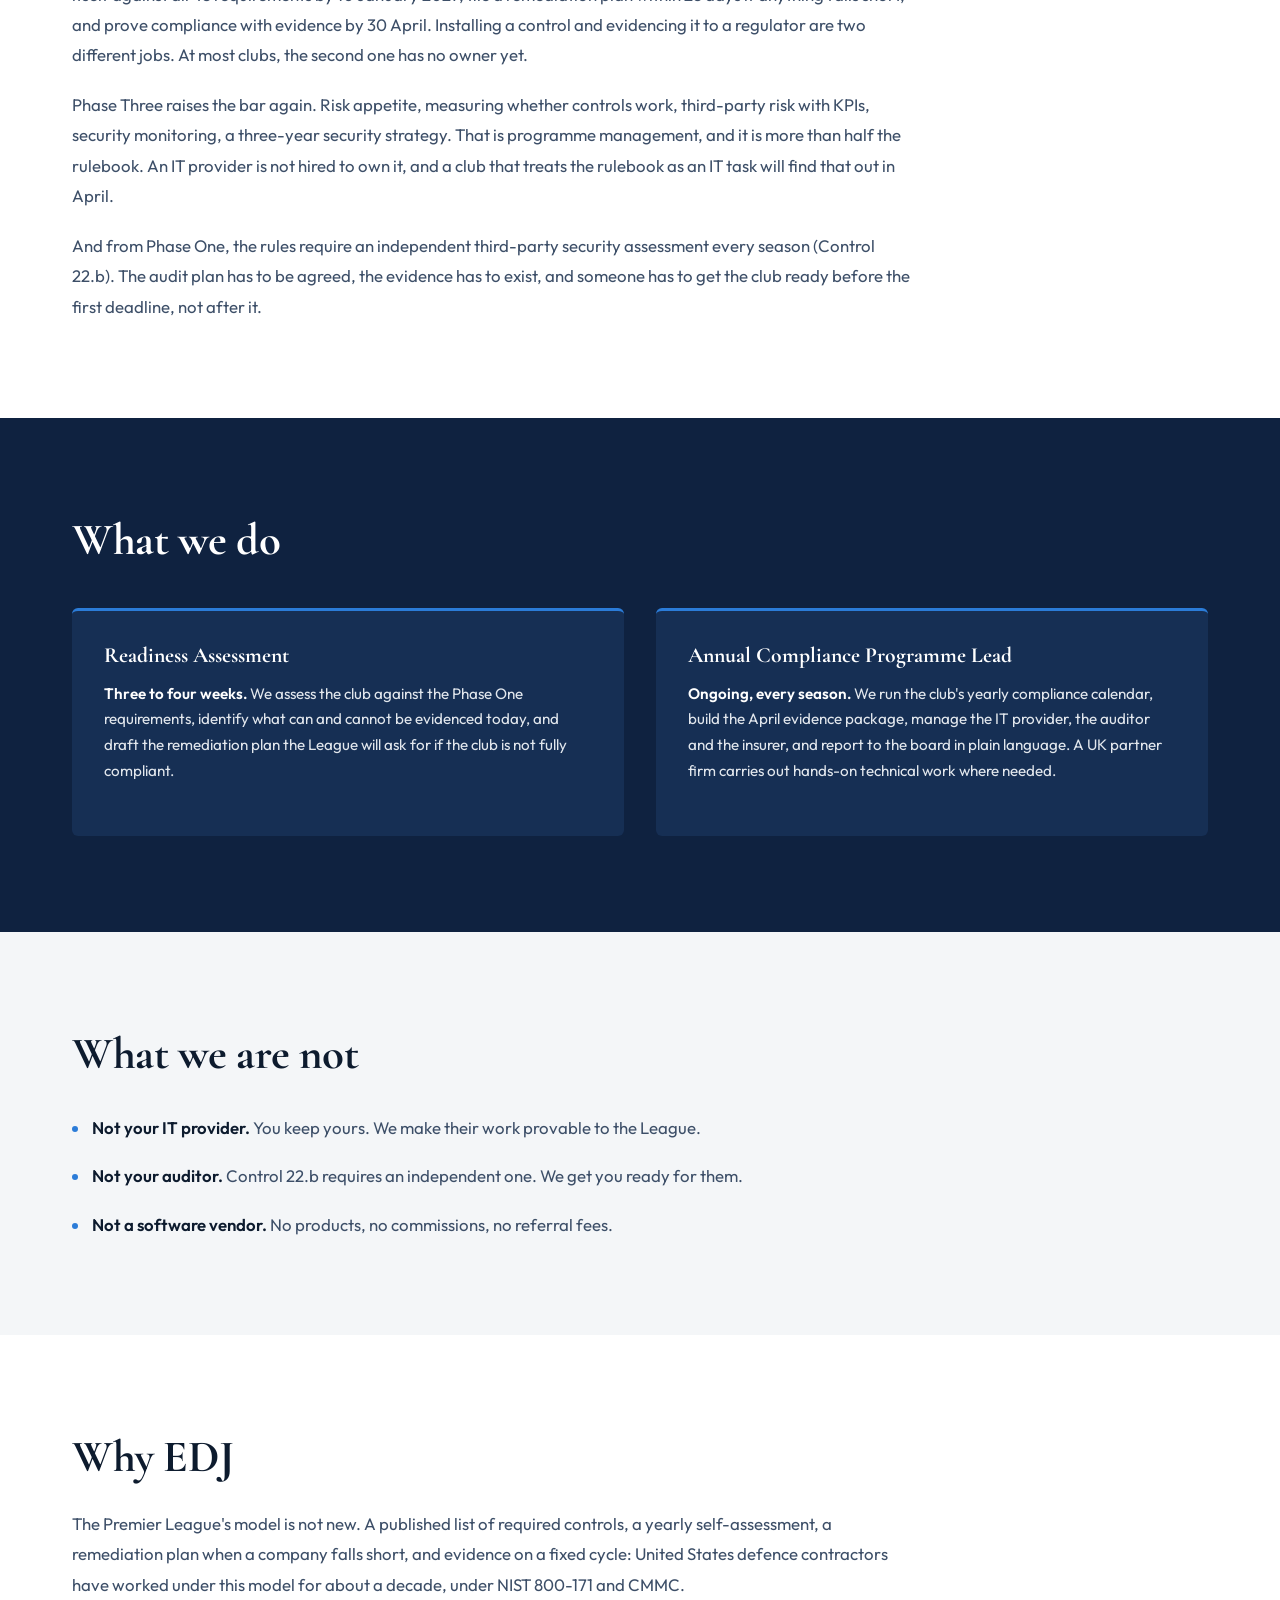
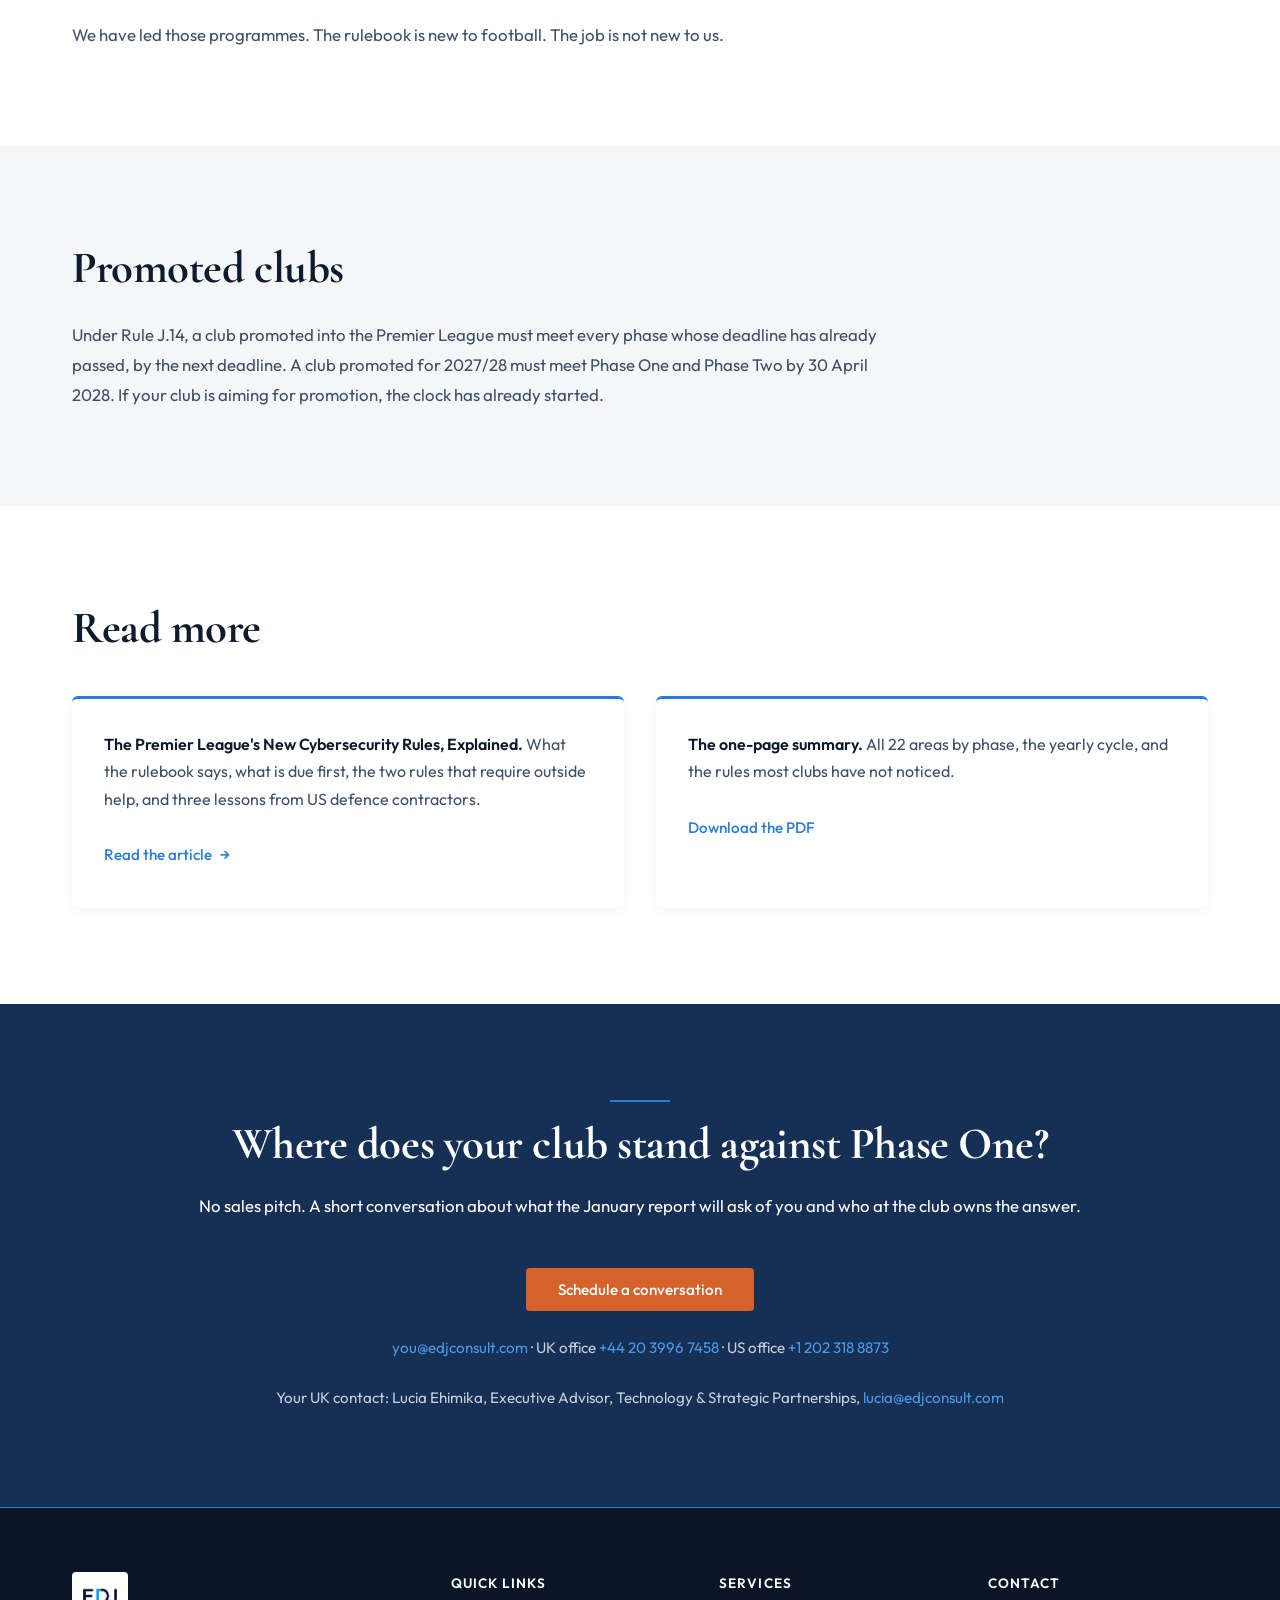
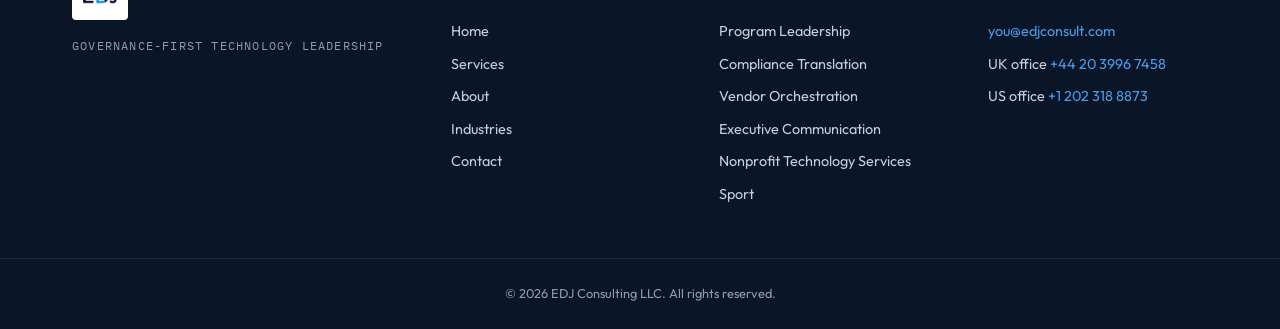
<file: sport.html>
<!DOCTYPE html>
<html lang="en-GB">
<head>
  <meta charset="UTF-8">
  <meta name="viewport" content="width=device-width, initial-scale=1.0">
  <title>Premier League Cybersecurity Compliance | EDJ Consulting</title>
  <meta name="description" content="Every Premier League club must meet 166 information security requirements by 2029 and report to the League every January and April. EDJ Consulting leads the programme, the evidence and the vendors, so your board has an answer.">
  <link rel="canonical" href="https://edjconsult.com/sport">

  <!-- Open Graph -->
  <meta property="og:title" content="Premier League Cybersecurity Compliance | EDJ Consulting">
  <meta property="og:description" content="Every Premier League club must meet 166 information security requirements by 2029 and report to the League every January and April. EDJ Consulting leads the programme, the evidence and the vendors, so your board has an answer.">
  <meta property="og:image" content="https://edjconsult.com/img/og-sport.png">
  <meta property="og:image:width" content="1200">
  <meta property="og:image:height" content="630">
  <meta property="og:type" content="website">
  <meta property="og:url" content="https://edjconsult.com/sport">
  <meta property="og:site_name" content="EDJ Consulting">
  <meta property="og:locale" content="en_GB">

  <!-- Twitter -->
  <meta name="twitter:card" content="summary_large_image">
  <meta name="twitter:title" content="Premier League Cybersecurity Compliance | EDJ Consulting">
  <meta name="twitter:description" content="Every Premier League club must meet 166 information security requirements by 2029 and report to the League every January and April. EDJ Consulting leads the programme, the evidence and the vendors, so your board has an answer.">
  <meta name="twitter:image" content="https://edjconsult.com/img/og-sport.png">

  <!-- Fonts -->
  <link rel="preconnect" href="https://fonts.googleapis.com">
  <link rel="preconnect" href="https://fonts.gstatic.com" crossorigin>
  <link rel="preload" as="style" href="https://fonts.googleapis.com/css2?family=Cormorant+Garamond:wght@600;700&family=Outfit:wght@300;400;500;600;700&family=IBM+Plex+Mono:wght@400;500&display=swap" onload="this.onload=null;this.rel='stylesheet'">
  <noscript><link rel="stylesheet" href="https://fonts.googleapis.com/css2?family=Cormorant+Garamond:wght@600;700&family=Outfit:wght@300;400;500;600;700&family=IBM+Plex+Mono:wght@400;500&display=swap"></noscript>

  <link rel="stylesheet" href="css/styles.css">

  <!-- Structured Data -->
  <script type="application/ld+json">
  {
    "@context": "https://schema.org",
    "@type": "WebPage",
    "name": "Premier League Cybersecurity Compliance | EDJ Consulting",
    "url": "https://edjconsult.com/sport",
    "description": "Every Premier League club must meet 166 information security requirements by 2029 and report to the League every January and April. EDJ Consulting leads the programme, the evidence and the vendors, so your board has an answer.",
    "inLanguage": "en-GB",
    "primaryImageOfPage": {
      "@type": "ImageObject",
      "url": "https://edjconsult.com/img/og-sport.png",
      "width": 1200,
      "height": 630
    },
    "mainEntity": {
      "@type": "Service",
      "name": "Premier League Cybersecurity Compliance",
      "serviceType": ["Readiness Assessment", "Annual Compliance Programme Lead"],
      "description": "Programme leadership for the Premier League Information Security Baselines (Premier League Handbook 2026/27, Rules J.9 to J.14 and Appendix 11): readiness assessment against Phase One, the yearly compliance calendar, the April evidence package, and plain-language reporting to the board.",
      "url": "https://edjconsult.com/sport",
      "areaServed": "GB",
      "audience": {
        "@type": "Audience",
        "audienceType": "Premier League and Championship football clubs"
      },
      "provider": {
        "@type": "Organization",
        "name": "EDJ Consulting",
        "url": "https://edjconsult.com",
        "email": "you@edjconsult.com",
        "telephone": ["+442039967458", "+12023188873"]
      }
    }
  }
  </script>
</head>
<body>
  <a href="#main" class="skip-link">Skip to main content</a>

  <nav class="nav nav--fixed-dark" role="navigation" aria-label="Main navigation">
    <div class="nav__inner">
      <a href="index.html" class="nav__logo" aria-label="EDJ Consulting Home">
        <img src="img/logo.svg" alt="EDJ Consulting">
      </a>
      <div class="nav__links">
        <a href="services.html" class="nav__link">Services</a>
        <a href="about.html" class="nav__link">About</a>
        <a href="industries.html" class="nav__link">Industries</a>
        <a href="contact.html" class="nav__link">Contact</a>
        <a href="contact.html" class="btn btn--primary nav__cta">Start a Conversation</a>
      </div>
      <button class="nav__hamburger" aria-label="Toggle menu" aria-expanded="false">
        <span class="nav__hamburger-line"></span>
        <span class="nav__hamburger-line"></span>
        <span class="nav__hamburger-line"></span>
      </button>
    </div>
    <div class="nav__overlay" aria-hidden="true">
      <a href="services.html" class="nav__overlay-link">Services</a>
      <a href="about.html" class="nav__overlay-link">About</a>
      <a href="industries.html" class="nav__overlay-link">Industries</a>
      <a href="contact.html" class="nav__overlay-link">Contact</a>
      <a href="contact.html" class="btn btn--primary nav__overlay-cta">Start a Conversation</a>
    </div>
  </nav>

  <main id="main">
    <!-- Hero -->
    <section class="hero hero--sport">
      <div class="hero__content">
        <span class="label label--blue hero__label">Sport &middot; Premier League Information Security Baselines</span>
        <h1>
          <span class="hero__line">The Premier League's new cybersecurity rules need an owner.</span>
          <span class="hero__line hero__line--blue">We lead the programme.</span>
        </h1>
        <p class="hero__subhead">Every club must now meet 166 security requirements by 2029, report to the League every January, and prove compliance with evidence every April. The first report is due 10 January 2027. Installing the controls is one job. Owning the programme and proving it to the League is another. We own that one.</p>
        <div class="hero__actions">
          <a href="/downloads/EDJ-Premier-League-Cybersecurity-Rules.pdf" class="btn btn--primary" target="_blank" rel="noopener">Download the one-page summary (PDF)<span class="sr-only">, 1 page, opens in a new tab</span></a>
          <a href="/premier-league-cybersecurity-rules" class="btn btn--secondary">Read the full breakdown</a>
        </div>
        <p class="hero__note"><em>One page. No sign-up. Updated October 2026.</em></p>
      </div>
    </section>

    <!-- Three numbers -->
    <section class="section bg-navy-900">
      <div class="container">
        <div class="sport-numbers__head reveal">
          <h2 class="label label--blue-light">Three numbers</h2>
        </div>
        <div class="stats stats--3 stats--tiles reveal">
          <div class="stat">
            <div class="stat__value">48</div>
            <div class="stat__label">Phase One requirements, due 30 April 2027</div>
          </div>
          <div class="stat">
            <div class="stat__value">29</div>
            <div class="stat__label">Phase Two requirements, due 30 April 2028</div>
          </div>
          <div class="stat">
            <div class="stat__value">89</div>
            <div class="stat__label">Phase Three requirements, due 30 April 2029</div>
          </div>
        </div>
        <p class="sport-numbers__cycle reveal"><strong>Then, every season:</strong> an interim assessment by 10 January, a remediation plan within 28 days if the club is not compliant, and a final assessment with supporting evidence by 30 April.</p>
        <p class="sport-numbers__source reveal">Source: Premier League Handbook 2026/27, Rules J.9 to J.14 and Appendix 11.</p>
      </div>
    </section>

    <!-- The gap -->
    <section class="section bg-white">
      <div class="container">
        <div class="reveal">
          <span class="label label--blue-dark">The gap</span>
          <h2>The IT work is half the job. The first report is due 10 January.</h2>
        </div>
        <div class="sport-prose reveal">
          <p>Phase One looks technical on paper: multi-factor authentication, endpoint protection, firewalls, email security, immutable backups. But the League does not ask whether those controls are installed. It asks the club to assess itself against all 48 requirements by 10 January 2027, file a remediation plan within 28 days if anything falls short, and prove compliance with evidence by 30 April. Installing a control and evidencing it to a regulator are two different jobs. At most clubs, the second one has no owner yet.</p>
          <p>Phase Three raises the bar again. Risk appetite, measuring whether controls work, third-party risk with KPIs, security monitoring, a three-year security strategy. That is programme management, and it is more than half the rulebook. An IT provider is not hired to own it, and a club that treats the rulebook as an IT task will find that out in April.</p>
          <p>And from Phase One, the rules require an independent third-party security assessment every season (Control 22.b). The audit plan has to be agreed, the evidence has to exist, and someone has to get the club ready before the first deadline, not after it.</p>
        </div>
      </div>
    </section>

    <!-- What we do -->
    <section class="section bg-navy-800">
      <div class="container">
        <div class="reveal">
          <h2 class="section-heading--light">What we do</h2>
        </div>
        <div class="grid grid--2 sport-grid">
          <div class="card card--dark reveal">
            <h3 class="card__title service-card__title">Readiness Assessment</h3>
            <p class="card__body service-card__body"><strong>Three to four weeks.</strong> We assess the club against the Phase One requirements, identify what can and cannot be evidenced today, and draft the remediation plan the League will ask for if the club is not fully compliant.</p>
          </div>
          <div class="card card--dark reveal">
            <h3 class="card__title service-card__title">Annual Compliance Programme Lead</h3>
            <p class="card__body service-card__body"><strong>Ongoing, every season.</strong> We run the club's yearly compliance calendar, build the April evidence package, manage the IT provider, the auditor and the insurer, and report to the board in plain language. A UK partner firm carries out hands-on technical work where needed.</p>
          </div>
        </div>
      </div>
    </section>

    <!-- What we are not -->
    <section class="section bg-slate-100">
      <div class="container">
        <div class="reveal">
          <h2>What we are not</h2>
        </div>
        <ul class="sport-not__list reveal">
          <li class="sport-not__item"><strong>Not your IT provider.</strong> You keep yours. We make their work provable to the League.</li>
          <li class="sport-not__item"><strong>Not your auditor.</strong> Control 22.b requires an independent one. We get you ready for them.</li>
          <li class="sport-not__item"><strong>Not a software vendor.</strong> No products, no commissions, no referral fees.</li>
        </ul>
      </div>
    </section>

    <!-- Why EDJ -->
    <section class="section bg-white">
      <div class="container">
        <div class="reveal">
          <h2>Why EDJ</h2>
        </div>
        <div class="sport-prose reveal">
          <p>The Premier League's model is not new. A published list of required controls, a yearly self-assessment, a remediation plan when a company falls short, and evidence on a fixed cycle: United States defence contractors have worked under this model for about a decade, under NIST 800-171 and CMMC.</p>
          <p>We have led those programmes. The rulebook is new to football. The job is not new to us.</p>
        </div>
      </div>
    </section>

    <!-- Promoted clubs -->
    <section class="section bg-slate-100">
      <div class="container">
        <div class="reveal">
          <h2>Promoted clubs</h2>
        </div>
        <div class="sport-prose reveal">
          <p>Under Rule J.14, a club promoted into the Premier League must meet every phase whose deadline has already passed, by the next deadline. A club promoted for 2027/28 must meet Phase One and Phase Two by 30 April 2028. If your club is aiming for promotion, the clock has already started.</p>
        </div>
      </div>
    </section>

    <!-- Read more -->
    <section class="section bg-white">
      <div class="container">
        <div class="reveal">
          <h2>Read more</h2>
        </div>
        <div class="grid grid--2 sport-grid sport-read-more">
          <div class="card card--light reveal">
            <p class="card__body"><strong>The Premier League's New Cybersecurity Rules, Explained.</strong> What the rulebook says, what is due first, the two rules that require outside help, and three lessons from US defence contractors.</p>
            <a href="/premier-league-cybersecurity-rules" class="btn btn--secondary">Read the article</a>
          </div>
          <div class="card card--light reveal">
            <p class="card__body"><strong>The one-page summary.</strong> All 22 areas by phase, the yearly cycle, and the rules most clubs have not noticed.</p>
            <a href="/downloads/EDJ-Premier-League-Cybersecurity-Rules.pdf" class="btn btn--secondary btn--no-arrow" target="_blank" rel="noopener">Download the PDF<span class="sr-only"> (1 page, opens in a new tab)</span></a>
          </div>
        </div>
      </div>
    </section>

    <!-- CTA band -->
    <section class="cta-section cta-section--sport">
      <div class="container">
        <div class="reveal">
          <span class="label label--blue-light"></span>
          <h2>Where does your club stand against Phase One?</h2>
          <p class="cta-section__body">No sales pitch. A short conversation about what the January report will ask of you and who at the club owns the answer.</p>
          <a href="contact.html" class="btn btn--primary">Schedule a conversation</a>
          <p class="cta-section__contact"><a href="mailto:you@edjconsult.com">you@edjconsult.com</a> &middot; UK office <a href="tel:+442039967458">+44 20 3996 7458</a> &middot; US office <a href="tel:+12023188873">+1 202 318 8873</a></p>
          <p class="cta-section__contact">Your UK contact: Lucia Ehimika, Executive Advisor, Technology &amp; Strategic Partnerships, <a href="mailto:lucia@edjconsult.com">lucia@edjconsult.com</a></p>
          <!-- London address goes here once EDJ Consulting UK Ltd is registered. -->
        </div>
      </div>
    </section>
  </main>

  <footer class="footer">
    <div class="container">
      <div class="footer__grid">
        <div>
          <a href="index.html" class="footer__logo" aria-label="EDJ Consulting Home">
            <img src="img/logo.svg" alt="EDJ Consulting">
          </a>
          <p class="footer__brand-tagline">Governance-First Technology Leadership</p>
        </div>
        <div>
          <p class="footer__heading">Quick Links</p>
          <a href="index.html" class="footer__link">Home</a>
          <a href="services.html" class="footer__link">Services</a>
          <a href="about.html" class="footer__link">About</a>
          <a href="industries.html" class="footer__link">Industries</a>
          <a href="contact.html" class="footer__link">Contact</a>
        </div>
        <div>
          <p class="footer__heading">Services</p>
          <a href="services.html#pillar-1" class="footer__link">Program Leadership</a>
          <a href="services.html#pillar-2" class="footer__link">Compliance Translation</a>
          <a href="services.html#pillar-3" class="footer__link">Vendor Orchestration</a>
          <a href="services.html#pillar-4" class="footer__link">Executive Communication</a>
          <a href="nonprofits.html" class="footer__link">Nonprofit Technology Services</a>
          <a href="/sport" class="footer__link">Sport</a>
        </div>
        <div>
          <p class="footer__heading">Contact</p>
          <p class="footer__contact-item"><a href="mailto:you@edjconsult.com">you@edjconsult.com</a></p>
          <p class="footer__contact-item">UK office <a href="tel:+442039967458">+44 20 3996 7458</a></p>
          <p class="footer__contact-item">US office <a href="tel:+12023188873">+1 202 318 8873</a></p>
        </div>
      </div>
    </div>
    <div class="footer__bottom">
      <div class="container">
        &copy; 2026 EDJ Consulting LLC. All rights reserved.
      </div>
    </div>
  </footer>

  <script src="js/main.js"></script>
</body>
</html>
</file>
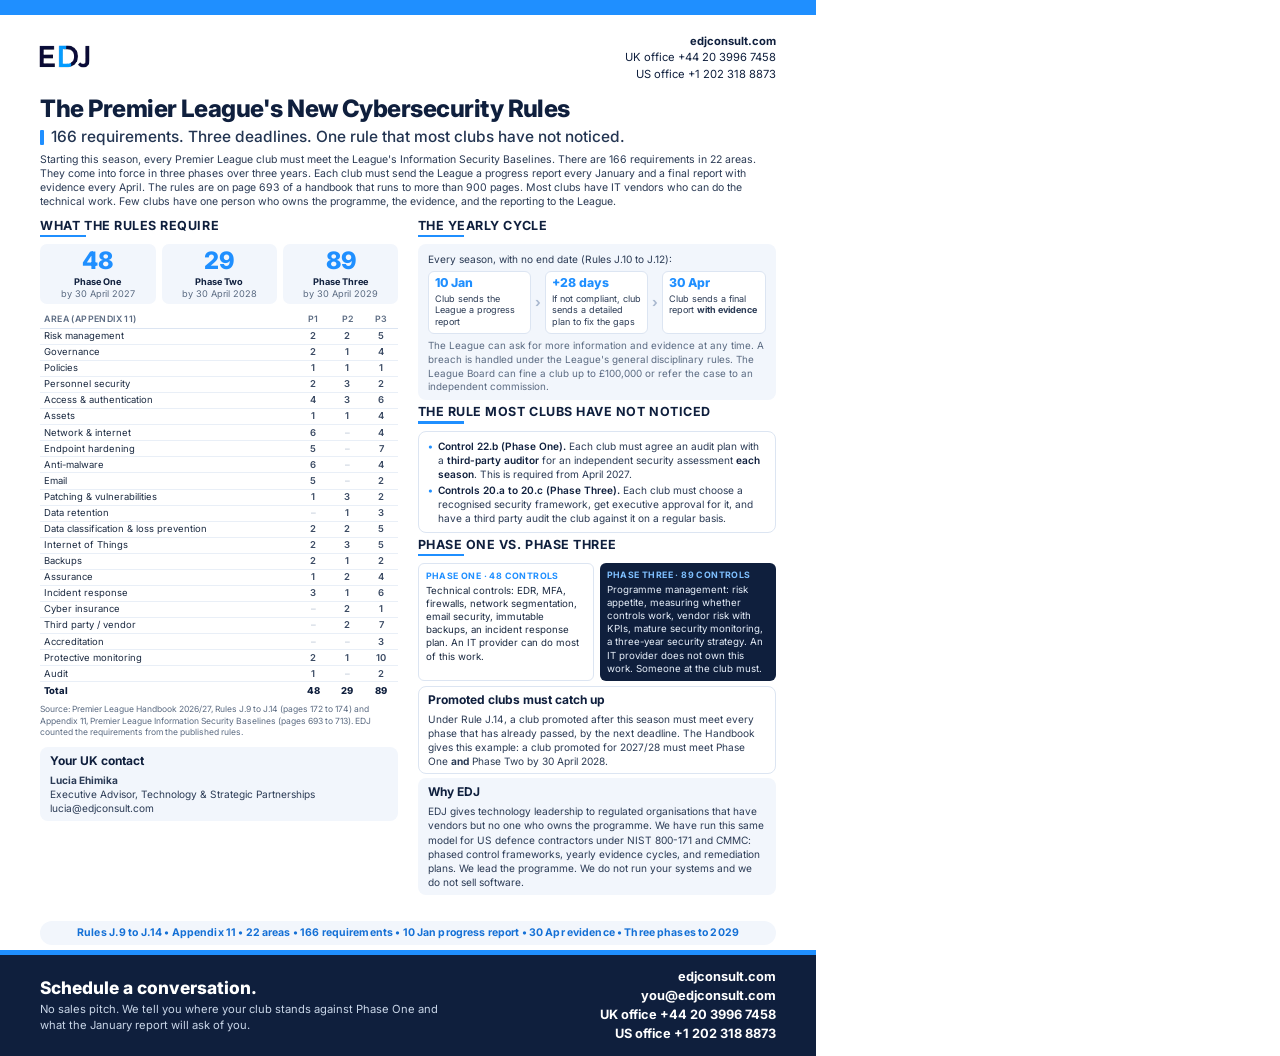
<file: src/one-pager/EDJ-Premier-League-Cybersecurity-Rules.html>
<!DOCTYPE html>
<html lang="en">
<head>
<meta charset="utf-8">
<title>EDJ Premier League Cybersecurity Rules</title>
<link href="https://fonts.googleapis.com/css2?family=Inter:wght@400;500;600;700;800&display=swap" rel="stylesheet">
<style>
  @page { size: Letter; margin: 0; }
  * { box-sizing: border-box; margin: 0; padding: 0; }
  html, body { width: 8.5in; height: 11in; }
  body {
    font-family: 'Inter', -apple-system, 'Helvetica Neue', Arial, sans-serif;
    color: #1B2A41; background: #fff; font-size: 8pt; line-height: 1.32;
    -webkit-print-color-adjust: exact; print-color-adjust: exact;
    display: flex; flex-direction: column; height: 11in; overflow: hidden;
  }
  :root { --navy: #0F1F3D; --blue: #1F8FFF; --blue-dk: #1470D6; --card: #F2F6FC; --line: #DCE5F2; --muted: #5B6B82; }

  .topbar { height: 0.16in; background: var(--blue); }
  .page { padding: 0.18in 0.42in 0 0.42in; flex: 1; display: flex; flex-direction: column; }

  .header { display: flex; justify-content: space-between; align-items: flex-start; }
  .logo-img { height: 0.62in; width: auto; display: block; margin: -0.06in 0 0 -0.06in; }
  .contact { text-align: right; font-size: 8.4pt; color: var(--navy); line-height: 1.5; }
  .contact b { font-weight: 700; }

  h1 { font-size: 18pt; font-weight: 800; color: var(--navy); letter-spacing: -0.4pt; margin-top: 0.1in; line-height: 1.1; }
  .sub { display: flex; align-items: center; gap: 7px; margin-top: 5px; font-size: 11.6pt; color: #233552; font-weight: 500; }
  .sub::before { content: ""; display: inline-block; width: 4px; height: 15px; background: var(--blue); border-radius: 1px; }
  .intro { margin-top: 5px; font-size: 7.9pt; color: #2B3B55; line-height: 1.35; }

  .cols { display: grid; grid-template-columns: 1fr 1fr; gap: 0.2in; margin-top: 8px; flex: 1; }
  .sec { font-size: 9.4pt; font-weight: 700; letter-spacing: 0.4pt; color: var(--navy); text-transform: uppercase; padding-bottom: 3px; position: relative; margin-bottom: 7px; }
  .sec::after { content: ""; position: absolute; left: 0; bottom: 0; width: 46px; height: 2.5px; background: var(--blue); }

  .tiles { display: grid; grid-template-columns: repeat(3, 1fr); gap: 6px; margin-bottom: 7px; }
  .tile { background: var(--card); border-radius: 7px; padding: 5px 6px 5px; text-align: center; }
  .tile .n { font-size: 18pt; font-weight: 800; color: var(--blue); line-height: 1; }
  .tile .l { font-size: 6.9pt; color: var(--muted); margin-top: 3px; line-height: 1.25; }
  .tile .l b { color: var(--navy); font-weight: 700; display: block; }

  table { width: 100%; border-collapse: collapse; font-size: 7.1pt; }
  th { text-align: left; font-size: 6.6pt; text-transform: uppercase; letter-spacing: 0.3pt; color: var(--muted); font-weight: 600; padding: 2px 4px 3px; border-bottom: 1.5px solid var(--line); }
  th.c, td.c { text-align: center; width: 34px; }
  td { padding: 1.3px 4px; border-bottom: 1px solid #E9EFF7; color: #1B2A41; }
  td.c { font-weight: 600; color: #3A4A63; }
  td.c.z { color: #B9C4D4; font-weight: 400; }
  tr.tot td { font-weight: 800; color: var(--navy); border-top: 1.5px solid var(--line); border-bottom: none; padding-top: 3px; }
  .src { font-size: 6.4pt; color: var(--muted); margin-top: 5px; line-height: 1.35; }

  .box { background: #fff; border: 1px solid var(--line); border-radius: 8px; padding: 5px 9px; margin-bottom: 4px; }
  .box.tint { background: var(--card); border-color: transparent; }
  .box h3 { font-size: 9pt; font-weight: 700; color: var(--navy); margin-bottom: 4px; }
  .box p { font-size: 7.6pt; color: #2B3B55; line-height: 1.4; }
  .box ul { list-style: none; margin-top: 2px; }
  .box li { font-size: 7.6pt; color: #2B3B55; padding-left: 10px; position: relative; line-height: 1.4; margin-bottom: 1.5px; }
  .box li::before { content: "•"; color: var(--blue); position: absolute; left: 0; font-weight: 700; }
  .box li b { color: var(--navy); font-weight: 600; }

  .cycle { display: flex; align-items: stretch; gap: 4px; margin-top: 5px; }
  .step { flex: 1; background: #fff; border: 1px solid var(--line); border-radius: 6px; padding: 5px 6px; }
  .step .d { font-size: 9.2pt; font-weight: 800; color: var(--blue); line-height: 1; }
  .step .t { font-size: 6.8pt; color: #2B3B55; margin-top: 3px; line-height: 1.3; }
  .arrow { align-self: center; color: #A9B8CF; font-size: 10pt; font-weight: 700; }

  .split { display: grid; grid-template-columns: 1fr 1fr; gap: 6px; margin-top: 4px; }
  .half { border-radius: 6px; padding: 6px 7px; }
  .half.a { background: #fff; border: 1px solid var(--line); }
  .half.b { background: var(--navy); color: #fff; }
  .half .k { font-size: 6.6pt; text-transform: uppercase; letter-spacing: 0.3pt; font-weight: 700; color: var(--blue); }
  .half.b .k { color: #7FC0FF; }
  .half .v { font-size: 7.3pt; margin-top: 2px; line-height: 1.35; }
  .half.b .v { color: #E6EEF9; }

  .pill { margin-top: auto; margin-bottom: 5px; background: var(--card); border-radius: 40px; padding: 5px 14px; text-align: center; font-weight: 700; color: var(--blue-dk); font-size: 7.9pt; letter-spacing: 0.1pt; }

  .footer { background: var(--navy); color: #fff; padding: 0.12in 0.42in 0.13in; display: flex; justify-content: space-between; align-items: center; border-top: 5px solid var(--blue); }
  .footer h2 { font-size: 13pt; font-weight: 800; }
  .footer p { font-size: 8.4pt; color: #C9D6E8; margin-top: 3px; max-width: 4.4in; line-height: 1.4; }
  .footer .fc { text-align: right; font-size: 9.6pt; font-weight: 700; line-height: 1.5; }
</style>
</head>
<body>
<div class="topbar"></div>
<div class="page">
  <div class="header">
    <img src="../../img/logo.svg" alt="EDJ Consulting" class="logo-img">
    <div class="contact"><b>edjconsult.com</b><br>UK office +44 20 3996 7458<br>US office +1 202 318 8873</div>
  </div>

  <h1>The Premier League's New Cybersecurity Rules</h1>
  <div class="sub">166 requirements. Three deadlines. One rule that most clubs have not noticed.</div>
  <p class="intro">Starting this season, every Premier League club must meet the League's Information Security Baselines. There are 166 requirements in 22 areas. They come into force in three phases over three years. Each club must send the League a progress report every January and a final report with evidence every April. The rules are on page 693 of a handbook that runs to more than 900 pages. Most clubs have IT vendors who can do the technical work. Few clubs have one person who owns the programme, the evidence, and the reporting to the League.</p>

  <div class="cols">
    <!-- LEFT -->
    <div>
      <div class="sec">What the rules require</div>
      <div class="tiles">
        <div class="tile"><div class="n">48</div><div class="l"><b>Phase One</b>by 30 April 2027</div></div>
        <div class="tile"><div class="n">29</div><div class="l"><b>Phase Two</b>by 30 April 2028</div></div>
        <div class="tile"><div class="n">89</div><div class="l"><b>Phase Three</b>by 30 April 2029</div></div>
      </div>
      <table>
        <thead><tr><th>Area (Appendix 11)</th><th class="c">P1</th><th class="c">P2</th><th class="c">P3</th></tr></thead>
        <tbody>
          <tr><td>Risk management</td><td class="c">2</td><td class="c">2</td><td class="c">5</td></tr>
          <tr><td>Governance</td><td class="c">2</td><td class="c">1</td><td class="c">4</td></tr>
          <tr><td>Policies</td><td class="c">1</td><td class="c">1</td><td class="c">1</td></tr>
          <tr><td>Personnel security</td><td class="c">2</td><td class="c">3</td><td class="c">2</td></tr>
          <tr><td>Access &amp; authentication</td><td class="c">4</td><td class="c">3</td><td class="c">6</td></tr>
          <tr><td>Assets</td><td class="c">1</td><td class="c">1</td><td class="c">4</td></tr>
          <tr><td>Network &amp; internet</td><td class="c">6</td><td class="c z">–</td><td class="c">4</td></tr>
          <tr><td>Endpoint hardening</td><td class="c">5</td><td class="c z">–</td><td class="c">7</td></tr>
          <tr><td>Anti-malware</td><td class="c">6</td><td class="c z">–</td><td class="c">4</td></tr>
          <tr><td>Email</td><td class="c">5</td><td class="c z">–</td><td class="c">2</td></tr>
          <tr><td>Patching &amp; vulnerabilities</td><td class="c">1</td><td class="c">3</td><td class="c">2</td></tr>
          <tr><td>Data retention</td><td class="c z">–</td><td class="c">1</td><td class="c">3</td></tr>
          <tr><td>Data classification &amp; loss prevention</td><td class="c">2</td><td class="c">2</td><td class="c">5</td></tr>
          <tr><td>Internet of Things</td><td class="c">2</td><td class="c">3</td><td class="c">5</td></tr>
          <tr><td>Backups</td><td class="c">2</td><td class="c">1</td><td class="c">2</td></tr>
          <tr><td>Assurance</td><td class="c">1</td><td class="c">2</td><td class="c">4</td></tr>
          <tr><td>Incident response</td><td class="c">3</td><td class="c">1</td><td class="c">6</td></tr>
          <tr><td>Cyber insurance</td><td class="c z">–</td><td class="c">2</td><td class="c">1</td></tr>
          <tr><td>Third party / vendor</td><td class="c z">–</td><td class="c">2</td><td class="c">7</td></tr>
          <tr><td>Accreditation</td><td class="c z">–</td><td class="c z">–</td><td class="c">3</td></tr>
          <tr><td>Protective monitoring</td><td class="c">2</td><td class="c">1</td><td class="c">10</td></tr>
          <tr><td>Audit</td><td class="c">1</td><td class="c z">–</td><td class="c">2</td></tr>
          <tr class="tot"><td>Total</td><td class="c">48</td><td class="c">29</td><td class="c">89</td></tr>
        </tbody>
      </table>
      <p class="src">Source: Premier League Handbook 2026/27, Rules J.9 to J.14 (pages 172 to 174) and Appendix 11, Premier League Information Security Baselines (pages 693 to 713). EDJ counted the requirements from the published rules.</p>
      <div class="box tint" style="margin-top:8px;margin-bottom:0">
        <h3>Your UK contact</h3>
        <p><b>Lucia Ehimika</b><br>Executive Advisor, Technology &amp; Strategic Partnerships<br>lucia@edjconsult.com</p>
      </div>
    </div>

    <!-- RIGHT -->
    <div>
      <div class="sec">The yearly cycle</div>
      <div class="box tint" style="padding-top:7px">
        <p>Every season, with no end date (Rules J.10 to J.12):</p>
        <div class="cycle">
          <div class="step"><div class="d">10 Jan</div><div class="t">Club sends the League a progress report</div></div>
          <div class="arrow">›</div>
          <div class="step"><div class="d">+28 days</div><div class="t">If not compliant, club sends a detailed plan to fix the gaps</div></div>
          <div class="arrow">›</div>
          <div class="step"><div class="d">30 Apr</div><div class="t">Club sends a final report <b>with evidence</b></div></div>
        </div>
        <p style="margin-top:5px;font-size:7.4pt;color:#5B6B82">The League can ask for more information and evidence at any time. A breach is handled under the League's general disciplinary rules. The League Board can fine a club up to £100,000 or refer the case to an independent commission.</p>
      </div>

      <div class="sec" style="margin-top:3px">The rule most clubs have not noticed</div>
      <div class="box">
        <ul>
          <li><b>Control 22.b (Phase One).</b> Each club must agree an audit plan with a <b>third-party auditor</b> for an independent security assessment <b>each season</b>. This is required from April 2027.</li>
          <li><b>Controls 20.a to 20.c (Phase Three).</b> Each club must choose a recognised security framework, get executive approval for it, and have a third party audit the club against it on a regular basis.</li>
        </ul>
      </div>

      <div class="sec" style="margin-top:3px">Phase One vs. Phase Three</div>
      <div class="split">
        <div class="half a"><div class="k">Phase One · 48 controls</div><div class="v">Technical controls: EDR, MFA, firewalls, network segmentation, email security, immutable backups, an incident response plan. An IT provider can do most of this work.</div></div>
        <div class="half b"><div class="k">Phase Three · 89 controls</div><div class="v">Programme management: risk appetite, measuring whether controls work, vendor risk with KPIs, mature security monitoring, a three-year security strategy. An IT provider does not own this work. Someone at the club must.</div></div>
      </div>

      <div class="box" style="margin-top:5px">
        <h3>Promoted clubs must catch up</h3>
        <p>Under Rule J.14, a club promoted after this season must meet every phase that has already passed, by the next deadline. The Handbook gives this example: a club promoted for 2027/28 must meet Phase One <b>and</b> Phase Two by 30 April 2028.</p>
      </div>

      <div class="box tint">
        <h3>Why EDJ</h3>
        <p>EDJ gives technology leadership to regulated organisations that have vendors but no one who owns the programme. We have run this same model for US defence contractors under NIST 800-171 and CMMC: phased control frameworks, yearly evidence cycles, and remediation plans. We lead the programme. We do not run your systems and we do not sell software.</p>
      </div>
    </div>
  </div>

  <div class="pill">Rules J.9 to J.14 • Appendix 11 • 22 areas • 166 requirements • 10 Jan progress report • 30 Apr evidence • Three phases to 2029</div>
</div>

<div class="footer">
  <div>
    <h2>Schedule a conversation.</h2>
    <p>No sales pitch. We tell you where your club stands against Phase One and what the January report will ask of you.</p>
  </div>
  <div class="fc">edjconsult.com<br>you@edjconsult.com<br>UK office +44 20 3996 7458<br>US office +1 202 318 8873</div>
</div>
</body>
</html>
</file>
<file: css/styles.css>
/* ============================================
   EDJ CONSULTING — DESIGN SYSTEM & STYLES
   ============================================ */

/* --- CSS Custom Properties --- */
:root {
  /* Navy System */
  --navy-900: #0A1628;
  --navy-800: #0F2240;
  --navy-700: #162F54;
  --navy-600: #1C3D6E;

  /* Blue Accent */
  --blue-500: #2B7CD8;
  --blue-400: #4A9AE8;
  --blue-600: #1E5FA8;

  /* Orange (CTA only) */
  --orange: #D4622B;
  --orange-light: #E07A45;
  --orange-dark: #B85222;

  /* Gold (Nonprofit accent) */
  --gold: #B8860B;

  /* Neutrals */
  --slate-100: #F4F6F8;
  --slate-200: #E2E7ED;
  --slate-300: #C5CEDB;
  --slate-400: #8E9BB2;
  --slate-500: #5E6D87;
  --white: #FFFFFF;

  /* Semantic */
  --text-primary: #0D1B2E;
  --text-secondary: #3D4F68;
  --text-on-dark: #E2E7ED;
  --text-light: #C5CEDB;

  /* Spacing */
  --section-pad-desktop: 6rem;
  --section-pad-tablet: 4rem;
  --section-pad-mobile: 3rem;
  --container-max: 1200px;
  --container-narrow: 840px;

  /* Nav */
  --nav-height-desktop: 72px;
  --nav-height-mobile: 64px;
}

/* --- Reset & Base --- */
*,
*::before,
*::after {
  box-sizing: border-box;
  margin: 0;
  padding: 0;
}

html {
  scroll-behavior: smooth;
  -webkit-text-size-adjust: 100%;
}

body {
  font-family: 'Outfit', 'Helvetica Neue', sans-serif;
  font-weight: 400;
  font-size: 1.05rem;
  line-height: 1.7;
  color: var(--text-primary);
  background: var(--white);
  -webkit-font-smoothing: antialiased;
  -moz-osx-font-smoothing: grayscale;
}

img {
  max-width: 100%;
  display: block;
}

a {
  color: inherit;
  text-decoration: none;
}

ul, ol {
  list-style: none;
}

button,
input,
textarea,
select {
  font: inherit;
  color: inherit;
}

/* --- Skip to Content --- */
.skip-link {
  position: absolute;
  top: -100%;
  left: 16px;
  background: var(--blue-500);
  color: var(--white);
  padding: 0.5rem 1rem;
  border-radius: 4px;
  z-index: 10000;
  font-size: 0.875rem;
  font-weight: 500;
  transition: top 0.2s;
}

.skip-link:focus {
  top: 16px;
}

/* --- Typography --- */
h1, h2, h3, h4 {
  font-family: 'Cormorant Garamond', Georgia, serif;
  font-weight: 700;
  line-height: 1.2;
}

h1 {
  font-size: clamp(2.4rem, 5vw, 3.8rem);
  letter-spacing: -0.02em;
}

h2 {
  font-size: clamp(1.8rem, 3.5vw, 2.8rem);
  letter-spacing: -0.01em;
}

h3 {
  font-size: clamp(1.3rem, 2.5vw, 1.75rem);
}

.label {
  font-family: 'IBM Plex Mono', monospace;
  font-size: 0.75rem;
  font-weight: 500;
  text-transform: uppercase;
  letter-spacing: 0.14em;
  display: block;
  margin-bottom: 1rem;
}

.label--blue {
  color: var(--blue-500);
}

.label--blue-dark {
  color: var(--blue-600);
}

.label--blue-light {
  color: var(--blue-400);
}

/* Accent line above labels */
.label::before {
  content: '';
  display: block;
  width: 0;
  height: 2px;
  background: var(--blue-500);
  margin-bottom: 1rem;
  transition: width 0.6s ease;
}

.label.is-visible::before {
  width: 60px;
}

/* --- Layout --- */
.container {
  width: 100%;
  max-width: var(--container-max);
  margin: 0 auto;
  padding: 0 2rem;
}

.container--narrow {
  max-width: var(--container-narrow);
}

.section {
  padding: var(--section-pad-desktop) 0;
}

/* --- Buttons --- */
.btn {
  display: inline-flex;
  align-items: center;
  justify-content: center;
  padding: 0.875rem 2rem;
  border-radius: 4px;
  font-family: 'Outfit', sans-serif;
  font-weight: 500;
  font-size: 0.95rem;
  border: none;
  cursor: pointer;
  transition: background-color 0.2s, transform 0.2s, box-shadow 0.2s;
  text-decoration: none;
  line-height: 1;
}

.btn:hover {
  transform: translateY(-1px);
}

.btn:active {
  transform: translateY(0);
}

.btn--primary {
  background: var(--orange);
  color: var(--white);
}

.btn--primary:hover {
  background: var(--orange-light);
}

.btn--primary:active {
  background: var(--orange-dark);
}

.btn--primary:focus-visible {
  outline: 2px solid var(--orange-light);
  outline-offset: 2px;
}

.btn--secondary {
  color: var(--blue-500);
  background: transparent;
  padding: 0.875rem 0;
  font-weight: 500;
}

.btn--secondary::after {
  content: '\2192';
  margin-left: 0.5rem;
  transition: transform 0.2s;
}

.btn--secondary:hover {
  color: var(--blue-400);
  transform: none;
}

.btn--secondary:hover::after {
  transform: translateX(4px);
}

.btn--secondary:focus-visible {
  outline: 2px solid var(--blue-400);
  outline-offset: 2px;
}

.btn--full {
  width: 100%;
}

/* --- Navigation --- */
.nav {
  position: fixed;
  top: 0;
  left: 0;
  right: 0;
  height: var(--nav-height-desktop);
  z-index: 1000;
  transition: background-color 0.4s, backdrop-filter 0.4s;
  background: transparent;
}

.nav.is-scrolled,
.nav.nav--fixed-dark {
  background: rgba(10, 22, 40, 0.95);
  backdrop-filter: blur(12px);
  -webkit-backdrop-filter: blur(12px);
}

.nav__inner {
  display: flex;
  align-items: center;
  justify-content: space-between;
  height: 100%;
  max-width: var(--container-max);
  margin: 0 auto;
  padding: 0 2rem;
}

.nav__logo {
  display: flex;
  align-items: center;
  text-decoration: none;
}

.nav__logo img {
  height: 56px;
  width: auto;
  display: block;
  background: var(--white);
  padding: 4px 8px;
  border-radius: 4px;
}

.footer__logo img {
  height: 48px;
  width: auto;
  display: block;
  background: var(--white);
  padding: 4px 8px;
  border-radius: 4px;
}

.nav__links {
  display: flex;
  align-items: center;
  gap: 2rem;
}

.nav__link {
  font-family: 'Outfit', sans-serif;
  font-size: 0.9rem;
  font-weight: 400;
  color: var(--slate-300);
  transition: color 0.2s;
  text-decoration: none;
}

.nav__link:hover {
  color: var(--white);
}

.nav__link:focus-visible {
  outline: 2px solid var(--blue-400);
  outline-offset: 4px;
  border-radius: 2px;
}

.nav__link--active {
  color: var(--white);
  font-weight: 500;
}

.nav__cta {
  margin-left: 0.5rem;
}

/* Hamburger */
.nav__hamburger {
  display: none;
  flex-direction: column;
  justify-content: center;
  align-items: center;
  width: 40px;
  height: 40px;
  background: none;
  border: none;
  cursor: pointer;
  padding: 0;
  z-index: 1001;
}

.nav__hamburger-line {
  display: block;
  width: 24px;
  height: 2px;
  background: var(--white);
  transition: transform 0.3s, opacity 0.3s;
  margin: 3px 0;
}

.nav__hamburger.is-open .nav__hamburger-line:nth-child(1) {
  transform: translateY(8px) rotate(45deg);
}

.nav__hamburger.is-open .nav__hamburger-line:nth-child(2) {
  opacity: 0;
}

.nav__hamburger.is-open .nav__hamburger-line:nth-child(3) {
  transform: translateY(-8px) rotate(-45deg);
}

/* Mobile overlay */
.nav__overlay {
  display: none;
  position: fixed;
  inset: 0;
  background: var(--navy-900);
  z-index: 999;
  flex-direction: column;
  align-items: center;
  justify-content: center;
  gap: 2rem;
  opacity: 0;
  transition: opacity 0.3s;
}

.nav__overlay.is-open {
  display: flex;
  opacity: 1;
}

.nav__overlay-link {
  font-family: 'Cormorant Garamond', Georgia, serif;
  font-size: 2rem;
  font-weight: 600;
  color: var(--white);
  transition: color 0.2s;
}

.nav__overlay-link:hover {
  color: var(--blue-400);
}

.nav__overlay-cta {
  margin-top: 1rem;
}

/* --- Hero --- */
.hero {
  min-height: 100vh;
  display: flex;
  align-items: center;
  justify-content: center;
  text-align: center;
  background: var(--navy-900);
  padding: calc(var(--nav-height-desktop) + 2rem) 2rem 4rem;
}

.hero__content {
  max-width: 800px;
}

.hero__label {
  color: var(--blue-500);
  margin-bottom: 1.5rem;
}

.hero__label::before {
  margin: 0 auto 1rem;
}

.hero h1 {
  color: var(--white);
  margin-bottom: 1.5rem;
}

.hero__subhead {
  color: var(--text-on-dark);
  font-size: 1.1rem;
  max-width: 680px;
  margin: 0 auto 2.5rem;
  font-weight: 300;
}

.hero__actions {
  display: flex;
  align-items: center;
  justify-content: center;
  gap: 1.5rem;
  flex-wrap: wrap;
}

/* Hero stagger animation */
.hero__label,
.hero h1,
.hero__subhead,
.hero__actions {
  opacity: 0;
  transform: translateY(20px);
  animation: fadeUp 0.5s ease forwards;
}

.hero__label { animation-delay: 0.1s; }
.hero h1 { animation-delay: 0.3s; }
.hero__subhead { animation-delay: 0.5s; }
.hero__actions { animation-delay: 0.7s; }

@keyframes fadeUp {
  to {
    opacity: 1;
    transform: translateY(0);
  }
}

/* --- Page Header (non-hero) --- */
.page-header {
  background: var(--navy-800);
  padding: calc(var(--nav-height-desktop) + 4rem) 0 4rem;
  text-align: center;
}

.page-header .label {
  color: var(--blue-400);
}

.page-header h1 {
  color: var(--white);
  margin-bottom: 1.5rem;
}


.page-header__intro {
  color: var(--text-on-dark);
  max-width: 680px;
  margin: 0 auto;
  font-weight: 300;
  font-size: 1.05rem;
}

/* --- Section Backgrounds --- */
.bg-navy-900 { background: var(--navy-900); }
.bg-navy-800 { background: var(--navy-800); }
.bg-navy-700 { background: var(--navy-700); }
.bg-slate-100 { background: var(--slate-100); }
.bg-white { background: var(--white); }

/* --- Cards --- */
.card {
  padding: 2rem;
  border-radius: 6px;
  transition: transform 0.3s, box-shadow 0.3s;
}

.card:hover {
  transform: translateY(-4px);
}

/* Challenge cards (light) */
.card--light {
  background: var(--white);
  border-top: 3px solid var(--blue-500);
  box-shadow: 0 2px 12px rgba(10, 22, 40, 0.06);
}

.card--light:hover {
  box-shadow: 0 8px 24px rgba(10, 22, 40, 0.1);
}

.card__quote {
  font-family: 'Cormorant Garamond', Georgia, serif;
  font-size: 1.35rem;
  font-weight: 600;
  color: var(--text-primary);
  margin-bottom: 1rem;
  line-height: 1.3;
}

.card__body {
  color: var(--text-secondary);
  font-size: 0.95rem;
  line-height: 1.7;
}

/* Service cards (dark) */
.card--dark {
  background: var(--navy-700);
  border-top: 3px solid var(--blue-500);
  transform-style: preserve-3d;
  perspective: 800px;
  transition: transform 0.5s cubic-bezier(0.23, 1, 0.32, 1), box-shadow 0.5s ease;
}

.card--dark:hover {
  transform: rotateY(6deg) rotateX(4deg) translateY(-6px);
  box-shadow: -12px 12px 32px rgba(0, 0, 0, 0.3), 0 -2px 12px rgba(43, 124, 216, 0.4);
}

.card--dark .card__title {
  font-family: 'Cormorant Garamond', Georgia, serif;
  font-size: 1.35rem;
  font-weight: 700;
  color: var(--white);
  margin-bottom: 0.75rem;
}

.card--dark .card__gap {
  font-style: italic;
  color: var(--blue-400);
  font-size: 0.95rem;
  margin-bottom: 1rem;
}

.card--dark .card__body {
  color: var(--text-on-dark);
  margin-bottom: 1.25rem;
}

.card--dark .card__link {
  color: var(--blue-400);
  font-size: 0.9rem;
  font-weight: 500;
  display: inline-flex;
  align-items: center;
  gap: 0.5rem;
  transition: color 0.3s, gap 0.3s;
  position: relative;
  overflow: hidden;
}

.card--dark .card__link::before {
  content: '';
  position: absolute;
  bottom: -2px;
  left: 0;
  width: 0;
  height: 1px;
  background: var(--white);
  transition: width 0.4s cubic-bezier(0.23, 1, 0.32, 1);
}

.card--dark .card__link::after {
  content: '\2192';
  transition: transform 0.4s cubic-bezier(0.23, 1, 0.32, 1);
  display: inline-block;
}

.card--dark .card__link:hover {
  color: var(--white);
  gap: 0.75rem;
}

.card--dark .card__link:hover::before {
  width: 100%;
}

.card--dark .card__link:hover::after {
  transform: translateX(6px);
}

/* --- Grids --- */
.grid {
  display: grid;
  gap: 2rem;
}

.grid--3 {
  grid-template-columns: repeat(3, 1fr);
}

.grid--4 {
  grid-template-columns: repeat(4, 1fr);
}

.grid--2 {
  grid-template-columns: repeat(2, 1fr);
}

.grid--3x2 {
  grid-template-columns: repeat(3, 1fr);
}

/* --- The EDJ Difference --- */
.difference {
  display: grid;
  grid-template-columns: 1fr 1fr;
  gap: 4rem;
  align-items: start;
}

.difference__prose {
  border-left: 3px solid var(--blue-500);
  padding-left: 2rem;
  color: var(--text-secondary);
}

.difference__prose p {
  margin-bottom: 1.25rem;
}

.difference__prose p:last-child {
  margin-bottom: 0;
}

.difference__list {
  display: flex;
  flex-direction: column;
  gap: 1.5rem;
}

.difference__item strong {
  color: var(--text-primary);
  font-weight: 600;
}

.difference__item {
  color: var(--text-secondary);
  font-size: 0.95rem;
  line-height: 1.7;
}

/* --- Stats Bar --- */
.stats {
  display: grid;
  grid-template-columns: repeat(4, 1fr);
  gap: 2rem;
  text-align: center;
  padding: 3rem 0;
}

.stat__value {
  font-family: 'Cormorant Garamond', Georgia, serif;
  font-size: clamp(2rem, 4vw, 3rem);
  font-weight: 700;
  color: var(--blue-500);
  line-height: 1.1;
}

.stat__label {
  font-family: 'IBM Plex Mono', monospace;
  font-size: 0.75rem;
  text-transform: uppercase;
  letter-spacing: 0.1em;
  color: var(--slate-300);
  margin-top: 0.5rem;
}

.frameworks {
  text-align: center;
  font-family: 'IBM Plex Mono', monospace;
  font-size: 0.8rem;
  color: var(--slate-300);
  letter-spacing: 0.05em;
  padding-top: 2rem;
  border-top: 1px solid rgba(197, 206, 219, 0.15);
  margin-top: 1rem;
}

/* --- Shared CTA Section --- */
.cta-section {
  background: var(--navy-700);
  text-align: center;
  padding: var(--section-pad-desktop) 0;
  color: var(--white);
}

.cta-section .label::before {
  margin: 0 auto 1rem;
}

.cta-section h2 {
  color: var(--white);
  margin-bottom: 1.25rem;
  white-space: nowrap;
}
}

.cta-section__body {
  color: var(--text-on-dark);
  max-width: 640px;
  margin: 0 auto;
  font-weight: 300;
  line-height: 1.8;
}

.cta-section .btn {
  margin-top: 3rem;
}

/* --- Footer --- */
.footer {
  background: var(--navy-900);
  border-top: 1px solid var(--blue-500);
  padding: 4rem 0 0;
}

.footer__grid {
  display: grid;
  grid-template-columns: 1.5fr 1fr 1fr 1fr;
  gap: 3rem;
  padding-bottom: 3rem;
}

.footer__brand-tagline {
  font-family: 'IBM Plex Mono', monospace;
  font-size: 0.75rem;
  text-transform: uppercase;
  letter-spacing: 0.1em;
  color: var(--slate-400);
  margin-top: 1rem;
}

.footer__heading {
  font-family: 'Outfit', sans-serif;
  font-size: 0.85rem;
  font-weight: 600;
  color: var(--white);
  text-transform: uppercase;
  letter-spacing: 0.08em;
  margin-bottom: 1.25rem;
}

.footer__link {
  display: block;
  color: var(--slate-300);
  font-size: 0.9rem;
  padding: 0.25rem 0;
  transition: color 0.2s;
}

.footer__link:hover {
  color: var(--blue-400);
}

.footer__link:focus-visible {
  outline: 2px solid var(--blue-400);
  outline-offset: 2px;
}

.footer__contact-item {
  color: var(--slate-300);
  font-size: 0.9rem;
  padding: 0.25rem 0;
}

.footer__contact-item a {
  color: var(--blue-400);
  transition: color 0.2s;
}

.footer__contact-item a:hover {
  color: var(--blue-500);
}

.footer__bottom {
  border-top: 1px solid rgba(197, 206, 219, 0.1);
  padding: 1.5rem 0;
  text-align: center;
  font-size: 0.8rem;
  color: var(--slate-400);
}

/* --- Services Page --- */
.pillar {
  padding: var(--section-pad-desktop) 0;
}

.pillar__gap {
  font-style: italic;
  color: var(--blue-500);
  font-size: 1.1rem;
  margin-bottom: 1.5rem;
}

.pillar__body {
  max-width: var(--container-narrow);
  color: var(--text-secondary);
  margin-bottom: 2rem;
}

.pillar__body p {
  margin-bottom: 1.25rem;
}

.pillar__practice {
  background: var(--navy-700);
  border-left: 3px solid var(--blue-500);
  border-radius: 4px;
  padding: 2rem;
  color: var(--text-on-dark);
  max-width: var(--container-narrow);
  font-size: 0.95rem;
  line-height: 1.8;
}

.pillar__practice-heading {
  font-family: 'Outfit', sans-serif;
  font-weight: 600;
  font-size: 0.9rem;
  color: var(--blue-400);
  text-transform: uppercase;
  letter-spacing: 0.06em;
  margin-bottom: 1rem;
}

.bg-slate-100 .pillar__gap {
  color: var(--blue-600);
}

/* Engagement Profile */
.engagement-profile {
  background: var(--navy-800);
  padding: var(--section-pad-desktop) 0;
  text-align: center;
}

.engagement-profile .label {
  color: var(--blue-400);
}

.engagement-profile h2 {
  color: var(--white);
  margin-bottom: 1rem;
}

.engagement-profile__intro {
  color: var(--text-on-dark);
  max-width: 700px;
  margin: 0 auto 3rem;
  font-weight: 300;
}

/* --- About Page --- */
.about-what {
  max-width: var(--container-narrow);
  margin: 0 auto;
  color: var(--text-secondary);
}

.about-what p {
  margin-bottom: 1.25rem;
}

.about-what p:last-child {
  margin-bottom: 0;
}

.approach__items {
  display: flex;
  flex-direction: column;
  gap: 2.5rem;
  max-width: var(--container-narrow);
}

.approach__item {
  color: var(--text-secondary);
}

.approach__item strong {
  color: var(--text-primary);
  font-weight: 600;
}

.pull-quote {
  background: var(--navy-900);
  padding: var(--section-pad-desktop) 2rem;
  text-align: center;
}

.pull-quote__text {
  font-family: 'Cormorant Garamond', Georgia, serif;
  font-size: clamp(1.5rem, 3vw, 2.2rem);
  font-weight: 600;
  color: var(--white);
  max-width: 860px;
  margin: 0 auto;
  line-height: 1.4;
}

.credentials__grid {
  display: grid;
  grid-template-columns: repeat(3, 1fr);
  gap: 2rem;
}

.credential {
  text-align: center;
  padding: 2rem 1.5rem;
}

.credential__value {
  font-family: 'Cormorant Garamond', Georgia, serif;
  font-size: 1.5rem;
  font-weight: 700;
  color: var(--blue-500);
  margin-bottom: 0.5rem;
  line-height: 1.3;
}

.credential__desc {
  color: var(--text-secondary);
  font-size: 0.9rem;
}

.credentials__grid--four {
  grid-template-columns: repeat(2, 1fr);
}

.leader-list {
  display: flex;
  flex-direction: column;
  gap: 3.5rem;
  max-width: var(--container-narrow);
}

.leader {
  display: flex;
  align-items: flex-start;
  gap: 2.5rem;
}

.leader__photo {
  width: 160px;
  height: 160px;
  flex-shrink: 0;
  object-fit: cover;
  border-radius: 6px;
}

.leader__body {
  color: var(--text-secondary);
}

.leader__body p {
  margin-bottom: 1.25rem;
}

.leader__body p:last-child {
  margin-bottom: 0;
}

.leader__name {
  margin-bottom: 0.25rem;
}

.leader__title {
  color: var(--text-primary);
  font-weight: 500;
}

.leader__contact a {
  color: var(--blue-500);
  transition: color 0.2s;
}

.leader__contact a:hover {
  color: var(--blue-600);
}

/* --- Industries Page --- */
.vertical {
  padding: var(--section-pad-desktop) 0;
}

.vertical__body {
  max-width: var(--container-narrow);
  color: var(--text-secondary);
  line-height: 1.8;
}

.vertical__body p {
  margin-bottom: 1.25rem;
}

.secondary-verticals {
  background: var(--navy-800);
  padding: var(--section-pad-desktop) 0;
}

.secondary-verticals .label {
  color: var(--blue-400);
}

.secondary-verticals h2 {
  color: var(--white);
  margin-bottom: 2.5rem;
  max-width: 800px;
}

.secondary-verticals__grid {
  display: grid;
  grid-template-columns: repeat(3, 1fr);
  gap: 2rem;
}

.secondary-vertical {
  color: var(--text-on-dark);
}

.secondary-vertical h3 {
  color: var(--white);
  font-size: 1.25rem;
  margin-bottom: 0.75rem;
}

.secondary-vertical p {
  font-size: 0.95rem;
  line-height: 1.7;
  color: var(--slate-300);
}

/* --- Nonprofits Page --- */
.hero--nonprofits {
  min-height: auto;
  text-align: left;
  background:
    linear-gradient(135deg, rgba(244, 246, 248, 0.96), rgba(255, 255, 255, 0.92)),
    linear-gradient(120deg, var(--navy-900), var(--navy-700));
}

.hero--nonprofits .hero__content {
  max-width: 900px;
  width: 100%;
}

.hero--nonprofits .hero__label::before {
  margin: 0 0 1rem;
}

.hero--nonprofits h1 {
  color: var(--text-primary);
  max-width: 820px;
}

.hero--nonprofits .hero__subhead {
  color: var(--text-secondary);
  max-width: 760px;
  margin: 0 0 2.5rem;
  font-weight: 400;
}

.hero__line {
  display: block;
}

.hero__line--blue {
  color: var(--blue-500);
}

.hero__line--gold {
  color: var(--gold);
}

.service-card__number {
  font-family: 'IBM Plex Mono', monospace;
  font-size: 0.8rem;
  letter-spacing: 0.12em;
  text-transform: uppercase;
  color: var(--blue-400);
  margin-bottom: 1rem;
}

.service-card__title {
  font-size: 1.4rem;
  margin-bottom: 1rem;
}

.service-card__body {
  color: var(--text-on-dark);
  font-size: 0.95rem;
}

.services-grid--spaced {
  margin-top: 3rem;
}

.nonprofit-detail {
  background: var(--white);
  padding: var(--section-pad-desktop) 0;
}

.nonprofit-detail__grid {
  display: grid;
  grid-template-columns: repeat(2, 1fr);
  gap: 3rem;
  margin-top: 3rem;
}

.nonprofit-detail__panel {
  background: var(--slate-100);
  border-top: 3px solid var(--blue-500);
  border-radius: 6px;
  padding: 2rem;
}

.nonprofit-detail__heading {
  font-size: 1.4rem;
  margin-bottom: 1.25rem;
}

.nonprofit-detail__list {
  list-style: none;
}

.nonprofit-detail__item {
  position: relative;
  padding-left: 1.25rem;
  color: var(--text-secondary);
  margin-bottom: 1rem;
}

.nonprofit-detail__item:last-child {
  margin-bottom: 0;
}

.nonprofit-detail__item::before {
  content: '';
  position: absolute;
  top: 0.75rem;
  left: 0;
  width: 6px;
  height: 6px;
  border-radius: 50%;
  background: var(--blue-500);
}

.nonprofit-fit {
  padding: var(--section-pad-desktop) 0;
}

.nonprofit-fit__body {
  max-width: var(--container-narrow);
  color: var(--text-secondary);
  line-height: 1.8;
}

.nonprofit-fit__body--spaced {
  margin-top: 1.5rem;
}

.section-heading--light {
  color: var(--white);
}

/* --- Contact Page --- */
.contact-split {
  display: grid;
  grid-template-columns: 45fr 55fr;
  min-height: 100vh;
}

.contact-left {
  background: var(--navy-800);
  padding: calc(var(--nav-height-desktop) + 4rem) 3rem 4rem;
  display: flex;
  flex-direction: column;
  justify-content: center;
}

.contact-left .label {
  color: var(--blue-400);
}

.contact-left h1 {
  color: var(--white);
  margin-bottom: 1.5rem;
}

.contact-left__body {
  color: var(--text-on-dark);
  font-weight: 300;
  margin-bottom: 3rem;
  max-width: 480px;
}

.contact-left__direct-heading {
  font-family: 'Outfit', sans-serif;
  font-size: 0.85rem;
  font-weight: 600;
  color: var(--white);
  text-transform: uppercase;
  letter-spacing: 0.06em;
  margin-bottom: 0.75rem;
}

.contact-left__link {
  display: block;
  color: var(--blue-400);
  font-size: 0.95rem;
  padding: 0.2rem 0;
  transition: color 0.2s;
}

.contact-left__link:hover {
  color: var(--blue-500);
}

.contact-left__note {
  color: var(--slate-300);
  font-size: 0.8rem;
  margin-top: 1rem;
}

.contact-right {
  background: var(--white);
  padding: calc(var(--nav-height-desktop) + 4rem) 3rem 4rem;
  display: flex;
  flex-direction: column;
  justify-content: center;
}

.form {
  max-width: 520px;
  width: 100%;
  margin: 0 auto;
}

.form__group {
  margin-bottom: 1.5rem;
}

.form__label {
  display: block;
  font-size: 0.85rem;
  font-weight: 500;
  color: var(--text-primary);
  margin-bottom: 0.5rem;
}

.form__input,
.form__textarea {
  width: 100%;
  padding: 0.75rem 1rem;
  border: 1px solid var(--slate-200);
  border-radius: 4px;
  font-size: 0.95rem;
  background: var(--white);
  transition: border-color 0.2s, box-shadow 0.2s;
}

.form__input:focus,
.form__textarea:focus {
  outline: none;
  border-color: var(--blue-500);
  box-shadow: 0 0 0 3px rgba(43, 124, 216, 0.15);
}

.form__input::placeholder,
.form__textarea::placeholder {
  color: var(--slate-400);
}

.form__textarea {
  resize: vertical;
  min-height: 120px;
}

.form__input[aria-invalid="true"],
.form__textarea[aria-invalid="true"] {
  border-color: #c0392b;
}

.form__error {
  color: #c0392b;
  font-size: 0.8rem;
  margin-top: 0.35rem;
}

.form__success {
  text-align: center;
  padding: 3rem 1rem;
}

.form__success h2 {
  color: var(--text-primary);
  margin-bottom: 1rem;
}

.form__success p {
  color: var(--text-secondary);
  max-width: 400px;
  margin: 0 auto;
}

/* --- 404 Page --- */
.page-404 {
  min-height: 100vh;
  display: flex;
  align-items: center;
  justify-content: center;
  text-align: center;
  background: var(--navy-900);
  padding: 2rem;
}

.page-404 h1 {
  color: var(--white);
  margin-bottom: 1rem;
}

.page-404 p {
  color: var(--text-on-dark);
  margin-bottom: 2rem;
}

.page-404 a {
  color: var(--blue-400);
  font-weight: 500;
  transition: color 0.2s;
}

.page-404 a:hover {
  color: var(--white);
}

/* --- Scroll Reveal --- */
.reveal {
  opacity: 0;
  transform: translateY(20px);
  transition: opacity 0.5s ease, transform 0.5s ease;
}

.reveal.is-visible {
  opacity: 1;
  transform: translateY(0);
}

/* --- Focus States --- */
*:focus-visible {
  outline: 2px solid var(--blue-400);
  outline-offset: 2px;
}

/* ============================================
   RESPONSIVE
   ============================================ */

/* Tablet */
@media (max-width: 1199px) {
  .section {
    padding: var(--section-pad-tablet) 0;
  }

  .pillar,
  .vertical {
    padding: var(--section-pad-tablet) 0;
  }

  .cta-section,
  .pull-quote,
  .engagement-profile,
  .secondary-verticals {
    padding: var(--section-pad-tablet) 0;
  }

  .grid--4 {
    grid-template-columns: repeat(2, 1fr);
  }

  .grid--3 {
    grid-template-columns: repeat(2, 1fr);
  }

  .grid--3x2 {
    grid-template-columns: repeat(2, 1fr);
  }

  .stats {
    grid-template-columns: repeat(2, 1fr);
  }

  .credentials__grid {
    grid-template-columns: repeat(2, 1fr);
  }

  .difference {
    gap: 3rem;
  }

  .footer__grid {
    grid-template-columns: repeat(2, 1fr);
  }

  .secondary-verticals__grid {
    grid-template-columns: repeat(2, 1fr);
  }

  .nonprofit-detail__grid {
    grid-template-columns: 1fr;
  }
}

/* Mobile */
@media (max-width: 767px) {
  .section {
    padding: var(--section-pad-mobile) 0;
  }

  .leader {
    flex-direction: column;
    gap: 1.5rem;
  }

  .pillar,
  .vertical {
    padding: var(--section-pad-mobile) 0;
  }

  .cta-section,
  .pull-quote,
  .engagement-profile,
  .secondary-verticals,
  .nonprofit-detail,
  .nonprofit-fit {
    padding: var(--section-pad-mobile) 0;
  }

  .nav {
    height: var(--nav-height-mobile);
  }

  .hero {
    padding-top: calc(var(--nav-height-mobile) + 2rem);
  }

  .page-header {
    padding-top: calc(var(--nav-height-mobile) + 3rem);
    padding-bottom: 3rem;
  }

  .container {
    padding: 0 1.25rem;
  }

  /* Nav mobile */
  .nav__links {
    display: none;
  }

  .nav__hamburger {
    display: flex;
  }

  .nav__logo img {
    height: 44px;
  }

  .footer__logo img {
    height: 36px;
  }

  /* Grids */
  .grid--4,
  .grid--3,
  .grid--2,
  .grid--3x2 {
    grid-template-columns: 1fr;
  }

  .stats {
    grid-template-columns: 1fr;
    gap: 1.5rem;
  }

  .credentials__grid {
    grid-template-columns: 1fr;
  }

  .difference {
    grid-template-columns: 1fr;
    gap: 2.5rem;
  }

  .footer__grid {
    grid-template-columns: 1fr;
    gap: 2rem;
  }

  .secondary-verticals__grid {
    grid-template-columns: 1fr;
  }

  .hero--nonprofits {
    text-align: center;
  }

  .hero--nonprofits .hero__label::before {
    margin: 0 auto 1rem;
  }

  .hero--nonprofits .hero__subhead {
    margin: 0 auto 2.5rem;
  }

  .nonprofit-detail__panel {
    padding: 1.5rem;
  }

  /* Contact */
  .contact-split {
    grid-template-columns: 1fr;
  }

  .contact-left {
    padding: calc(var(--nav-height-mobile) + 3rem) 1.5rem 3rem;
  }

  .contact-right {
    padding: 3rem 1.5rem;
  }

  .hero__subhead {
    font-size: 1rem;
  }

  .page-header__intro {
    font-size: 0.95rem;
  }

  .cta-section h2 {
    white-space: normal;
  }
}

/* Small mobile */
@media (max-width: 374px) {
  .container {
    padding: 0 1rem;
  }

  h1 {
    font-size: 2rem;
  }
}

/* ============================================
   SPORT
   sport.html and premier-league-cybersecurity-rules.html
   ============================================ */

/* Sport */

/* Visually hidden helper (screen-reader-only text) */
.sr-only {
  position: absolute;
  width: 1px;
  height: 1px;
  padding: 0;
  margin: -1px;
  overflow: hidden;
  clip: rect(0, 0, 0, 0);
  white-space: nowrap;
  border: 0;
}

/* Sport hero (same light treatment as the nonprofits hero) */
.hero--sport {
  min-height: auto;
  text-align: left;
  background:
    linear-gradient(135deg, rgba(244, 246, 248, 0.96), rgba(255, 255, 255, 0.92)),
    linear-gradient(120deg, var(--navy-900), var(--navy-700));
}

.hero--sport .hero__content {
  max-width: 900px;
  width: 100%;
}

.hero--sport .hero__label::before {
  margin: 0 0 1rem;
}

.hero--sport h1 {
  color: var(--text-primary);
  max-width: 820px;
}

.hero--sport .hero__subhead {
  color: var(--text-secondary);
  max-width: 760px;
  margin: 0 0 2.5rem;
  font-weight: 400;
}

.hero--sport .hero__actions {
  justify-content: flex-start;
}

.hero--sport .hero__note {
  font-size: 0.85rem;
  color: var(--slate-500);
  margin-top: 1.25rem;
  opacity: 0;
  transform: translateY(20px);
  animation: fadeUp 0.5s ease forwards;
  animation-delay: 0.9s;
}

/* Paint the kicker and headline immediately so they count as the
   largest contentful paint; the subhead, buttons and note still fade in. */
.hero--sport .hero__label,
.hero--sport h1 {
  opacity: 1;
  transform: none;
  animation: none;
}

/* Three numbers: stat tiles */
.sport-numbers__head {
  text-align: center;
}

.sport-numbers__head .label::before {
  margin: 0 auto 1rem;
}

.stats--3 {
  grid-template-columns: repeat(3, 1fr);
  padding-top: 1.5rem;
}

.stats--tiles .stat {
  background: var(--navy-800);
  border-top: 3px solid var(--blue-500);
  border-radius: 6px;
  padding: 2rem 1.5rem;
}

.stats--tiles .stat__label {
  font-family: 'Outfit', sans-serif;
  font-size: 0.95rem;
  text-transform: none;
  letter-spacing: 0;
  color: var(--text-on-dark);
  margin-top: 0.75rem;
  line-height: 1.5;
}

.sport-numbers__cycle {
  color: var(--text-on-dark);
  max-width: 760px;
  margin: 0 auto;
  text-align: center;
  font-weight: 300;
}

.sport-numbers__cycle strong {
  color: var(--white);
  font-weight: 600;
}

.sport-numbers__source {
  text-align: center;
  font-size: 0.85rem;
  font-style: italic;
  color: var(--slate-400);
  margin-top: 1.25rem;
}

/* Prose blocks */
.sport-prose {
  max-width: var(--container-narrow);
  color: var(--text-secondary);
  line-height: 1.8;
  margin-top: 1.5rem;
}

.sport-prose p {
  margin-bottom: 1.25rem;
}

.sport-prose p:last-child {
  margin-bottom: 0;
}

.sport-grid {
  margin-top: 2.5rem;
}

.card--dark .card__body strong {
  color: var(--white);
  font-weight: 600;
}

/* What we are not */
.sport-not__list {
  list-style: none;
  max-width: var(--container-narrow);
  margin-top: 2rem;
  display: flex;
  flex-direction: column;
  gap: 1.25rem;
}

.sport-not__item {
  position: relative;
  padding-left: 1.25rem;
  color: var(--text-secondary);
}

.sport-not__item::before {
  content: '';
  position: absolute;
  top: 0.75rem;
  left: 0;
  width: 6px;
  height: 6px;
  border-radius: 50%;
  background: var(--blue-500);
}

.sport-not__item strong {
  color: var(--text-primary);
  font-weight: 600;
}

/* Read more cards */
.sport-read-more .card__body {
  font-size: 1rem;
  margin-bottom: 1.25rem;
}

.sport-read-more .card__body strong {
  color: var(--text-primary);
  font-weight: 600;
}

.btn--secondary.btn--no-arrow::after {
  content: none;
}

/* CTA band */
.cta-section--sport h2 {
  white-space: normal;
}

.cta-section__contact {
  margin-top: 1.5rem;
  color: var(--slate-300);
  font-size: 0.95rem;
}

.cta-section__contact a {
  color: var(--blue-400);
  transition: color 0.2s;
}

.cta-section__contact a:hover {
  color: var(--white);
}

/* Article page */
.article-header {
  text-align: left;
}

.article-header h1 {
  font-size: clamp(2.1rem, 4.2vw, 3.2rem);
  max-width: 820px;
}

.article-header__standfirst {
  margin: 0;
  max-width: 720px;
  font-size: 1.15rem;
  font-style: italic;
}

.article-header__byline {
  color: var(--blue-400);
  margin-top: 2rem;
  margin-bottom: 0;
}

.article-header__actions {
  margin-top: 1.75rem;
}

.article {
  max-width: var(--container-narrow);
  margin: 0 auto;
  color: var(--text-secondary);
  line-height: 1.8;
}

.article h2 {
  color: var(--text-primary);
  font-size: clamp(1.5rem, 2.5vw, 2rem);
  margin: 2.5rem 0 1rem;
}

.article p {
  margin-bottom: 1.25rem;
}

.article strong {
  color: var(--text-primary);
  font-weight: 600;
}

.article ol {
  list-style: decimal;
  padding-left: 1.5rem;
  margin-bottom: 1.25rem;
}

.article ol li {
  padding-left: 0.35rem;
  margin-bottom: 0.75rem;
}

.article ol li::marker {
  color: var(--blue-600);
  font-weight: 600;
}

/* Table */
.table-wrap {
  overflow-x: auto;
  -webkit-overflow-scrolling: touch;
  margin: 1.5rem 0;
}

.table {
  width: 100%;
  border-collapse: collapse;
  font-size: 0.95rem;
}

.table th {
  font-family: 'IBM Plex Mono', monospace;
  font-size: 0.75rem;
  font-weight: 500;
  text-transform: uppercase;
  letter-spacing: 0.1em;
  color: var(--blue-600);
  text-align: left;
  padding: 0.75rem 1rem;
  border-bottom: 2px solid var(--blue-500);
}

.table td {
  padding: 0.875rem 1rem;
  border-bottom: 1px solid var(--slate-200);
  color: var(--text-secondary);
  vertical-align: top;
}

.table td:first-child {
  color: var(--text-primary);
  font-weight: 500;
}

.table tbody tr:nth-child(even) {
  background: var(--slate-100);
}

.article__download {
  margin: 2.5rem 0;
}

.article__closing {
  background: var(--slate-100);
  border-left: 3px solid var(--blue-500);
  border-radius: 4px;
  padding: 1.5rem 2rem;
  margin: 2.5rem 0;
}

.article__closing p {
  margin-bottom: 0.75rem;
}

.article__closing p:last-child {
  margin-bottom: 0;
}

.article__closing a {
  color: var(--blue-600);
  font-weight: 500;
  transition: color 0.2s;
}

.article__closing a:hover {
  color: var(--blue-500);
}

.article__sources {
  margin-top: 3rem;
  padding-top: 2rem;
  border-top: 1px solid var(--slate-200);
}

.article__sources h2 {
  font-family: 'Outfit', sans-serif;
  font-size: 0.85rem;
  font-weight: 600;
  text-transform: uppercase;
  letter-spacing: 0.08em;
  margin: 0 0 1rem;
}

.article__sources ul {
  list-style: none;
  padding: 0;
}

.article__sources li {
  font-size: 0.9rem;
  color: var(--slate-500);
  margin-bottom: 0.5rem;
  padding-left: 1rem;
  position: relative;
}

.article__sources li::before {
  content: '';
  position: absolute;
  top: 0.75rem;
  left: 0;
  width: 6px;
  height: 2px;
  background: var(--blue-500);
}

/* Buttons that wrap on narrow screens */
.hero--sport .btn,
.article-header__actions .btn,
.article__download .btn {
  line-height: 1.3;
  text-align: center;
}

/* Sport: tablet */
@media (max-width: 1199px) {
  .stats--3 {
    grid-template-columns: repeat(3, 1fr);
    gap: 1.5rem;
  }
}

/* Sport: mobile */
@media (max-width: 767px) {
  .hero--sport {
    text-align: center;
  }

  .hero--sport .hero__label::before {
    margin: 0 auto 1rem;
  }

  .hero--sport .hero__subhead {
    margin: 0 auto 2.5rem;
  }

  .hero--sport .hero__actions {
    justify-content: center;
  }

  .stats--3 {
    grid-template-columns: 1fr;
    gap: 1.25rem;
  }

  .stats--tiles .stat {
    padding: 1.5rem 1.25rem;
  }

  .article-header h1 {
    font-size: 2rem;
  }

  .article-header__standfirst {
    font-size: 1.05rem;
  }

  .article__closing {
    padding: 1.25rem 1.25rem;
  }

  .table th,
  .table td {
    padding: 0.75rem 0.75rem;
  }
}

/* Industries: inline links in vertical body copy */
.vertical__body a {
  color: var(--blue-600);
  font-weight: 500;
  text-decoration: underline;
  text-underline-offset: 0.15em;
  transition: color 0.2s;
}

.vertical__body a:hover {
  color: var(--blue-500);
}
</file>
